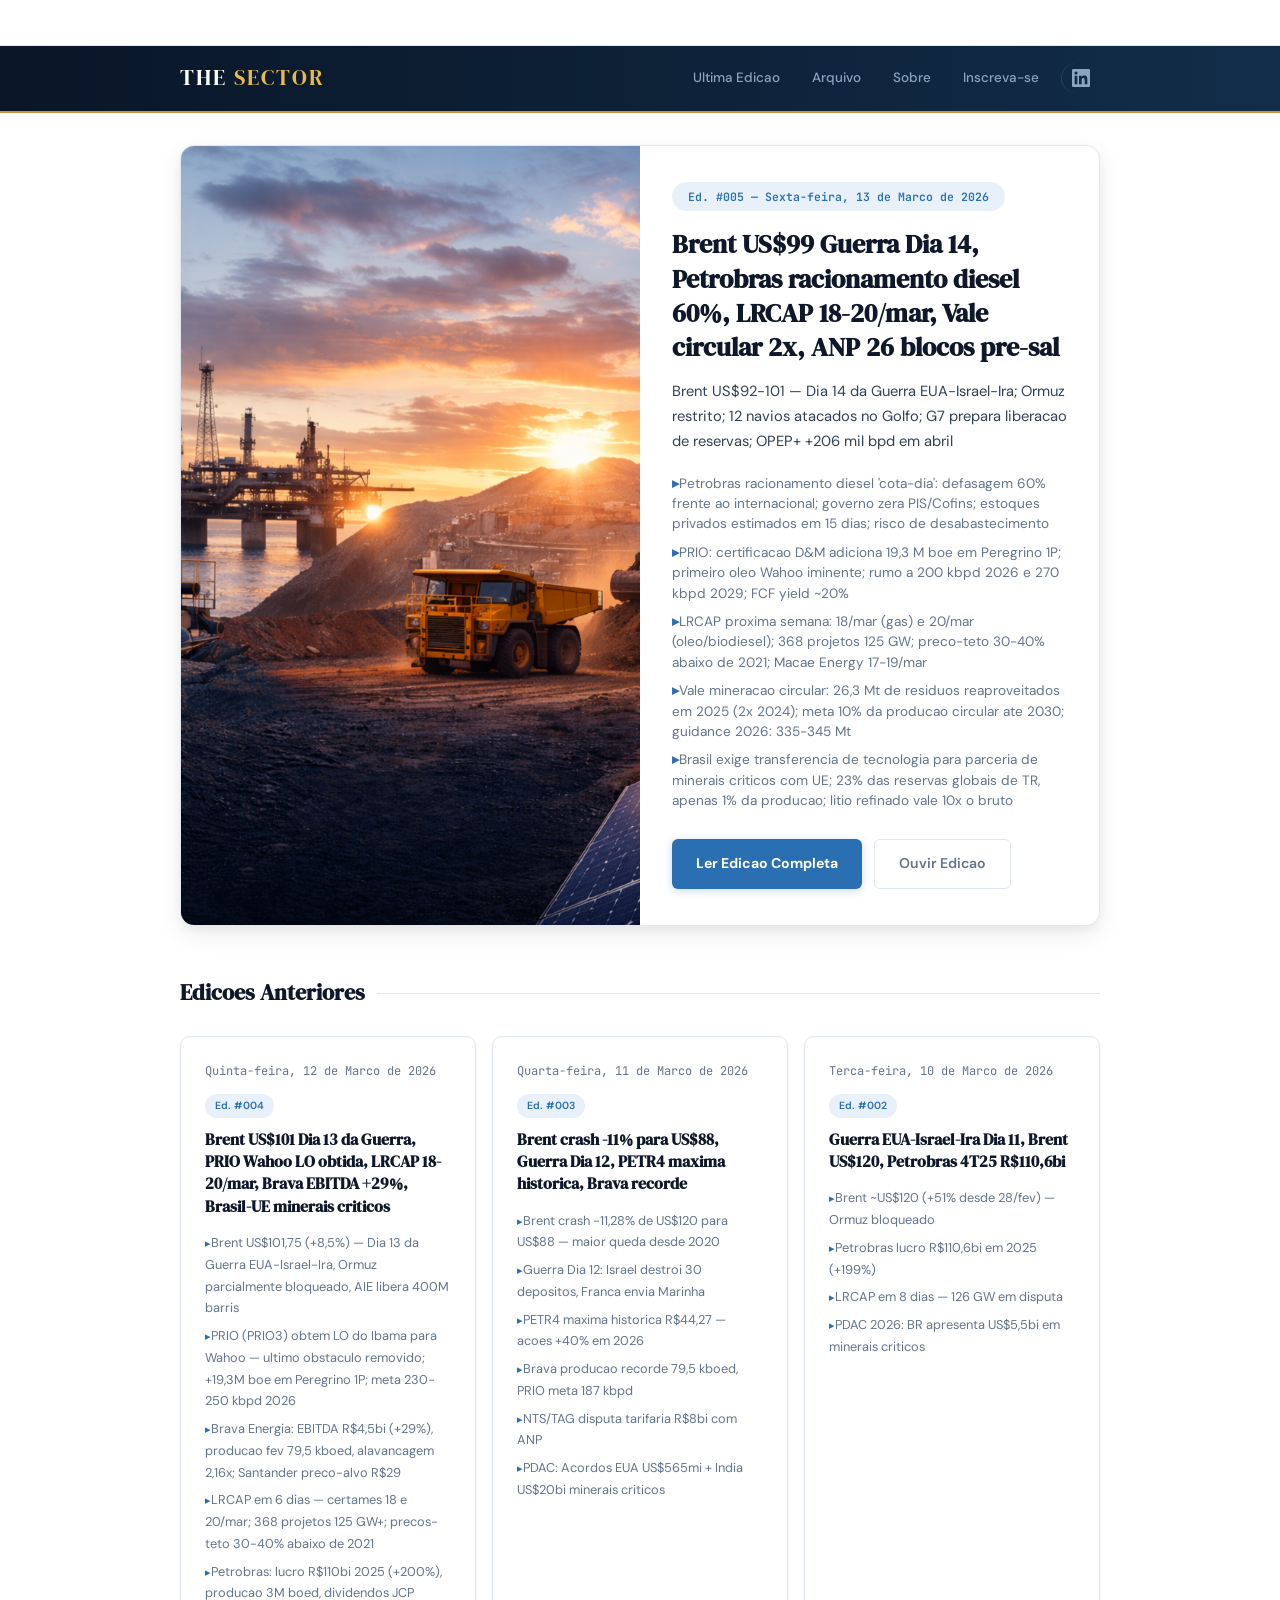
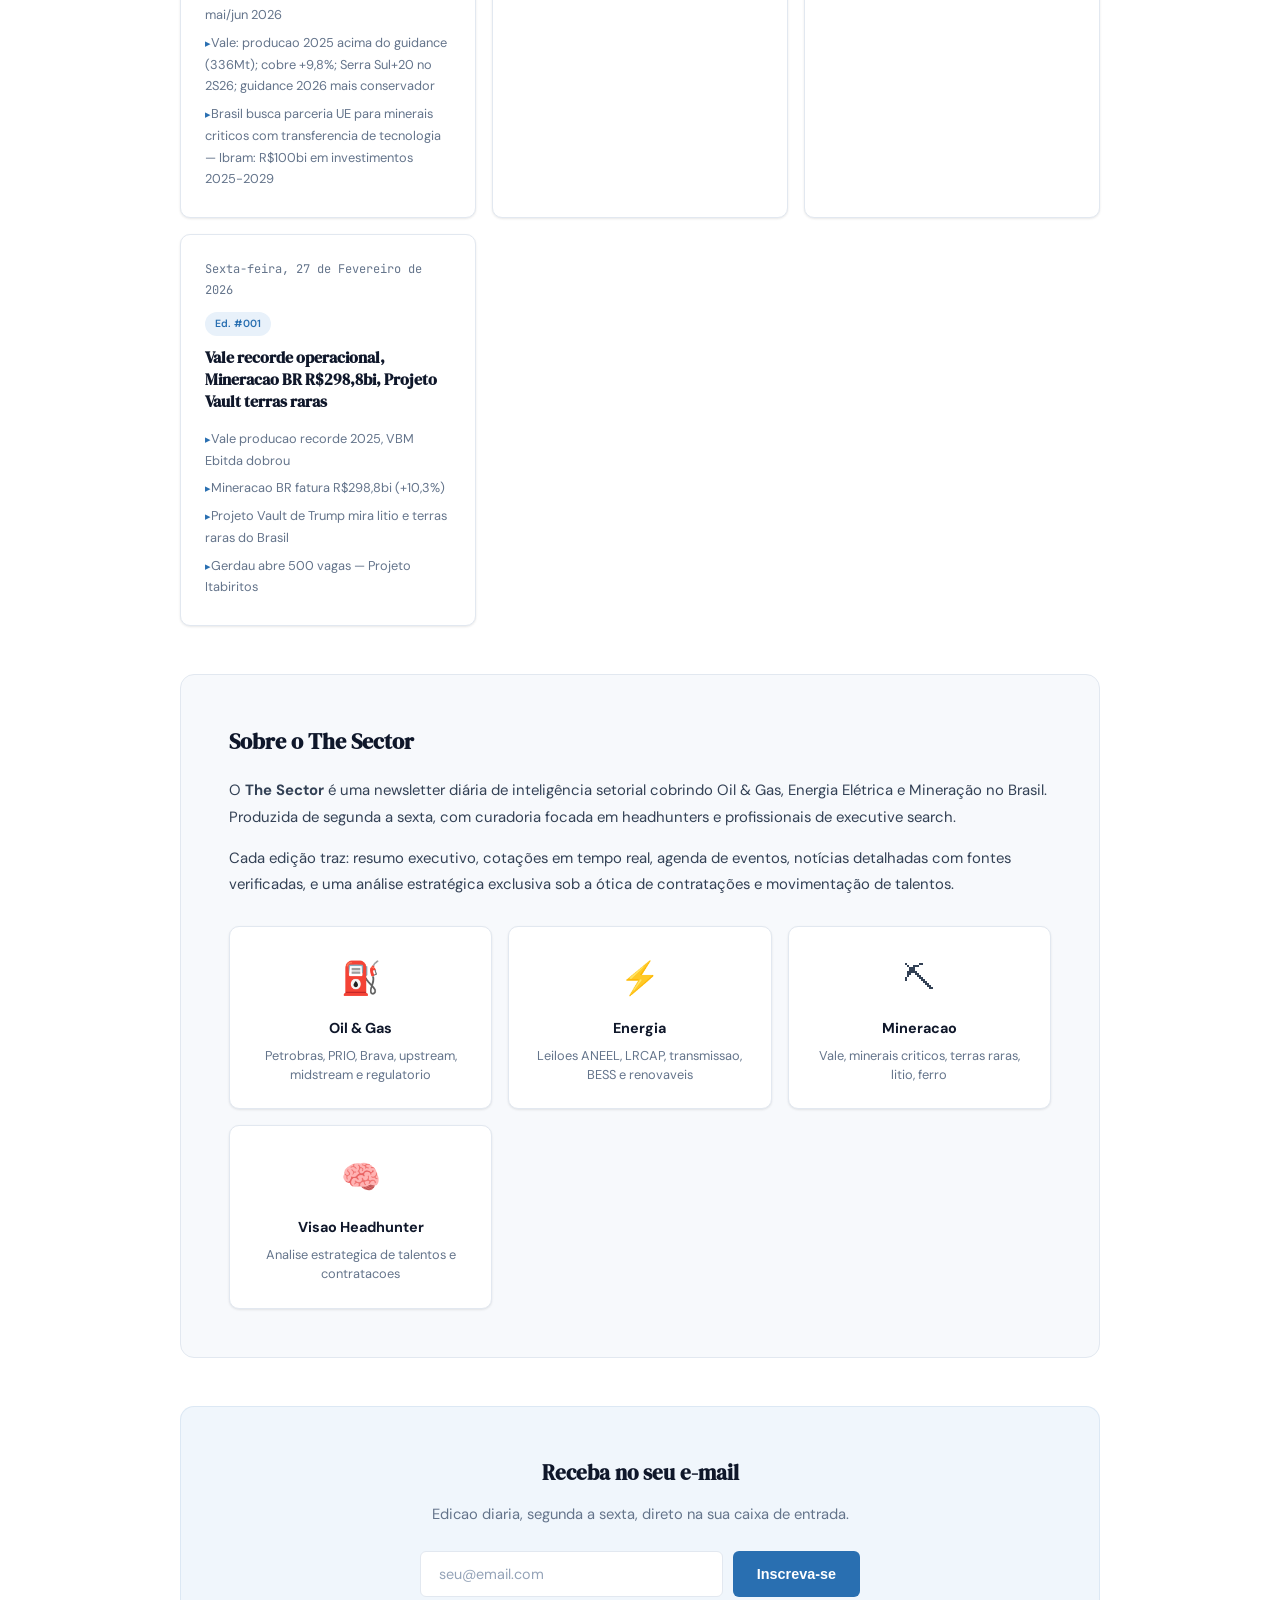
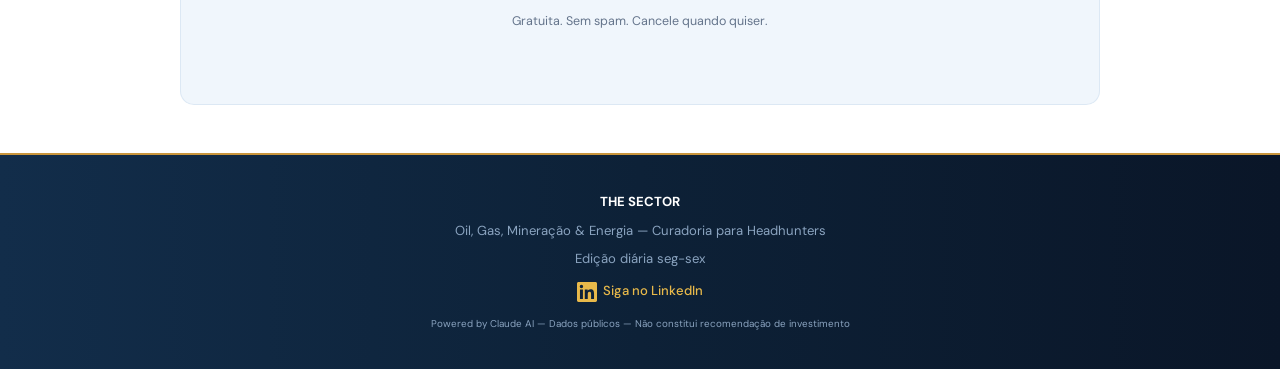
<file: index.html>
<!DOCTYPE html>
<html lang="pt-BR">
<head>
<meta charset="UTF-8">
<meta name="viewport" content="width=device-width, initial-scale=1.0">
<title>The Sector — Oil, Gas, Mineração & Energia</title>
<meta name="description" content="Newsletter diária de inteligência setorial em Oil & Gas, Energia e Mineração do Brasil. Curadoria para headhunters e executivos.">
<meta property="og:title" content="The Sector — Oil, Gas, Mineração & Energia">
<meta property="og:description" content="Newsletter diária de Oil, Gas, Energia e Mineração do Brasil">
<meta property="og:type" content="website">
<meta property="og:url" content="https://thesector.com.br/">
<meta name="twitter:card" content="summary_large_image">
<link rel="stylesheet" href="css/theme.css">
<link rel="stylesheet" href="css/portal.css">
</head>
<body>

<!-- TRADINGVIEW LIVE TICKER -->
<div class="live-ticker-bar">
  <div class="tradingview-widget-container">
    <div class="tradingview-widget-container__widget"></div>
    <script type="text/javascript" src="https://s3.tradingview.com/external-embedding/embed-widget-ticker-tape.js" async>
    {
      "symbols": [
        {"proName": "FX_IDC:USDBRL", "title": "USD/BRL"},
        {"proName": "TVC:UKOIL", "title": "Brent"},
        {"proName": "BITSTAMP:BTCUSD", "title": "BTC/USD"},
        {"proName": "TVC:GOLD", "title": "Ouro"},
        {"proName": "BMFBOVESPA:IBOV", "title": "Ibovespa"},
        {"proName": "BMFBOVESPA:PETR4", "title": "PETR4"},
        {"proName": "BMFBOVESPA:PRIO3", "title": "PRIO3"},
        {"proName": "BMFBOVESPA:BRAV3", "title": "BRAV3"},
        {"proName": "BMFBOVESPA:RECV3", "title": "RECV3"},
        {"proName": "BMFBOVESPA:ENEV3", "title": "ENEV3"},
        {"proName": "BMFBOVESPA:VALE3", "title": "VALE3"},
        {"proName": "BMFBOVESPA:CMIN3", "title": "CMIN3"},
        {"proName": "BMFBOVESPA:ELET3", "title": "ELET3"},
        {"proName": "BMFBOVESPA:TAEE11", "title": "TAEE11"},
        {"proName": "BMFBOVESPA:AESB3", "title": "AES Brasil"},
        {"proName": "COMEX:HG1!", "title": "Cobre"},
        {"proName": "NYMEX:NG1!", "title": "Gas Natural"}
      ],
      "showSymbolLogo": false,
      "isTransparent": false,
      "displayMode": "regular",
      "colorTheme": "light",
      "locale": "br"
    }
    </script>
  </div>
</div>

<!-- NAV -->
<nav class="portal-nav">
  <div class="portal-nav-inner">
    <a href="./" class="portal-logo">The <span>Sector</span></a>
    <div class="portal-nav-links">
      <a href="#ultima">Ultima Edicao</a>
      <a href="#arquivo">Arquivo</a>
      <a href="#sobre">Sobre</a>
      <a href="#assinar">Inscreva-se</a>
      <a href="https://www.linkedin.com/company/the-sector-news/" target="_blank" rel="noopener" class="nav-linkedin" title="LinkedIn">
        <svg width="18" height="18" viewBox="0 0 24 24" fill="currentColor"><path d="M20.447 20.452h-3.554v-5.569c0-1.328-.027-3.037-1.852-3.037-1.853 0-2.136 1.445-2.136 2.939v5.667H9.351V9h3.414v1.561h.046c.477-.9 1.637-1.85 3.37-1.85 3.601 0 4.267 2.37 4.267 5.455v6.286zM5.337 7.433a2.062 2.062 0 01-2.063-2.065 2.064 2.064 0 112.063 2.065zm1.782 13.019H3.555V9h3.564v11.452zM22.225 0H1.771C.792 0 0 .774 0 1.729v20.542C0 23.227.792 24 1.771 24h20.451C23.2 24 24 23.227 24 22.271V1.729C24 .774 23.2 0 22.222 0h.003z"/></svg>
      </a>
    </div>
  </div>
</nav>

<!-- HERO: Featured Story -->
<section class="portal-hero" id="ultima">
  <div class="hero-featured" id="hero-card">
    <div class="hero-featured-image" id="hero-image">
      <img src="assets/hero-portal.png" alt="The Sector — Oil, Gas, Mineração & Energia" id="hero-img">
    </div>
    <div class="hero-featured-content">
      <div class="hero-badge" id="hero-badge">Carregando...</div>
      <h2 id="hero-title">The Sector</h2>
      <p class="hero-excerpt" id="hero-excerpt">Carregando edicao mais recente...</p>
      <ul class="hero-highlights" id="hero-highlights">
        <li>Carregando...</li>
      </ul>
      <div class="hero-actions" id="hero-actions">
        <a href="#" class="btn-primary" id="hero-read-btn">Ler Edicao Completa</a>
        <a href="#" class="btn-secondary" id="hero-listen-btn">Ouvir Edicao</a>
      </div>
    </div>
  </div>
</section>

<!-- ARCHIVE -->
<section class="archive-section" id="arquivo">
  <h2>Edicoes Anteriores</h2>
  <div class="archive-grid" id="archive-grid">
    <div class="archive-empty">Carregando arquivo...</div>
  </div>
</section>

<!-- ABOUT -->
<section class="about-section" id="sobre">
  <div class="about-card">
    <h2>Sobre o The Sector</h2>
    <p>O <strong>The Sector</strong> é uma newsletter diária de inteligência setorial cobrindo Oil & Gas, Energia Elétrica e Mineração no Brasil. Produzida de segunda a sexta, com curadoria focada em headhunters e profissionais de executive search.</p>
    <p>Cada edição traz: resumo executivo, cotações em tempo real, agenda de eventos, notícias detalhadas com fontes verificadas, e uma análise estratégica exclusiva sob a ótica de contratações e movimentação de talentos.</p>
    <div class="about-features">
      <div class="about-feature">
        <div class="about-feature-icon">&#9981;</div>
        <h4>Oil & Gas</h4>
        <p>Petrobras, PRIO, Brava, upstream, midstream e regulatorio</p>
      </div>
      <div class="about-feature">
        <div class="about-feature-icon">&#9889;</div>
        <h4>Energia</h4>
        <p>Leiloes ANEEL, LRCAP, transmissao, BESS e renovaveis</p>
      </div>
      <div class="about-feature">
        <div class="about-feature-icon">&#9935;</div>
        <h4>Mineracao</h4>
        <p>Vale, minerais criticos, terras raras, litio, ferro</p>
      </div>
      <div class="about-feature">
        <div class="about-feature-icon">&#129504;</div>
        <h4>Visao Headhunter</h4>
        <p>Analise estrategica de talentos e contratacoes</p>
      </div>
    </div>
  </div>
</section>

<!-- SUBSCRIBE -->
<section class="subscribe-section" id="assinar">
  <div class="subscribe-card">
    <h2>Receba no seu e-mail</h2>
    <p>Edicao diaria, segunda a sexta, direto na sua caixa de entrada.</p>
    <form class="subscribe-form" id="subscribe-form"
          action="https://docs.google.com/forms/d/e/1FAIpQLSeUaLGdgZc-oFP6d4fuT61I4hr-hy4Jbo8SQ2uoLYKiJfTTlg/formResponse"
          target="subscribe-iframe" method="POST" onsubmit="handleSubscribe(event)">
      <input type="email" name="entry.1602349099" id="subscribe-email" placeholder="seu@email.com" required>
      <button type="submit" id="subscribe-btn">Inscreva-se</button>
    </form>
    <p id="subscribe-msg" style="font-size:0.78em; color:var(--text-dim); margin-top:14px;">Gratuita. Sem spam. Cancele quando quiser.</p>
    <iframe name="subscribe-iframe" style="display:none;"></iframe>
  </div>
</section>
<script>
function handleSubscribe(e) {
  var email = document.getElementById('subscribe-email');
  var btn = document.getElementById('subscribe-btn');
  var msg = document.getElementById('subscribe-msg');
  if (!email.value) return;
  btn.disabled = true;
  btn.textContent = 'Enviando...';
  setTimeout(function() {
    email.style.display = 'none';
    btn.style.display = 'none';
    msg.style.color = 'var(--up)';
    msg.style.fontSize = '0.95em';
    msg.style.fontWeight = '600';
    msg.textContent = 'Inscricao confirmada! Voce recebera o The Sector de seg a sex as 8h.';
  }, 1500);
}
</script>

<!-- FOOTER -->
<footer class="portal-footer">
  <p><strong>THE SECTOR</strong></p>
  <p style="margin-top:6px;">Oil, Gas, Mineração & Energia — Curadoria para Headhunters</p>
  <p style="margin-top:6px;">Edição diária seg-sex</p>
  <p style="margin-top:10px;"><a href="https://www.linkedin.com/company/the-sector-news/" target="_blank" rel="noopener" class="footer-linkedin" title="Siga no LinkedIn">
    <svg width="20" height="20" viewBox="0 0 24 24" fill="currentColor" style="vertical-align:middle;margin-right:6px;"><path d="M20.447 20.452h-3.554v-5.569c0-1.328-.027-3.037-1.852-3.037-1.853 0-2.136 1.445-2.136 2.939v5.667H9.351V9h3.414v1.561h.046c.477-.9 1.637-1.85 3.37-1.85 3.601 0 4.267 2.37 4.267 5.455v6.286zM5.337 7.433a2.062 2.062 0 01-2.063-2.065 2.064 2.064 0 112.063 2.065zm1.782 13.019H3.555V9h3.564v11.452zM22.225 0H1.771C.792 0 0 .774 0 1.729v20.542C0 23.227.792 24 1.771 24h20.451C23.2 24 24 23.227 24 22.271V1.729C24 .774 23.2 0 22.222 0h.003z"/></svg>Siga no LinkedIn</a></p>
  <p style="margin-top:14px; font-size:0.75em;">Powered by Claude AI — Dados públicos — Não constitui recomendação de investimento</p>
</footer>

<script src="js/portal.js"></script>
</body>
</html>
</file>
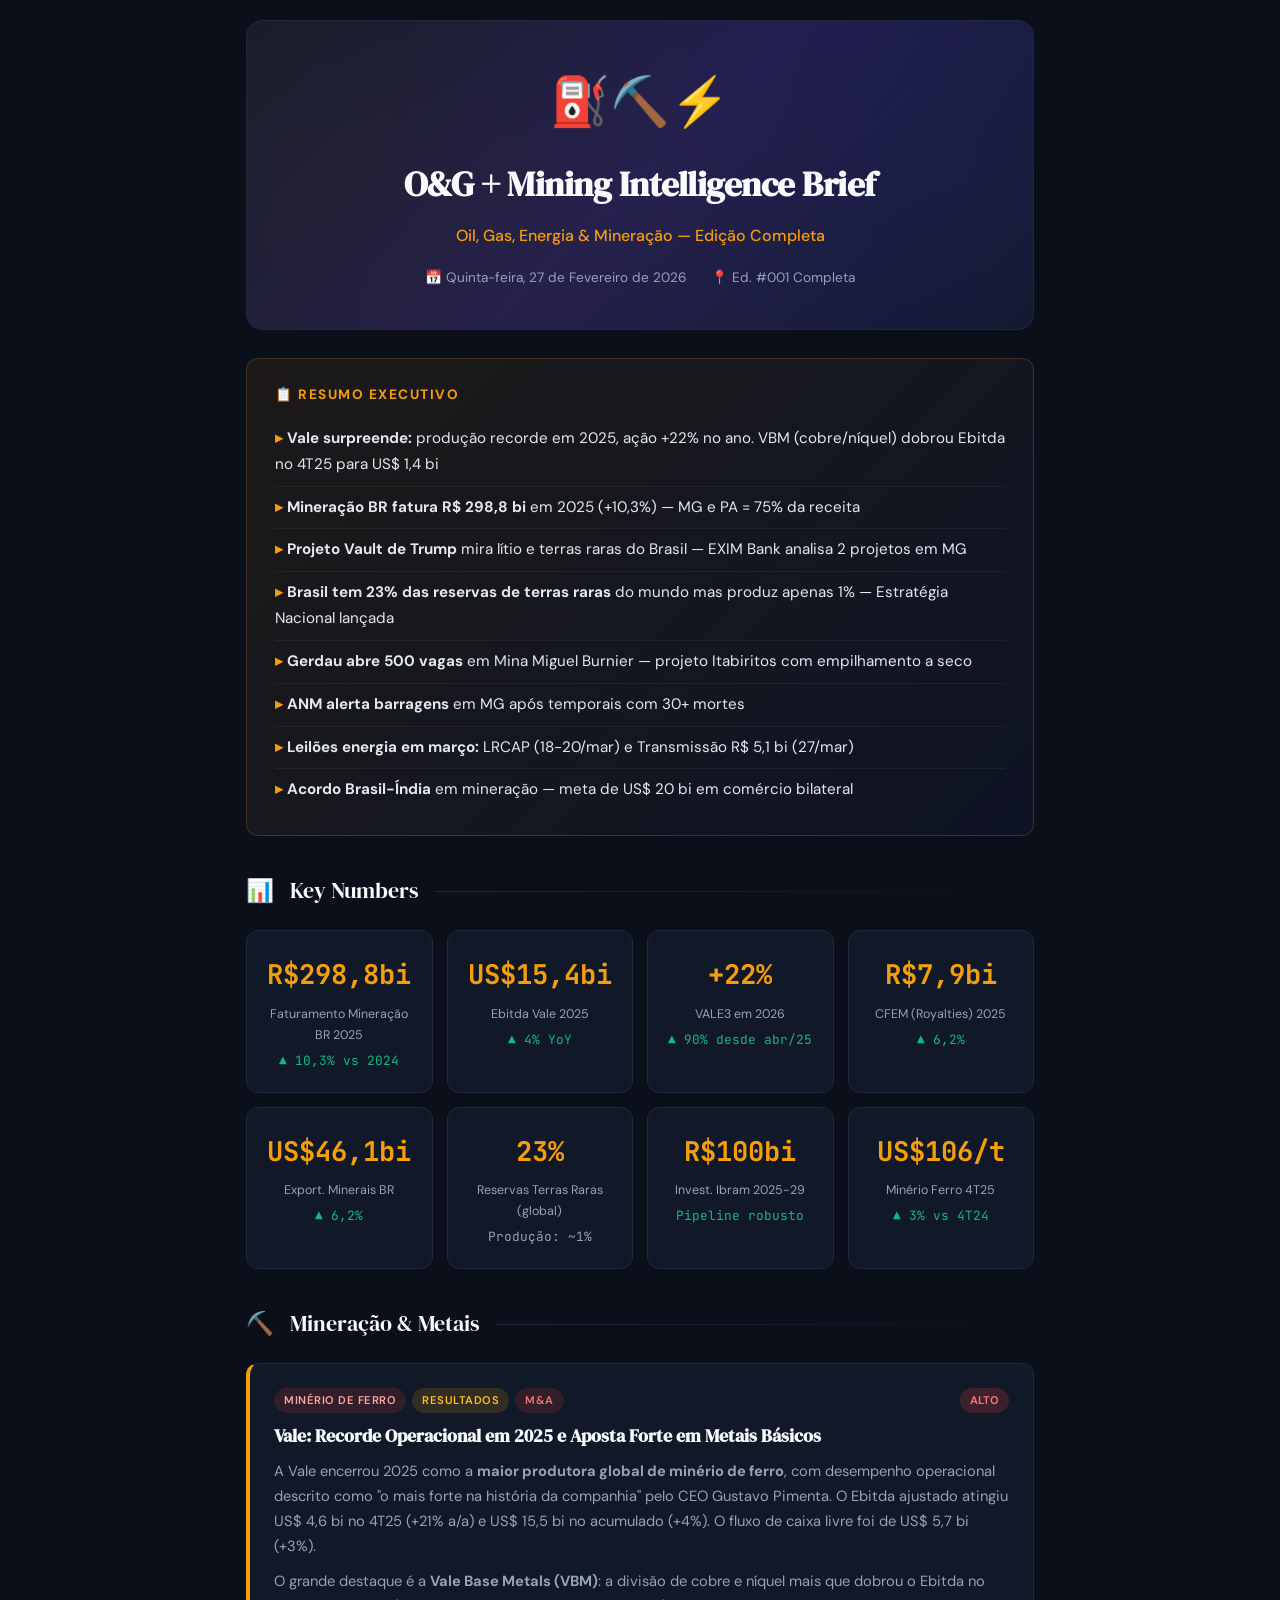
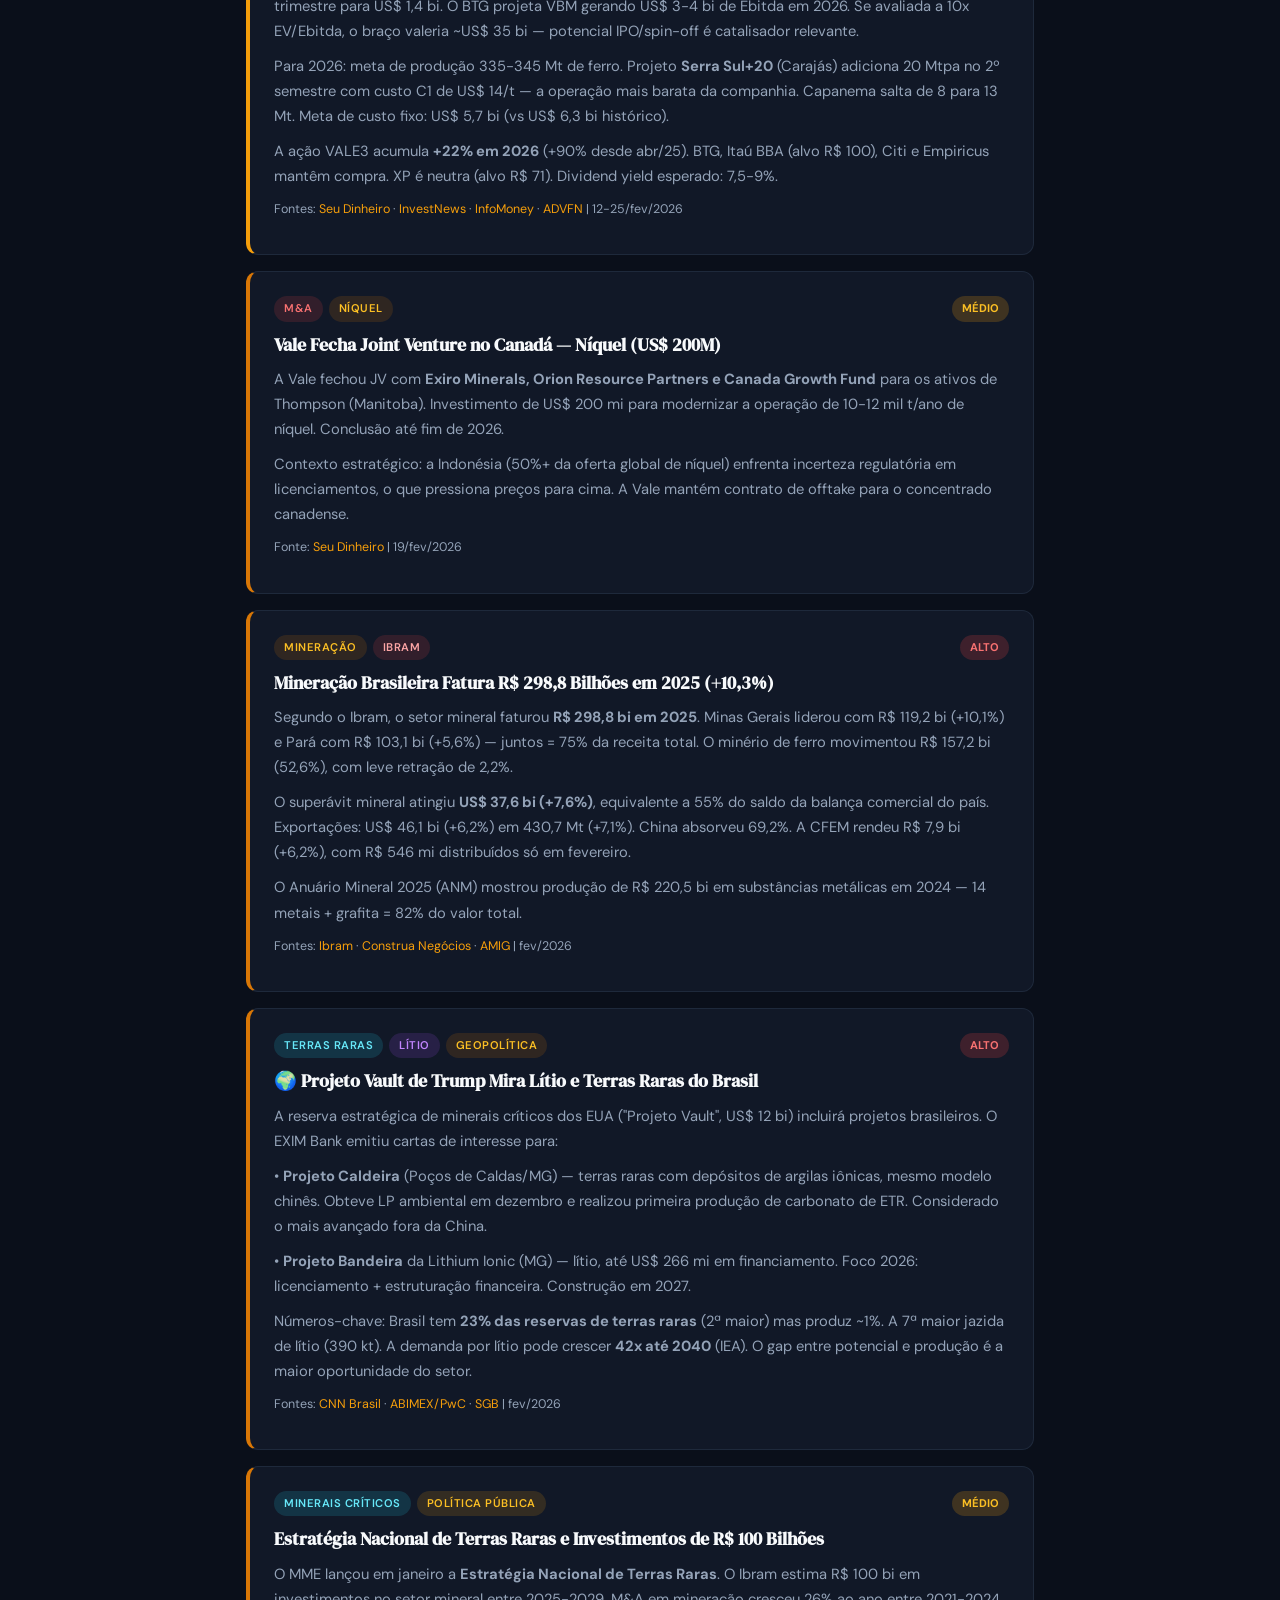
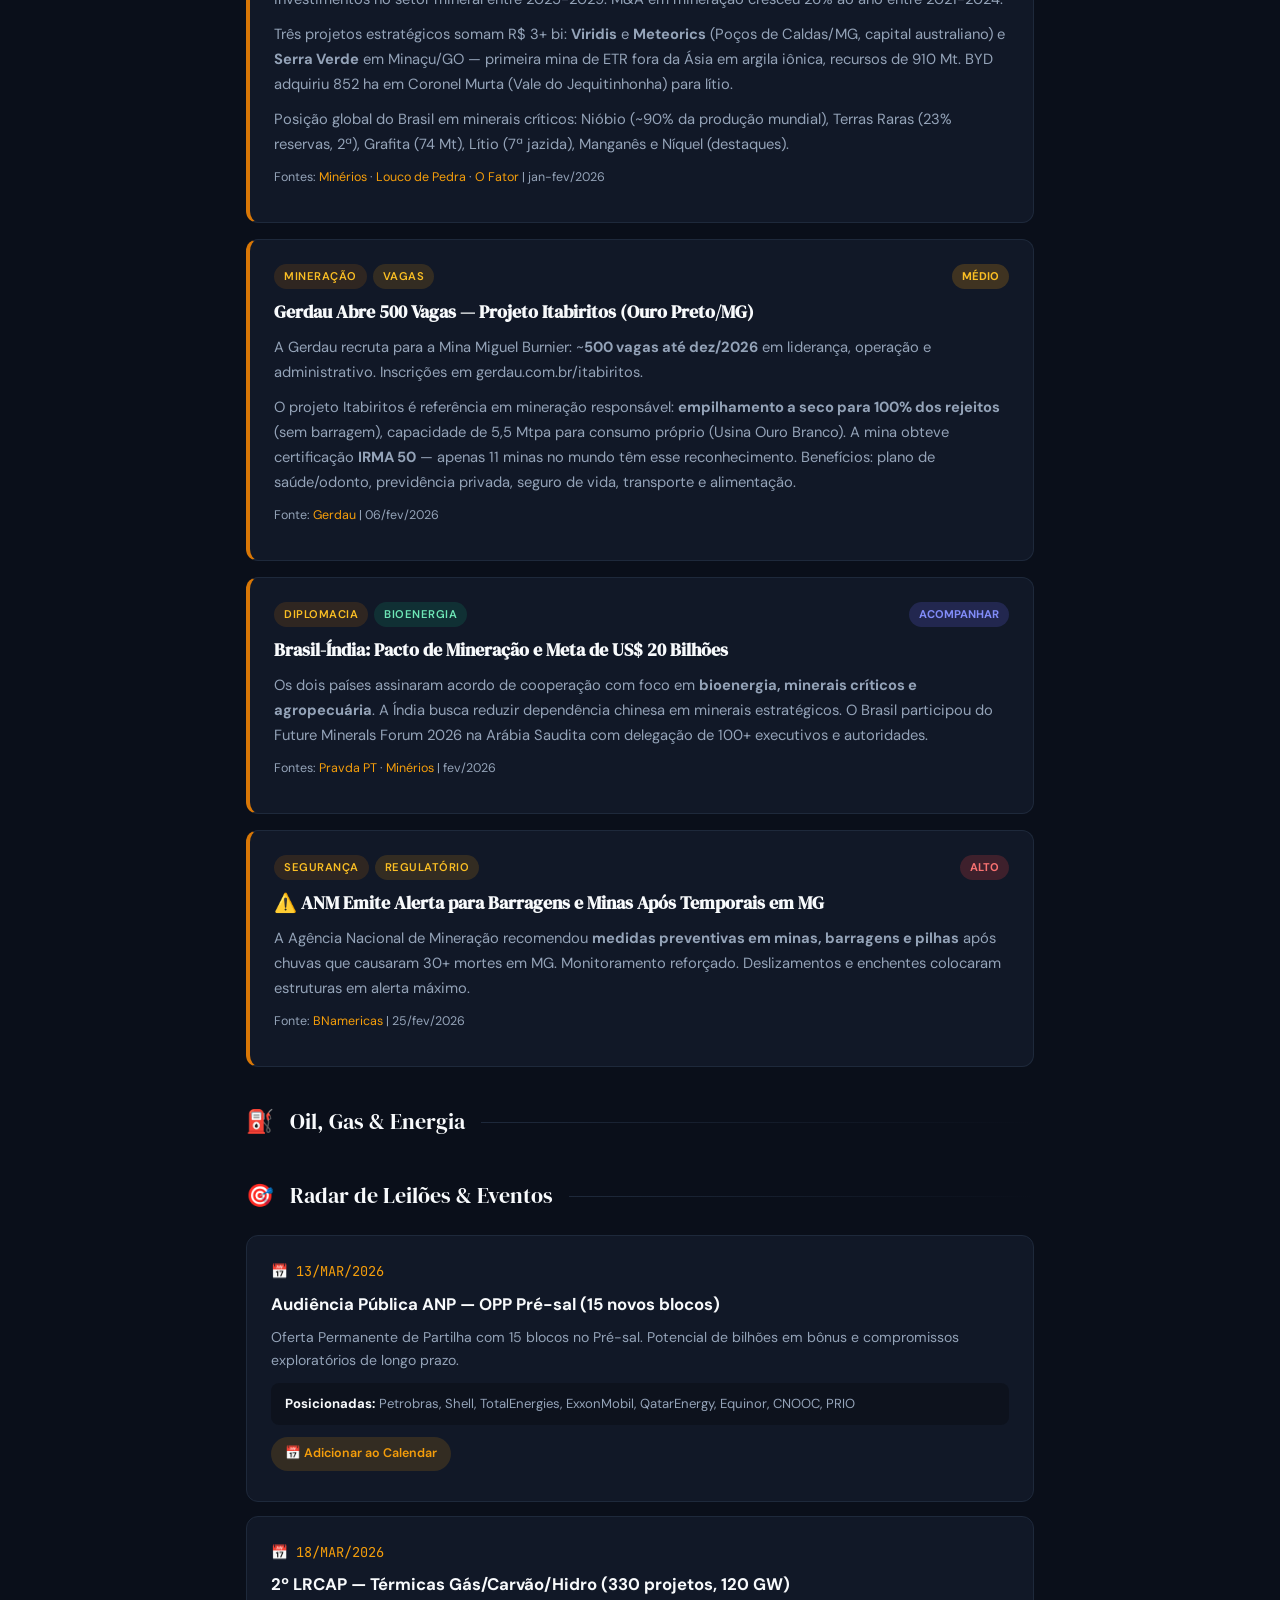
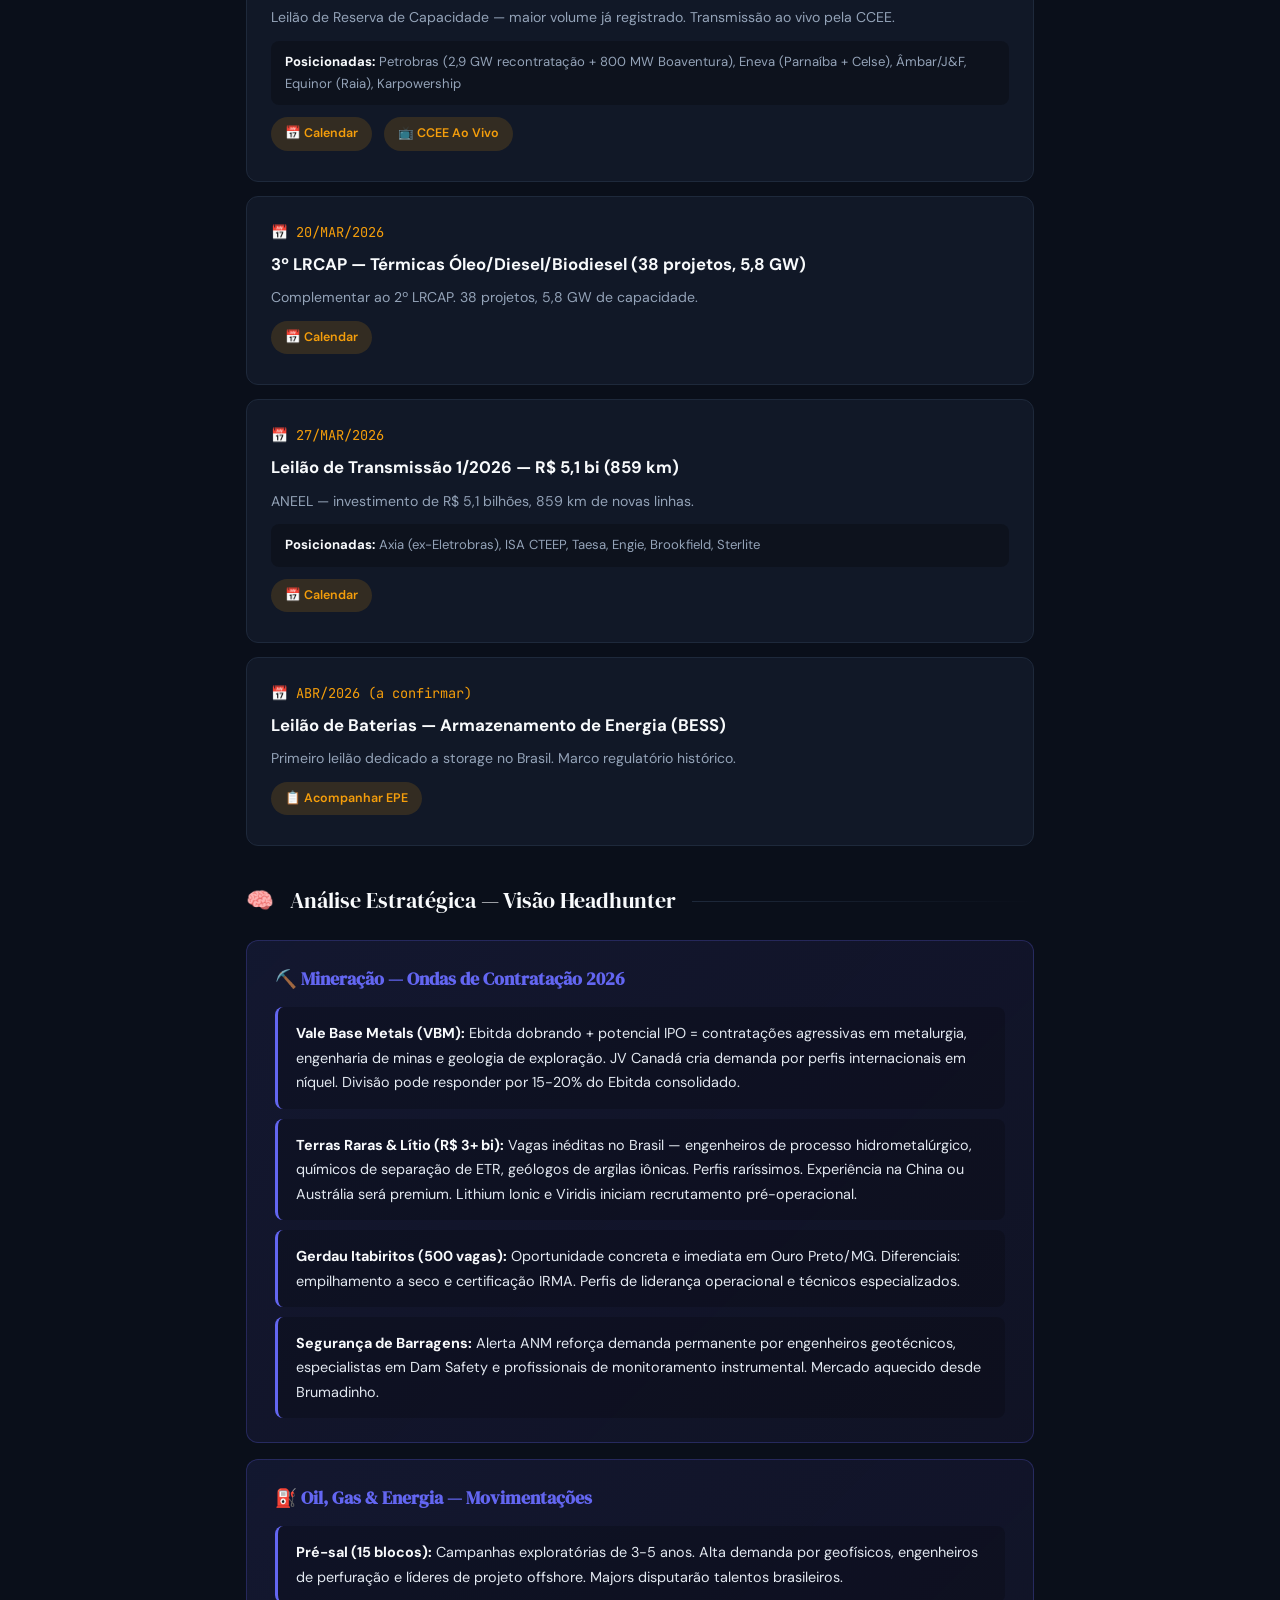
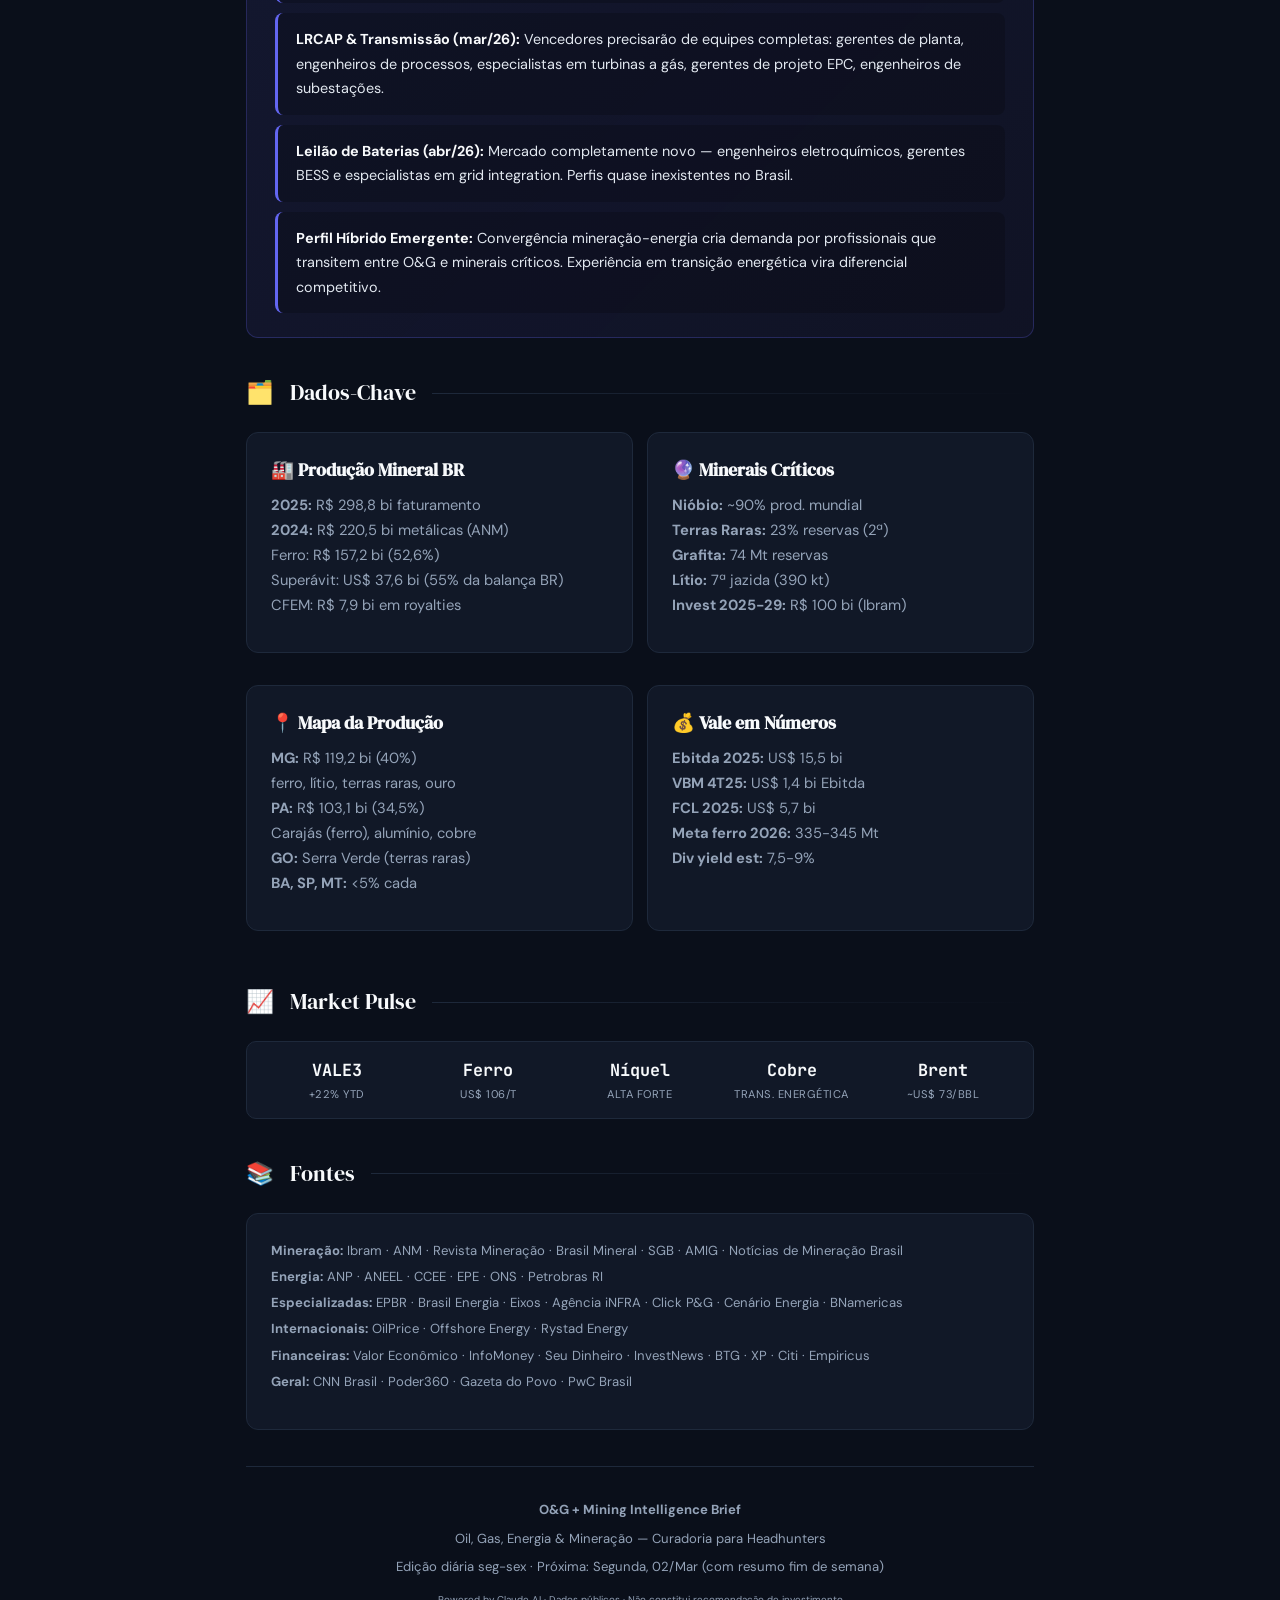
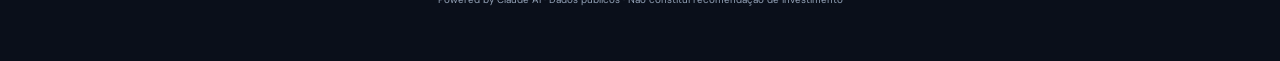
<file: index_1.html>
<!DOCTYPE html>
<html lang="pt-BR">
<head>
<meta charset="UTF-8">
<meta name="viewport" content="width=device-width, initial-scale=1.0">
<title>O&G + Mining Intelligence Brief | 27 Fev 2026</title>
<link href="https://fonts.googleapis.com/css2?family=DM+Serif+Display&family=DM+Sans:wght@400;500;700&family=JetBrains+Mono:wght@400;500&display=swap" rel="stylesheet">
<style>
:root {
  --bg: #0a0f1a;
  --card: #111827;
  --card-hover: #1a2332;
  --border: #1e293b;
  --accent: #f59e0b;
  --accent2: #10b981;
  --accent3: #6366f1;
  --accent4: #ef4444;
  --accent5: #8b5cf6;
  --accent6: #ec4899;
  --text: #e2e8f0;
  --text-dim: #94a3b8;
  --text-bright: #f8fafc;
  --mining: #d97706;
  --oil: #3b82f6;
  --energy: #10b981;
}
* { margin:0; padding:0; box-sizing:border-box; }
body { background:var(--bg); color:var(--text); font-family:'DM Sans',sans-serif; line-height:1.7; }
.container { max-width:820px; margin:0 auto; padding:20px 16px; }
.header {
  background: linear-gradient(135deg, #0f172a 0%, #1e1b4b 50%, #0f172a 100%);
  border: 1px solid var(--border);
  border-radius: 16px;
  padding: 40px 32px;
  text-align: center;
  margin-bottom: 28px;
  position: relative;
  overflow: hidden;
}
.header::before {
  content: '';
  position: absolute;
  top: -50%; left: -50%;
  width: 200%; height: 200%;
  background: radial-gradient(circle at 30% 50%, rgba(245,158,11,0.06) 0%, transparent 50%),
              radial-gradient(circle at 70% 50%, rgba(99,102,241,0.06) 0%, transparent 50%);
}
.header-icon { font-size: 48px; margin-bottom: 12px; position: relative; }
.header h1 {
  font-family: 'DM Serif Display', serif;
  font-size: 2.2em;
  color: var(--text-bright);
  letter-spacing: -0.5px;
  position: relative;
}
.header-sub {
  font-size: 1em;
  color: var(--accent);
  margin-top: 8px;
  font-weight: 500;
  position: relative;
}
.header-meta {
  display: flex;
  justify-content: center;
  gap: 24px;
  margin-top: 16px;
  font-size: 0.85em;
  color: var(--text-dim);
  position: relative;
  flex-wrap: wrap;
}
.section-divider {
  display: flex;
  align-items: center;
  gap: 16px;
  margin: 36px 0 20px;
  font-family: 'DM Serif Display', serif;
  font-size: 1.4em;
  color: var(--text-bright);
}
.section-divider::after {
  content: '';
  flex: 1;
  height: 1px;
  background: linear-gradient(90deg, var(--border), transparent);
}
.exec-summary {
  background: linear-gradient(135deg, rgba(245,158,11,0.08), rgba(99,102,241,0.05));
  border: 1px solid rgba(245,158,11,0.2);
  border-radius: 12px;
  padding: 24px 28px;
  margin-bottom: 24px;
}
.exec-summary h3 {
  color: var(--accent);
  font-size: 0.85em;
  text-transform: uppercase;
  letter-spacing: 1.5px;
  margin-bottom: 12px;
}
.exec-summary ul { list-style: none; }
.exec-summary li {
  padding: 8px 0;
  border-bottom: 1px solid rgba(255,255,255,0.05);
  font-size: 0.95em;
}
.exec-summary li:last-child { border: none; }
.exec-summary li::before { content: '▸ '; color: var(--accent); font-weight: bold; }
.numbers-grid {
  display: grid;
  grid-template-columns: repeat(auto-fit, minmax(175px, 1fr));
  gap: 14px;
  margin-bottom: 28px;
}
.num-card {
  background: var(--card);
  border: 1px solid var(--border);
  border-radius: 12px;
  padding: 20px;
  text-align: center;
  transition: transform 0.2s;
}
.num-card:hover { transform: translateY(-2px); border-color: var(--accent); }
.num-card .value {
  font-family: 'JetBrains Mono', monospace;
  font-size: 1.7em;
  font-weight: 700;
  color: var(--accent);
}
.num-card .label { font-size: 0.78em; color: var(--text-dim); margin-top: 6px; }
.num-card .change { font-family: 'JetBrains Mono', monospace; font-size: 0.8em; margin-top: 4px; }
.up { color: #10b981; }
.down { color: #ef4444; }
.neutral { color: var(--text-dim); }
.news-card {
  background: var(--card);
  border: 1px solid var(--border);
  border-radius: 12px;
  padding: 24px;
  margin-bottom: 16px;
  transition: border-color 0.2s;
}
.news-card:hover { border-color: rgba(245,158,11,0.3); }
.news-card.featured { border-left: 4px solid var(--accent); }
.news-card.mining-card { border-left: 4px solid var(--mining); }
.news-card.energy-card { border-left: 4px solid var(--energy); }
.card-header {
  display: flex;
  justify-content: space-between;
  align-items: flex-start;
  margin-bottom: 10px;
  flex-wrap: wrap;
  gap: 8px;
}
.tags { display: flex; flex-wrap: wrap; gap: 6px; }
.tag {
  font-size: 0.7em;
  padding: 3px 10px;
  border-radius: 20px;
  font-weight: 600;
  text-transform: uppercase;
  letter-spacing: 0.5px;
}
.tag-ma { background: rgba(239,68,68,0.15); color: #f87171; }
.tag-contrato { background: rgba(16,185,129,0.15); color: #34d399; }
.tag-anp { background: rgba(59,130,246,0.15); color: #60a5fa; }
.tag-midstream { background: rgba(139,92,246,0.15); color: #a78bfa; }
.tag-epc { background: rgba(236,72,153,0.15); color: #f472b6; }
.tag-corporativo { background: rgba(245,158,11,0.15); color: #fbbf24; }
.tag-gas { background: rgba(6,182,212,0.15); color: #22d3ee; }
.tag-mining { background: rgba(217,119,6,0.15); color: #fbbf24; }
.tag-litio { background: rgba(168,85,247,0.15); color: #c084fc; }
.tag-ferro { background: rgba(239,68,68,0.15); color: #fca5a5; }
.tag-terras-raras { background: rgba(34,211,238,0.15); color: #67e8f9; }
.tag-energia { background: rgba(16,185,129,0.15); color: #6ee7b7; }
.impact {
  font-size: 0.7em;
  padding: 3px 10px;
  border-radius: 20px;
  font-weight: 700;
  text-transform: uppercase;
}
.impact-high { background: rgba(239,68,68,0.2); color: #f87171; }
.impact-medium { background: rgba(245,158,11,0.2); color: #fbbf24; }
.impact-watch { background: rgba(99,102,241,0.2); color: #818cf8; }
.news-card h3 {
  font-family: 'DM Serif Display', serif;
  font-size: 1.15em;
  color: var(--text-bright);
  margin-bottom: 10px;
  line-height: 1.4;
}
.news-card p {
  font-size: 0.92em;
  color: var(--text-dim);
  line-height: 1.7;
  margin-bottom: 10px;
}
.news-card .source { font-size: 0.78em; color: var(--text-dim); }
.news-card .source a { color: var(--accent); text-decoration: none; }
.news-card .source a:hover { text-decoration: underline; }
.news-image {
  width: 100%;
  height: 200px;
  object-fit: cover;
  border-radius: 8px;
  margin-bottom: 14px;
  background: var(--border);
}
.image-banner {
  width: 100%;
  height: 180px;
  object-fit: cover;
  border-radius: 12px;
  margin-bottom: 20px;
  border: 1px solid var(--border);
}
.headhunter-box {
  background: linear-gradient(135deg, rgba(99,102,241,0.1), rgba(139,92,246,0.05));
  border: 1px solid rgba(99,102,241,0.25);
  border-radius: 12px;
  padding: 24px 28px;
  margin-bottom: 16px;
}
.headhunter-box h3 {
  color: var(--accent3);
  font-family: 'DM Serif Display', serif;
  font-size: 1.1em;
  margin-bottom: 12px;
}
.headhunter-box .insight {
  background: rgba(0,0,0,0.2);
  border-radius: 8px;
  padding: 14px 18px;
  margin-bottom: 10px;
  font-size: 0.9em;
  border-left: 3px solid var(--accent3);
}
.headhunter-box .insight:last-child { margin-bottom: 0; }
.headhunter-box .insight strong { color: var(--text-bright); }
.radar-card {
  background: var(--card);
  border: 1px solid var(--border);
  border-radius: 12px;
  padding: 24px;
  margin-bottom: 14px;
}
.radar-card .event-date {
  font-family: 'JetBrains Mono', monospace;
  font-size: 0.85em;
  color: var(--accent);
  margin-bottom: 6px;
}
.radar-card h4 { font-size: 1.05em; color: var(--text-bright); margin-bottom: 8px; }
.radar-card .details { font-size: 0.88em; color: var(--text-dim); margin-bottom: 12px; line-height: 1.6; }
.radar-card .companies {
  font-size: 0.82em;
  padding: 10px 14px;
  background: rgba(0,0,0,0.25);
  border-radius: 8px;
  margin-bottom: 12px;
  color: var(--text-dim);
}
.radar-card .companies strong { color: var(--text-bright); }
.calendar-btn {
  display: inline-block;
  font-size: 0.78em;
  padding: 6px 14px;
  background: rgba(245,158,11,0.15);
  color: var(--accent);
  border-radius: 20px;
  text-decoration: none;
  font-weight: 600;
  transition: background 0.2s;
  margin-right: 8px;
  margin-bottom: 6px;
}
.calendar-btn:hover { background: rgba(245,158,11,0.25); }
.two-col {
  display: grid;
  grid-template-columns: 1fr 1fr;
  gap: 14px;
  margin-bottom: 16px;
}
.stats-bar {
  display: flex;
  justify-content: space-between;
  background: var(--card);
  border: 1px solid var(--border);
  border-radius: 10px;
  padding: 14px 20px;
  margin-bottom: 24px;
  flex-wrap: wrap;
  gap: 12px;
}
.stat-item { text-align: center; flex: 1; min-width: 90px; }
.stat-item .stat-val {
  font-family: 'JetBrains Mono', monospace;
  font-size: 1.05em;
  font-weight: 700;
  color: var(--text-bright);
}
.stat-item .stat-label {
  font-size: 0.7em;
  color: var(--text-dim);
  text-transform: uppercase;
  letter-spacing: 0.5px;
}
.footer {
  text-align: center;
  padding: 32px 20px;
  border-top: 1px solid var(--border);
  margin-top: 36px;
  font-size: 0.82em;
  color: var(--text-dim);
}
.footer a { color: var(--accent); text-decoration: none; }
@media (max-width: 640px) {
  .header h1 { font-size: 1.6em; }
  .two-col { grid-template-columns: 1fr; }
  .numbers-grid { grid-template-columns: repeat(2, 1fr); }
  .header-meta { flex-direction: column; align-items: center; gap: 8px; }
  .container { padding: 12px; }
}
</style>
</head>
<body>
<div class="container">

<!-- HEADER -->
<div class="header">
  <div class="header-icon">⛽⛏️⚡</div>
  <h1>O&G + Mining Intelligence Brief</h1>
  <div class="header-sub">Oil, Gas, Energia & Mineração — Edição Completa</div>
  <div class="header-meta">
    <span>📅 Quinta-feira, 27 de Fevereiro de 2026</span>
    <span>📍 Ed. #001 Completa</span>
  </div>
</div>

<!-- EXECUTIVE SUMMARY -->
<div class="exec-summary">
  <h3>📋 Resumo Executivo</h3>
  <ul>
    <li><strong>Vale surpreende:</strong> produção recorde em 2025, ação +22% no ano. VBM (cobre/níquel) dobrou Ebitda no 4T25 para US$ 1,4 bi</li>
    <li><strong>Mineração BR fatura R$ 298,8 bi</strong> em 2025 (+10,3%) — MG e PA = 75% da receita</li>
    <li><strong>Projeto Vault de Trump</strong> mira lítio e terras raras do Brasil — EXIM Bank analisa 2 projetos em MG</li>
    <li><strong>Brasil tem 23% das reservas de terras raras</strong> do mundo mas produz apenas 1% — Estratégia Nacional lançada</li>
    <li><strong>Gerdau abre 500 vagas</strong> em Mina Miguel Burnier — projeto Itabiritos com empilhamento a seco</li>
    <li><strong>ANM alerta barragens</strong> em MG após temporais com 30+ mortes</li>
    <li><strong>Leilões energia em março:</strong> LRCAP (18-20/mar) e Transmissão R$ 5,1 bi (27/mar)</li>
    <li><strong>Acordo Brasil-Índia</strong> em mineração — meta de US$ 20 bi em comércio bilateral</li>
  </ul>
</div>

<!-- KEY NUMBERS -->
<div class="section-divider"><span>📊</span> Key Numbers</div>

<div class="numbers-grid">
  <div class="num-card">
    <div class="value">R$298,8bi</div>
    <div class="label">Faturamento Mineração BR 2025</div>
    <div class="change up">▲ 10,3% vs 2024</div>
  </div>
  <div class="num-card">
    <div class="value">US$15,4bi</div>
    <div class="label">Ebitda Vale 2025</div>
    <div class="change up">▲ 4% YoY</div>
  </div>
  <div class="num-card">
    <div class="value">+22%</div>
    <div class="label">VALE3 em 2026</div>
    <div class="change up">▲ 90% desde abr/25</div>
  </div>
  <div class="num-card">
    <div class="value">R$7,9bi</div>
    <div class="label">CFEM (Royalties) 2025</div>
    <div class="change up">▲ 6,2%</div>
  </div>
  <div class="num-card">
    <div class="value">US$46,1bi</div>
    <div class="label">Export. Minerais BR</div>
    <div class="change up">▲ 6,2%</div>
  </div>
  <div class="num-card">
    <div class="value">23%</div>
    <div class="label">Reservas Terras Raras (global)</div>
    <div class="change neutral">Produção: ~1%</div>
  </div>
  <div class="num-card">
    <div class="value">R$100bi</div>
    <div class="label">Invest. Ibram 2025-29</div>
    <div class="change up">Pipeline robusto</div>
  </div>
  <div class="num-card">
    <div class="value">US$106/t</div>
    <div class="label">Minério Ferro 4T25</div>
    <div class="change up">▲ 3% vs 4T24</div>
  </div>
</div>

<!-- ===== MINERAÇÃO ===== -->
<div class="section-divider"><span>⛏️</span> Mineração & Metais</div>

<!-- VALE RESULTADOS -->
<div class="news-card featured">
  <div class="card-header">
    <div class="tags">
      <span class="tag tag-ferro">Minério de Ferro</span>
      <span class="tag tag-corporativo">Resultados</span>
      <span class="tag tag-ma">M&A</span>
    </div>
    <span class="impact impact-high">ALTO</span>
  </div>
  <h3>Vale: Recorde Operacional em 2025 e Aposta Forte em Metais Básicos</h3>
  <p>A Vale encerrou 2025 como a <strong>maior produtora global de minério de ferro</strong>, com desempenho operacional descrito como "o mais forte na história da companhia" pelo CEO Gustavo Pimenta. O Ebitda ajustado atingiu US$ 4,6 bi no 4T25 (+21% a/a) e US$ 15,5 bi no acumulado (+4%). O fluxo de caixa livre foi de US$ 5,7 bi (+3%).</p>
  <p>O grande destaque é a <strong>Vale Base Metals (VBM)</strong>: a divisão de cobre e níquel mais que dobrou o Ebitda no trimestre para US$ 1,4 bi. O BTG projeta VBM gerando US$ 3-4 bi de Ebitda em 2026. Se avaliada a 10x EV/Ebitda, o braço valeria ~US$ 35 bi — potencial IPO/spin-off é catalisador relevante.</p>
  <p>Para 2026: meta de produção 335-345 Mt de ferro. Projeto <strong>Serra Sul+20</strong> (Carajás) adiciona 20 Mtpa no 2º semestre com custo C1 de US$ 14/t — a operação mais barata da companhia. Capanema salta de 8 para 13 Mt. Meta de custo fixo: US$ 5,7 bi (vs US$ 6,3 bi histórico).</p>
  <p>A ação VALE3 acumula <strong>+22% em 2026</strong> (+90% desde abr/25). BTG, Itaú BBA (alvo R$ 100), Citi e Empiricus mantêm compra. XP é neutra (alvo R$ 71). Dividend yield esperado: 7,5-9%.</p>
  <p class="source">Fontes: <a href="https://www.seudinheiro.com" target="_blank">Seu Dinheiro</a> · <a href="https://investnews.com.br" target="_blank">InvestNews</a> · <a href="https://www.infomoney.com.br" target="_blank">InfoMoney</a> · <a href="https://br.advfn.com" target="_blank">ADVFN</a> | 12-25/fev/2026</p>
</div>

<!-- JV CANADÁ -->
<div class="news-card mining-card">
  <div class="card-header">
    <div class="tags">
      <span class="tag tag-ma">M&A</span>
      <span class="tag tag-mining">Níquel</span>
    </div>
    <span class="impact impact-medium">MÉDIO</span>
  </div>
  <h3>Vale Fecha Joint Venture no Canadá — Níquel (US$ 200M)</h3>
  <p>A Vale fechou JV com <strong>Exiro Minerals, Orion Resource Partners e Canada Growth Fund</strong> para os ativos de Thompson (Manitoba). Investimento de US$ 200 mi para modernizar a operação de 10-12 mil t/ano de níquel. Conclusão até fim de 2026.</p>
  <p>Contexto estratégico: a Indonésia (50%+ da oferta global de níquel) enfrenta incerteza regulatória em licenciamentos, o que pressiona preços para cima. A Vale mantém contrato de offtake para o concentrado canadense.</p>
  <p class="source">Fonte: <a href="https://www.seudinheiro.com" target="_blank">Seu Dinheiro</a> | 19/fev/2026</p>
</div>

<!-- FATURAMENTO SETOR -->
<div class="news-card mining-card">
  <div class="card-header">
    <div class="tags">
      <span class="tag tag-mining">Mineração</span>
      <span class="tag tag-ferro">Ibram</span>
    </div>
    <span class="impact impact-high">ALTO</span>
  </div>
  <h3>Mineração Brasileira Fatura R$ 298,8 Bilhões em 2025 (+10,3%)</h3>
  <p>Segundo o Ibram, o setor mineral faturou <strong>R$ 298,8 bi em 2025</strong>. Minas Gerais liderou com R$ 119,2 bi (+10,1%) e Pará com R$ 103,1 bi (+5,6%) — juntos = 75% da receita total. O minério de ferro movimentou R$ 157,2 bi (52,6%), com leve retração de 2,2%.</p>
  <p>O superávit mineral atingiu <strong>US$ 37,6 bi (+7,6%)</strong>, equivalente a 55% do saldo da balança comercial do país. Exportações: US$ 46,1 bi (+6,2%) em 430,7 Mt (+7,1%). China absorveu 69,2%. A CFEM rendeu R$ 7,9 bi (+6,2%), com R$ 546 mi distribuídos só em fevereiro.</p>
  <p>O Anuário Mineral 2025 (ANM) mostrou produção de R$ 220,5 bi em substâncias metálicas em 2024 — 14 metais + grafita = 82% do valor total.</p>
  <p class="source">Fontes: <a href="https://ibram.org.br" target="_blank">Ibram</a> · <a href="https://revistaconstrua.com.br" target="_blank">Construa Negócios</a> · <a href="https://amig.org.br" target="_blank">AMIG</a> | fev/2026</p>
</div>

<!-- TERRAS RARAS & LITIO -->
<div class="news-card mining-card">
  <div class="card-header">
    <div class="tags">
      <span class="tag tag-terras-raras">Terras Raras</span>
      <span class="tag tag-litio">Lítio</span>
      <span class="tag tag-mining">Geopolítica</span>
    </div>
    <span class="impact impact-high">ALTO</span>
  </div>
  <h3>🌍 Projeto Vault de Trump Mira Lítio e Terras Raras do Brasil</h3>
  <p>A reserva estratégica de minerais críticos dos EUA ("Projeto Vault", US$ 12 bi) incluirá projetos brasileiros. O EXIM Bank emitiu cartas de interesse para:</p>
  <p>• <strong>Projeto Caldeira</strong> (Poços de Caldas/MG) — terras raras com depósitos de argilas iônicas, mesmo modelo chinês. Obteve LP ambiental em dezembro e realizou primeira produção de carbonato de ETR. Considerado o mais avançado fora da China.</p>
  <p>• <strong>Projeto Bandeira</strong> da Lithium Ionic (MG) — lítio, até US$ 266 mi em financiamento. Foco 2026: licenciamento + estruturação financeira. Construção em 2027.</p>
  <p>Números-chave: Brasil tem <strong>23% das reservas de terras raras</strong> (2ª maior) mas produz ~1%. A 7ª maior jazida de lítio (390 kt). A demanda por lítio pode crescer <strong>42x até 2040</strong> (IEA). O gap entre potencial e produção é a maior oportunidade do setor.</p>
  <p class="source">Fontes: <a href="https://www.cnnbrasil.com.br" target="_blank">CNN Brasil</a> · <a href="https://abimex.ind.br" target="_blank">ABIMEX/PwC</a> · <a href="https://www.sgb.gov.br" target="_blank">SGB</a> | fev/2026</p>
</div>

<!-- ESTRATÉGIA NACIONAL -->
<div class="news-card mining-card">
  <div class="card-header">
    <div class="tags">
      <span class="tag tag-terras-raras">Minerais Críticos</span>
      <span class="tag tag-corporativo">Política Pública</span>
    </div>
    <span class="impact impact-medium">MÉDIO</span>
  </div>
  <h3>Estratégia Nacional de Terras Raras e Investimentos de R$ 100 Bilhões</h3>
  <p>O MME lançou em janeiro a <strong>Estratégia Nacional de Terras Raras</strong>. O Ibram estima R$ 100 bi em investimentos no setor mineral entre 2025-2029. M&A em mineração cresceu 26% ao ano entre 2021-2024.</p>
  <p>Três projetos estratégicos somam R$ 3+ bi: <strong>Viridis</strong> e <strong>Meteorics</strong> (Poços de Caldas/MG, capital australiano) e <strong>Serra Verde</strong> em Minaçu/GO — primeira mina de ETR fora da Ásia em argila iônica, recursos de 910 Mt. BYD adquiriu 852 ha em Coronel Murta (Vale do Jequitinhonha) para lítio.</p>
  <p>Posição global do Brasil em minerais críticos: Nióbio (~90% da produção mundial), Terras Raras (23% reservas, 2ª), Grafita (74 Mt), Lítio (7ª jazida), Manganês e Níquel (destaques).</p>
  <p class="source">Fontes: <a href="https://revistaminerios.com.br" target="_blank">Minérios</a> · <a href="https://www.loucodepedra.com" target="_blank">Louco de Pedra</a> · <a href="https://ofator.com.br" target="_blank">O Fator</a> | jan-fev/2026</p>
</div>

<!-- GERDAU -->
<div class="news-card mining-card">
  <div class="card-header">
    <div class="tags">
      <span class="tag tag-mining">Mineração</span>
      <span class="tag tag-corporativo">Vagas</span>
    </div>
    <span class="impact impact-medium">MÉDIO</span>
  </div>
  <h3>Gerdau Abre 500 Vagas — Projeto Itabiritos (Ouro Preto/MG)</h3>
  <p>A Gerdau recruta para a Mina Miguel Burnier: ~<strong>500 vagas até dez/2026</strong> em liderança, operação e administrativo. Inscrições em gerdau.com.br/itabiritos.</p>
  <p>O projeto Itabiritos é referência em mineração responsável: <strong>empilhamento a seco para 100% dos rejeitos</strong> (sem barragem), capacidade de 5,5 Mtpa para consumo próprio (Usina Ouro Branco). A mina obteve certificação <strong>IRMA 50</strong> — apenas 11 minas no mundo têm esse reconhecimento. Benefícios: plano de saúde/odonto, previdência privada, seguro de vida, transporte e alimentação.</p>
  <p class="source">Fonte: <a href="https://www2.gerdau.com.br" target="_blank">Gerdau</a> | 06/fev/2026</p>
</div>

<!-- BRASIL-INDIA -->
<div class="news-card mining-card">
  <div class="card-header">
    <div class="tags">
      <span class="tag tag-mining">Diplomacia</span>
      <span class="tag tag-energia">Bioenergia</span>
    </div>
    <span class="impact impact-watch">ACOMPANHAR</span>
  </div>
  <h3>Brasil-Índia: Pacto de Mineração e Meta de US$ 20 Bilhões</h3>
  <p>Os dois países assinaram acordo de cooperação com foco em <strong>bioenergia, minerais críticos e agropecuária</strong>. A Índia busca reduzir dependência chinesa em minerais estratégicos. O Brasil participou do Future Minerals Forum 2026 na Arábia Saudita com delegação de 100+ executivos e autoridades.</p>
  <p class="source">Fontes: <a href="https://portuguese.news-pravda.com" target="_blank">Pravda PT</a> · <a href="https://revistaminerios.com.br" target="_blank">Minérios</a> | fev/2026</p>
</div>

<!-- ALERTA ANM -->
<div class="news-card mining-card">
  <div class="card-header">
    <div class="tags">
      <span class="tag tag-mining">Segurança</span>
      <span class="tag tag-corporativo">Regulatório</span>
    </div>
    <span class="impact impact-high">ALTO</span>
  </div>
  <h3>⚠️ ANM Emite Alerta para Barragens e Minas Após Temporais em MG</h3>
  <p>A Agência Nacional de Mineração recomendou <strong>medidas preventivas em minas, barragens e pilhas</strong> após chuvas que causaram 30+ mortes em MG. Monitoramento reforçado. Deslizamentos e enchentes colocaram estruturas em alerta máximo.</p>
  <p class="source">Fonte: <a href="https://www.bnamericas.com" target="_blank">BNamericas</a> | 25/fev/2026</p>
</div>

<!-- ===== OIL GAS ENERGIA ===== -->
<div class="section-divider"><span>⛽</span> Oil, Gas & Energia</div>

<!-- RADAR DE LEILÕES -->
<div class="section-divider"><span>🎯</span> Radar de Leilões & Eventos</div>

<div class="radar-card">
  <div class="event-date">📅 13/MAR/2026</div>
  <h4>Audiência Pública ANP — OPP Pré-sal (15 novos blocos)</h4>
  <div class="details">Oferta Permanente de Partilha com 15 blocos no Pré-sal. Potencial de bilhões em bônus e compromissos exploratórios de longo prazo.</div>
  <div class="companies"><strong>Posicionadas:</strong> Petrobras, Shell, TotalEnergies, ExxonMobil, QatarEnergy, Equinor, CNOOC, PRIO</div>
  <a href="https://calendar.google.com/calendar/render?action=TEMPLATE&text=Audiência+ANP+OPP+Pré-sal&dates=20260313T100000/20260313T170000&details=15+blocos+Pré-sal" target="_blank" class="calendar-btn">📅 Adicionar ao Calendar</a>
</div>

<div class="radar-card">
  <div class="event-date">📅 18/MAR/2026</div>
  <h4>2º LRCAP — Térmicas Gás/Carvão/Hidro (330 projetos, 120 GW)</h4>
  <div class="details">Leilão de Reserva de Capacidade — maior volume já registrado. Transmissão ao vivo pela CCEE.</div>
  <div class="companies"><strong>Posicionadas:</strong> Petrobras (2,9 GW recontratação + 800 MW Boaventura), Eneva (Parnaíba + Celse), Âmbar/J&F, Equinor (Raia), Karpowership</div>
  <a href="https://calendar.google.com/calendar/render?action=TEMPLATE&text=2º+LRCAP+Térmicas&dates=20260318T090000/20260318T180000&details=330+projetos+120GW" target="_blank" class="calendar-btn">📅 Calendar</a>
  <a href="https://www.ccee.org.br" target="_blank" class="calendar-btn">📺 CCEE Ao Vivo</a>
</div>

<div class="radar-card">
  <div class="event-date">📅 20/MAR/2026</div>
  <h4>3º LRCAP — Térmicas Óleo/Diesel/Biodiesel (38 projetos, 5,8 GW)</h4>
  <div class="details">Complementar ao 2º LRCAP. 38 projetos, 5,8 GW de capacidade.</div>
  <a href="https://calendar.google.com/calendar/render?action=TEMPLATE&text=3º+LRCAP+Óleo&dates=20260320T090000/20260320T180000&details=38+projetos+5.8GW" target="_blank" class="calendar-btn">📅 Calendar</a>
</div>

<div class="radar-card">
  <div class="event-date">📅 27/MAR/2026</div>
  <h4>Leilão de Transmissão 1/2026 — R$ 5,1 bi (859 km)</h4>
  <div class="details">ANEEL — investimento de R$ 5,1 bilhões, 859 km de novas linhas.</div>
  <div class="companies"><strong>Posicionadas:</strong> Axia (ex-Eletrobras), ISA CTEEP, Taesa, Engie, Brookfield, Sterlite</div>
  <a href="https://calendar.google.com/calendar/render?action=TEMPLATE&text=Leilão+Transmissão+1/2026&dates=20260327T090000/20260327T180000&details=R$5.1bi+859km" target="_blank" class="calendar-btn">📅 Calendar</a>
</div>

<div class="radar-card">
  <div class="event-date">📅 ABR/2026 (a confirmar)</div>
  <h4>Leilão de Baterias — Armazenamento de Energia (BESS)</h4>
  <div class="details">Primeiro leilão dedicado a storage no Brasil. Marco regulatório histórico.</div>
  <a href="https://www.epe.gov.br" target="_blank" class="calendar-btn">📋 Acompanhar EPE</a>
</div>

<!-- ===== ANÁLISE HEADHUNTER ===== -->
<div class="section-divider"><span>🧠</span> Análise Estratégica — Visão Headhunter</div>

<div class="headhunter-box">
  <h3>⛏️ Mineração — Ondas de Contratação 2026</h3>
  <div class="insight">
    <strong>Vale Base Metals (VBM):</strong> Ebitda dobrando + potencial IPO = contratações agressivas em metalurgia, engenharia de minas e geologia de exploração. JV Canadá cria demanda por perfis internacionais em níquel. Divisão pode responder por 15-20% do Ebitda consolidado.
  </div>
  <div class="insight">
    <strong>Terras Raras & Lítio (R$ 3+ bi):</strong> Vagas inéditas no Brasil — engenheiros de processo hidrometalúrgico, químicos de separação de ETR, geólogos de argilas iônicas. Perfis raríssimos. Experiência na China ou Austrália será premium. Lithium Ionic e Viridis iniciam recrutamento pré-operacional.
  </div>
  <div class="insight">
    <strong>Gerdau Itabiritos (500 vagas):</strong> Oportunidade concreta e imediata em Ouro Preto/MG. Diferenciais: empilhamento a seco e certificação IRMA. Perfis de liderança operacional e técnicos especializados.
  </div>
  <div class="insight">
    <strong>Segurança de Barragens:</strong> Alerta ANM reforça demanda permanente por engenheiros geotécnicos, especialistas em Dam Safety e profissionais de monitoramento instrumental. Mercado aquecido desde Brumadinho.
  </div>
</div>

<div class="headhunter-box">
  <h3>⛽ Oil, Gas & Energia — Movimentações</h3>
  <div class="insight">
    <strong>Pré-sal (15 blocos):</strong> Campanhas exploratórias de 3-5 anos. Alta demanda por geofísicos, engenheiros de perfuração e líderes de projeto offshore. Majors disputarão talentos brasileiros.
  </div>
  <div class="insight">
    <strong>LRCAP & Transmissão (mar/26):</strong> Vencedores precisarão de equipes completas: gerentes de planta, engenheiros de processos, especialistas em turbinas a gás, gerentes de projeto EPC, engenheiros de subestações.
  </div>
  <div class="insight">
    <strong>Leilão de Baterias (abr/26):</strong> Mercado completamente novo — engenheiros eletroquímicos, gerentes BESS e especialistas em grid integration. Perfis quase inexistentes no Brasil.
  </div>
  <div class="insight">
    <strong>Perfil Híbrido Emergente:</strong> Convergência mineração-energia cria demanda por profissionais que transitem entre O&G e minerais críticos. Experiência em transição energética vira diferencial competitivo.
  </div>
</div>

<!-- DADOS CHAVE -->
<div class="section-divider"><span>🗂️</span> Dados-Chave</div>

<div class="two-col">
  <div class="news-card">
    <h3>🏭 Produção Mineral BR</h3>
    <p><strong>2025:</strong> R$ 298,8 bi faturamento<br>
    <strong>2024:</strong> R$ 220,5 bi metálicas (ANM)<br>
    Ferro: R$ 157,2 bi (52,6%)<br>
    Superávit: US$ 37,6 bi (55% da balança BR)<br>
    CFEM: R$ 7,9 bi em royalties</p>
  </div>
  <div class="news-card">
    <h3>🔮 Minerais Críticos</h3>
    <p><strong>Nióbio:</strong> ~90% prod. mundial<br>
    <strong>Terras Raras:</strong> 23% reservas (2ª)<br>
    <strong>Grafita:</strong> 74 Mt reservas<br>
    <strong>Lítio:</strong> 7ª jazida (390 kt)<br>
    <strong>Invest 2025-29:</strong> R$ 100 bi (Ibram)</p>
  </div>
</div>

<div class="two-col">
  <div class="news-card">
    <h3>📍 Mapa da Produção</h3>
    <p><strong>MG:</strong> R$ 119,2 bi (40%)<br>ferro, lítio, terras raras, ouro<br>
    <strong>PA:</strong> R$ 103,1 bi (34,5%)<br>Carajás (ferro), alumínio, cobre<br>
    <strong>GO:</strong> Serra Verde (terras raras)<br>
    <strong>BA, SP, MT:</strong> &lt;5% cada</p>
  </div>
  <div class="news-card">
    <h3>💰 Vale em Números</h3>
    <p><strong>Ebitda 2025:</strong> US$ 15,5 bi<br>
    <strong>VBM 4T25:</strong> US$ 1,4 bi Ebitda<br>
    <strong>FCL 2025:</strong> US$ 5,7 bi<br>
    <strong>Meta ferro 2026:</strong> 335-345 Mt<br>
    <strong>Div yield est:</strong> 7,5-9%</p>
  </div>
</div>

<!-- MARKET PULSE -->
<div class="section-divider"><span>📈</span> Market Pulse</div>

<div class="stats-bar">
  <div class="stat-item">
    <div class="stat-val up">VALE3</div>
    <div class="stat-label">+22% YTD</div>
  </div>
  <div class="stat-item">
    <div class="stat-val neutral">Ferro</div>
    <div class="stat-label">US$ 106/t</div>
  </div>
  <div class="stat-item">
    <div class="stat-val up">Níquel</div>
    <div class="stat-label">Alta forte</div>
  </div>
  <div class="stat-item">
    <div class="stat-val up">Cobre</div>
    <div class="stat-label">Trans. energética</div>
  </div>
  <div class="stat-item">
    <div class="stat-val neutral">Brent</div>
    <div class="stat-label">~US$ 73/bbl</div>
  </div>
</div>

<!-- FONTES -->
<div class="section-divider"><span>📚</span> Fontes</div>
<div class="news-card">
  <p style="font-size:0.82em; line-height:2;">
    <strong>Mineração:</strong> Ibram · ANM · Revista Mineração · Brasil Mineral · SGB · AMIG · Notícias de Mineração Brasil<br>
    <strong>Energia:</strong> ANP · ANEEL · CCEE · EPE · ONS · Petrobras RI<br>
    <strong>Especializadas:</strong> EPBR · Brasil Energia · Eixos · Agência iNFRA · Click P&G · Cenário Energia · BNamericas<br>
    <strong>Internacionais:</strong> OilPrice · Offshore Energy · Rystad Energy<br>
    <strong>Financeiras:</strong> Valor Econômico · InfoMoney · Seu Dinheiro · InvestNews · BTG · XP · Citi · Empiricus<br>
    <strong>Geral:</strong> CNN Brasil · Poder360 · Gazeta do Povo · PwC Brasil
  </p>
</div>

<!-- FOOTER -->
<div class="footer">
  <p><strong>O&G + Mining Intelligence Brief</strong></p>
  <p style="margin-top:6px;">Oil, Gas, Energia & Mineração — Curadoria para Headhunters</p>
  <p style="margin-top:6px;">Edição diária seg-sex · Próxima: Segunda, 02/Mar (com resumo fim de semana)</p>
  <p style="margin-top:14px; font-size:0.75em;">Powered by Claude AI · Dados públicos · Não constitui recomendação de investimento</p>
</div>

</div>
</body>
</html>
</file>
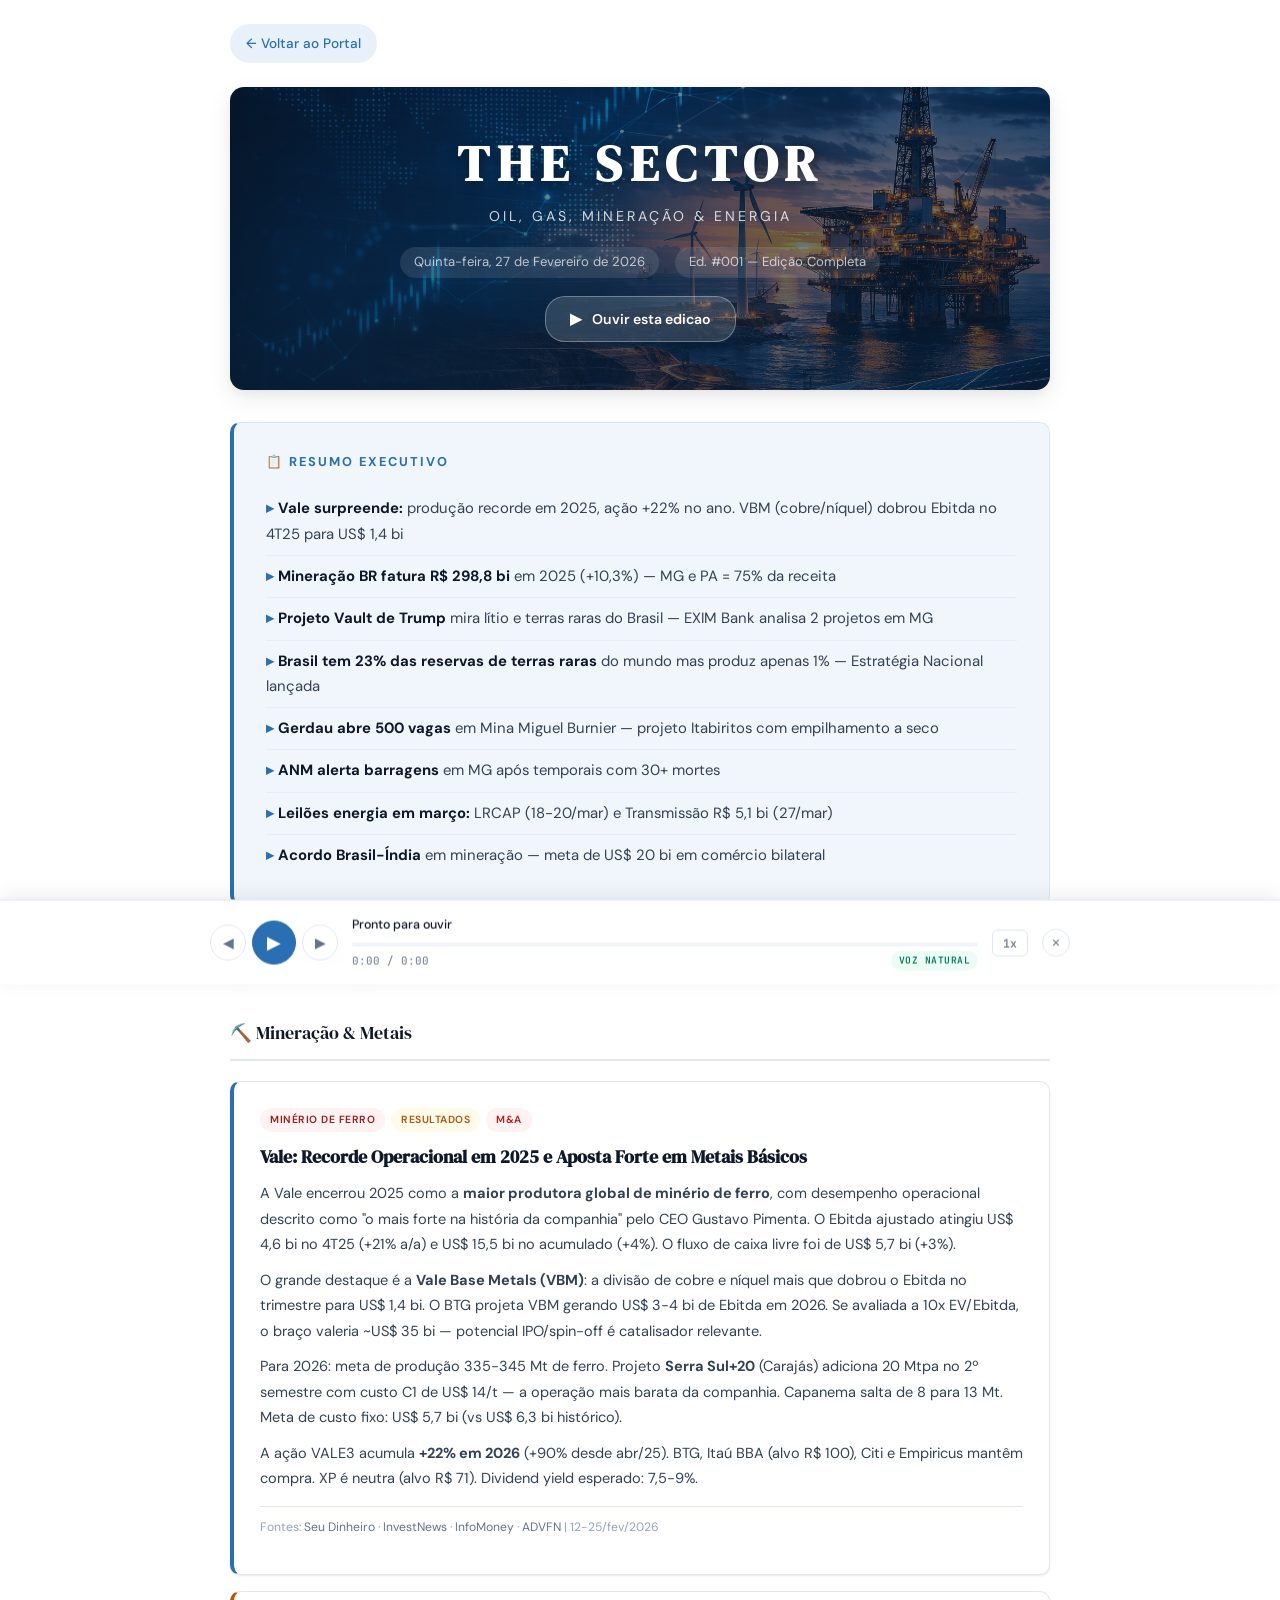
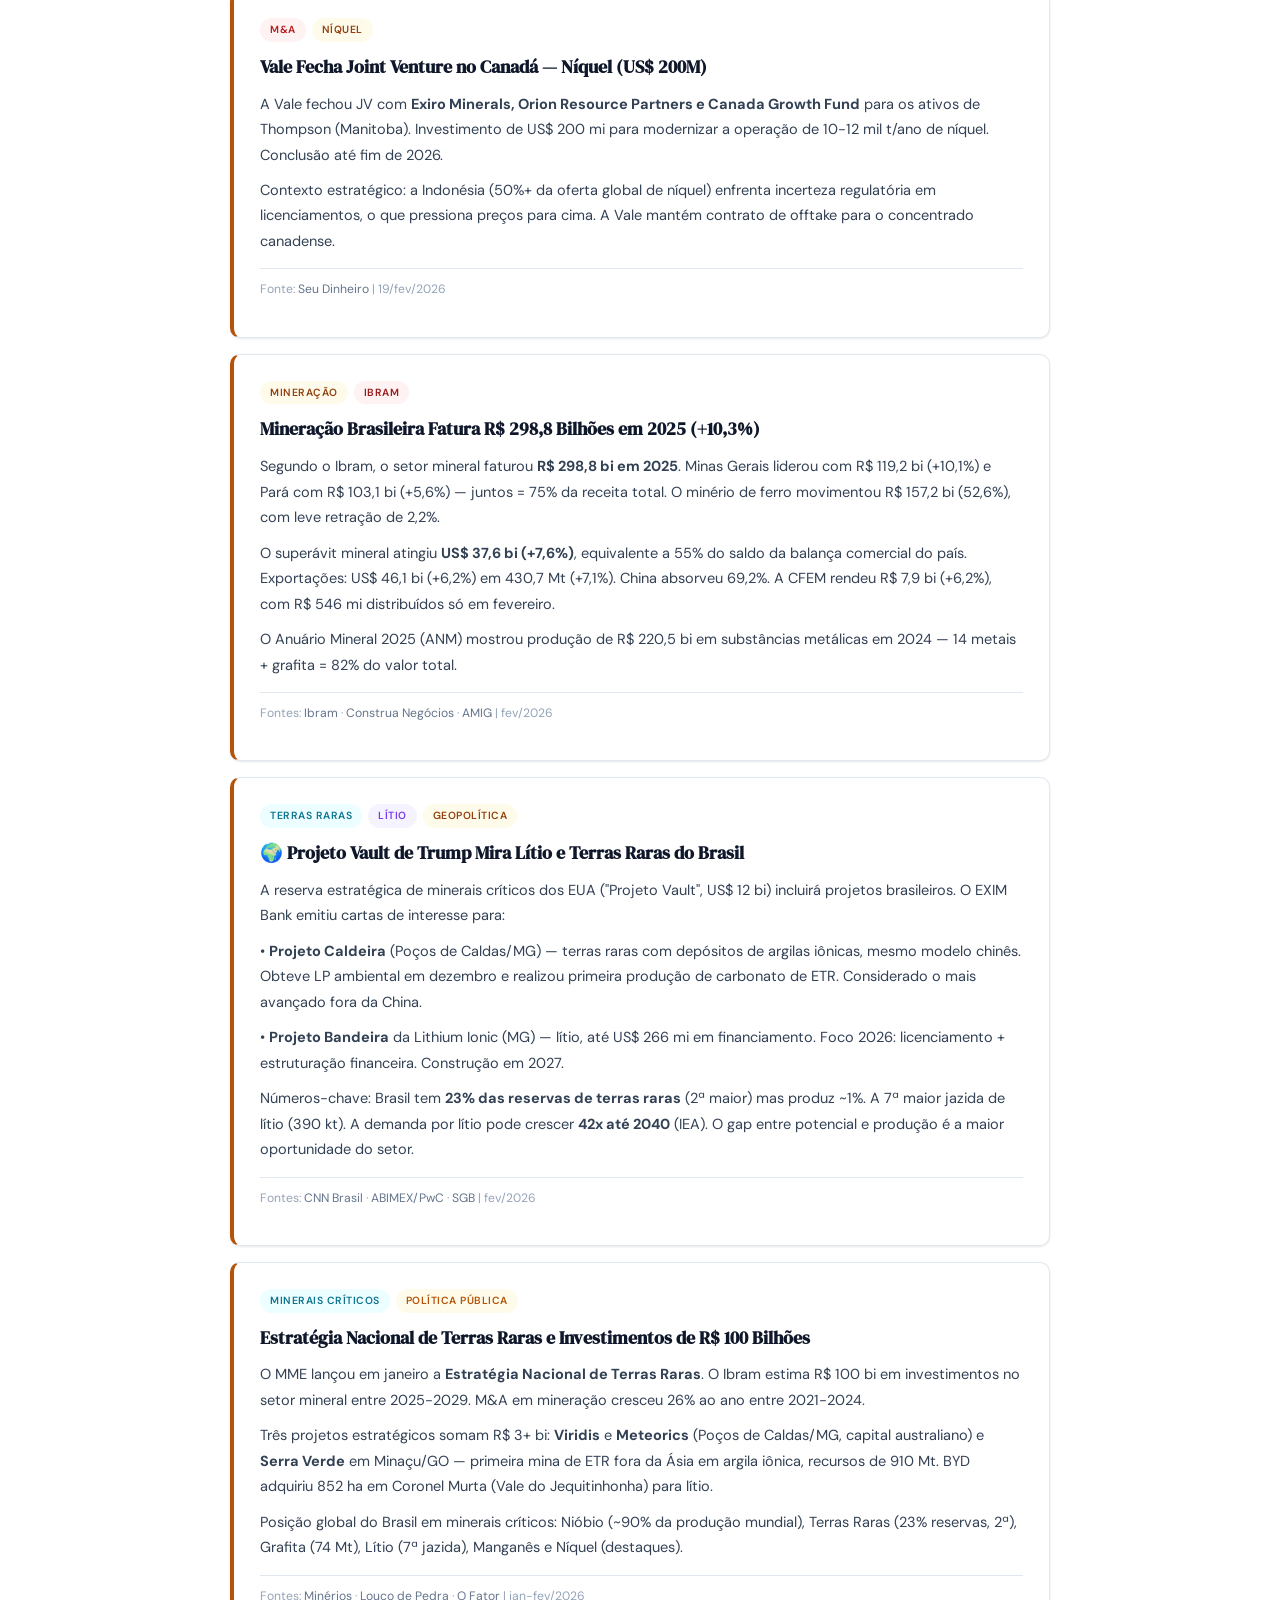
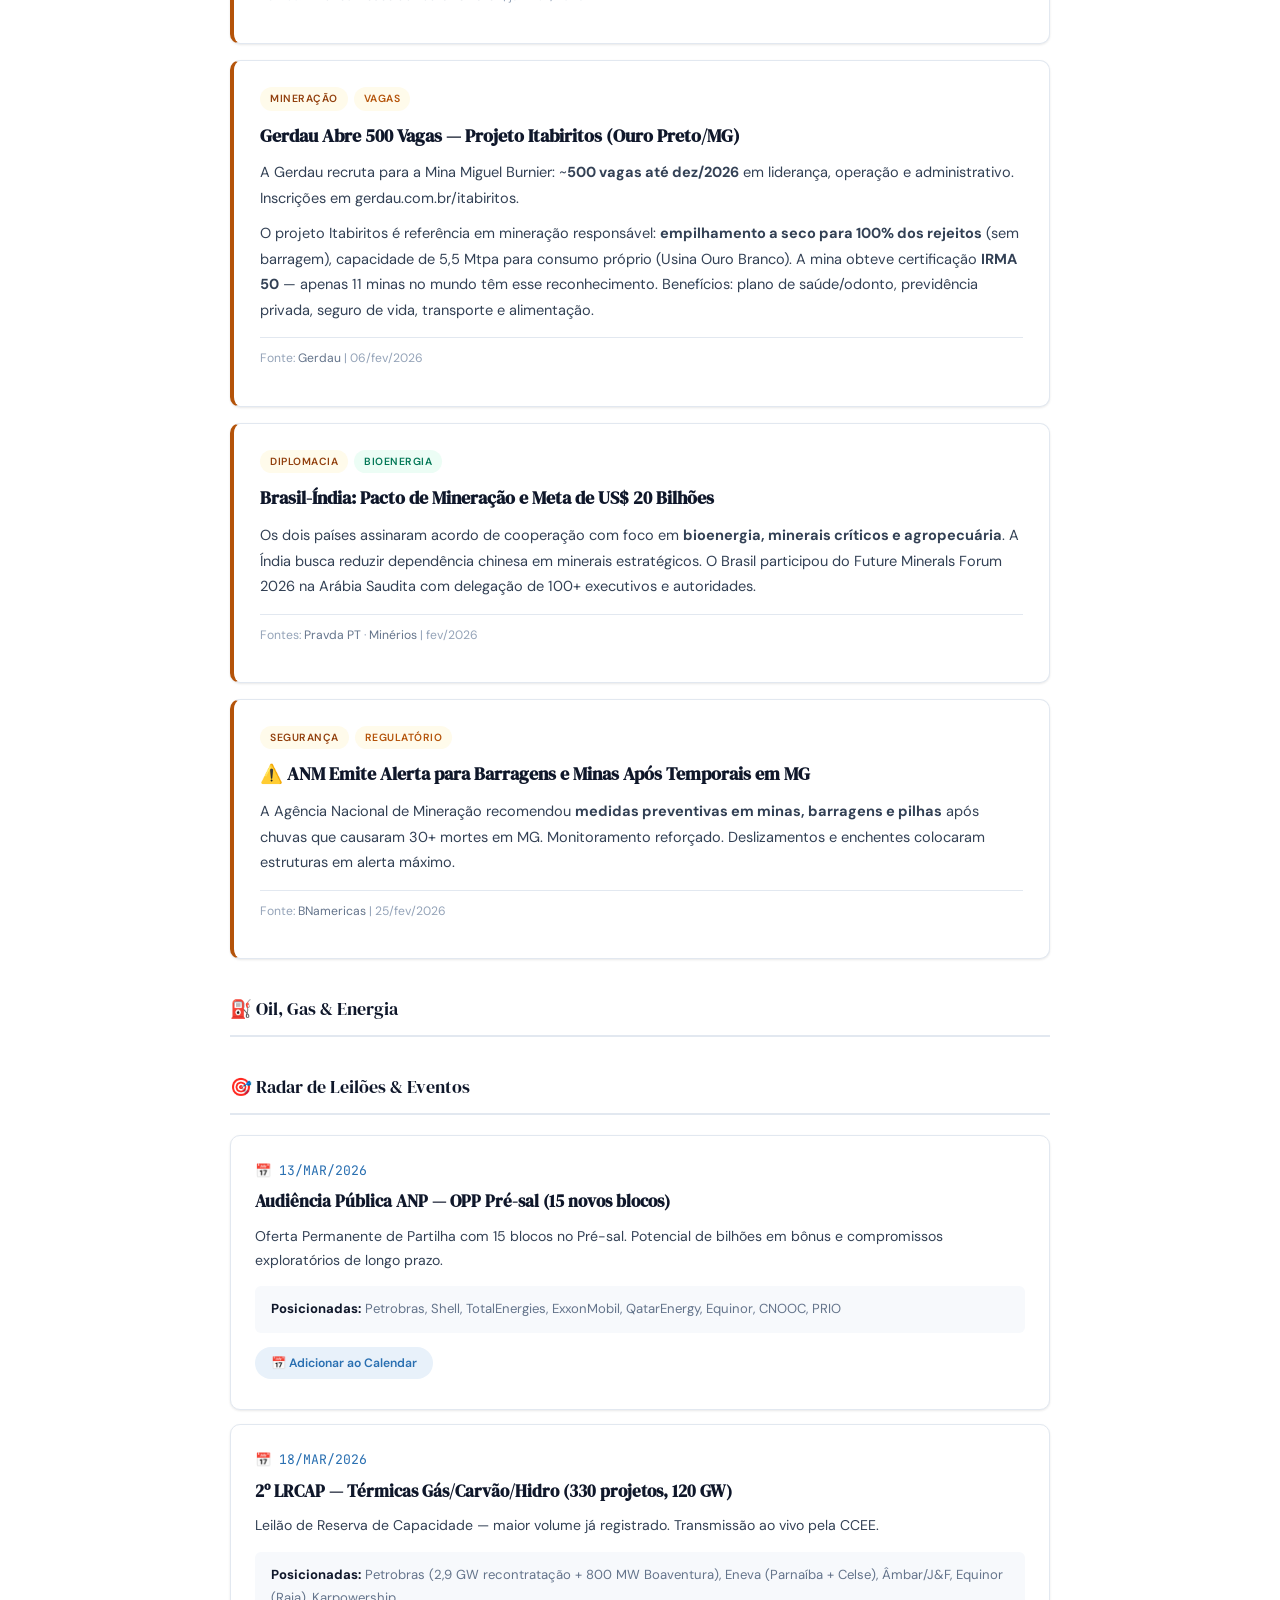
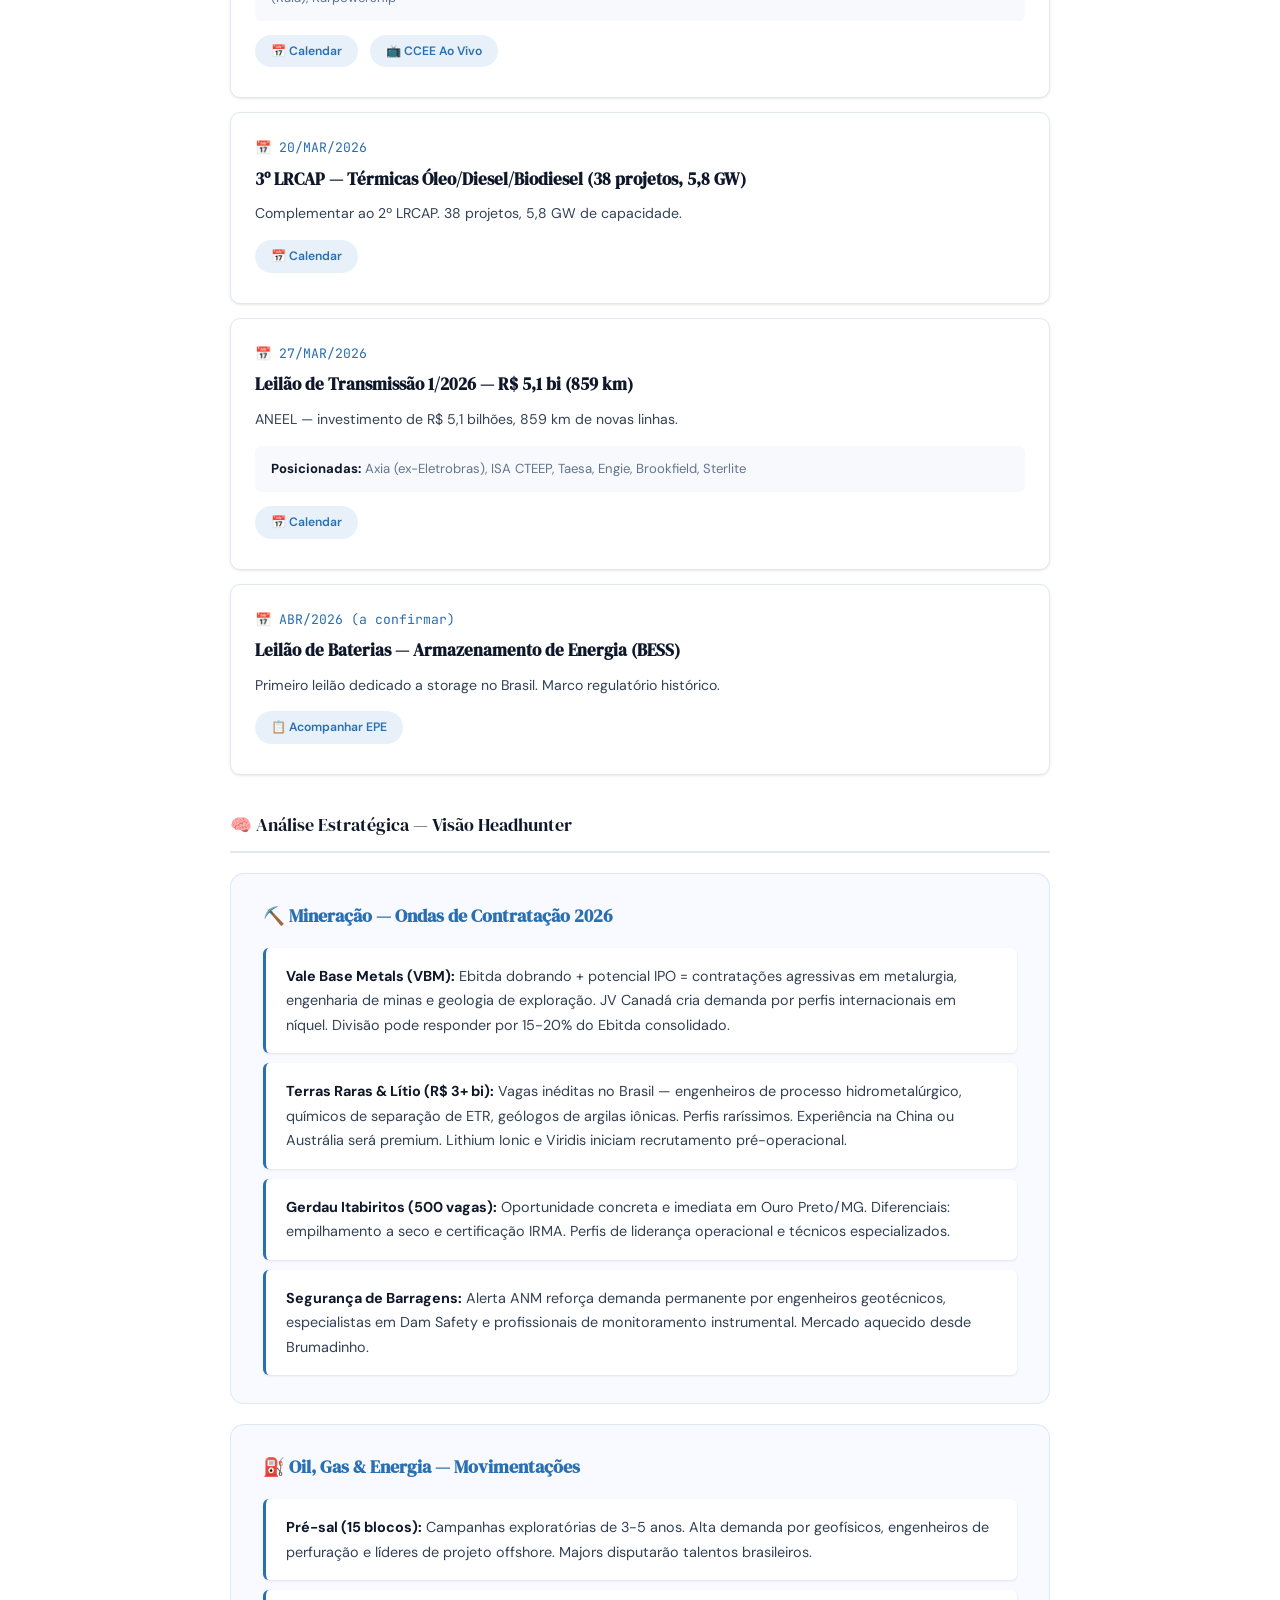
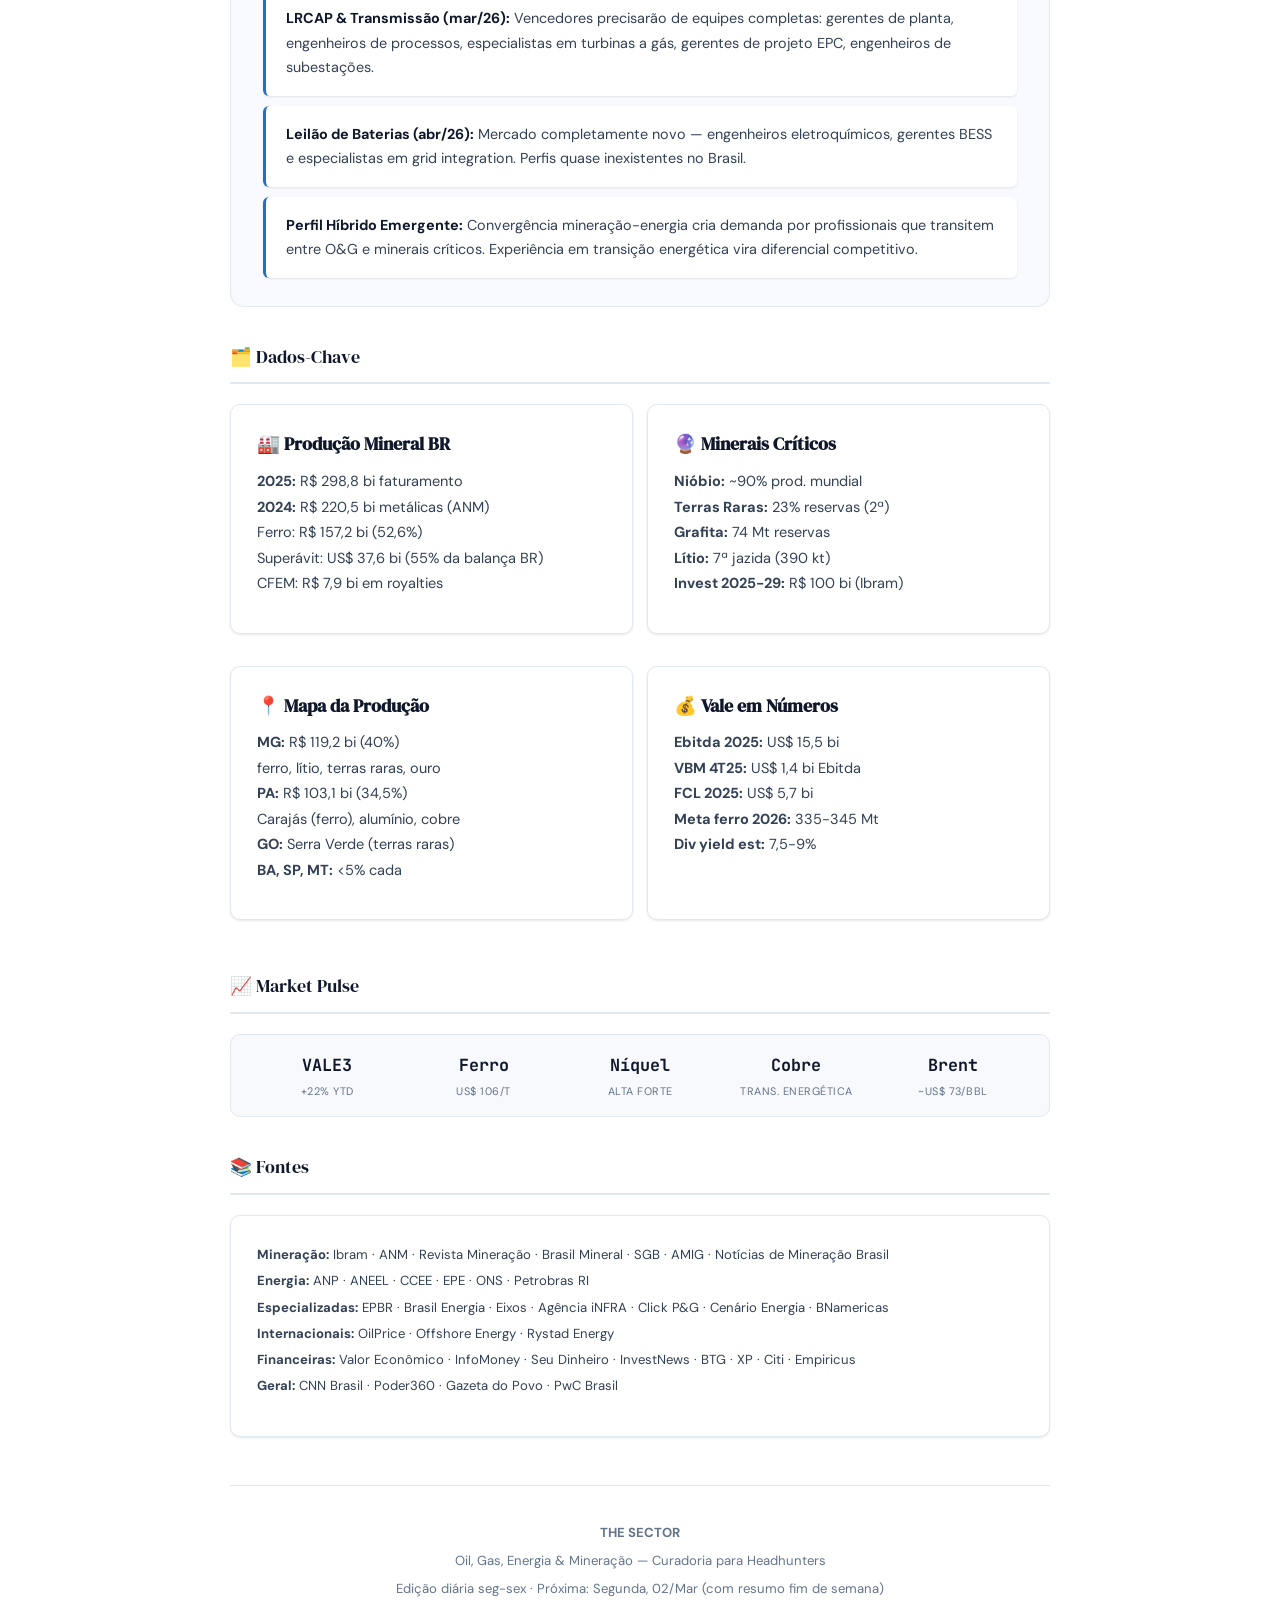
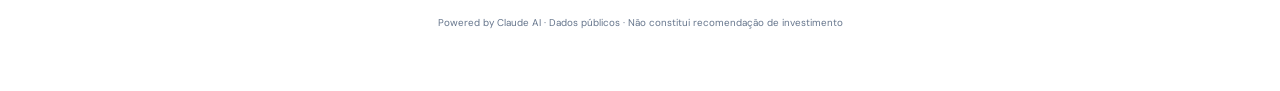
<file: editions/2026-02-27.html>
<!DOCTYPE html>
<html lang="pt-BR">
<head>
<meta charset="UTF-8">
<meta name="viewport" content="width=device-width, initial-scale=1.0">
<title>The Sector | 27 Fev 2026</title>
<meta name="description" content="Ed. #001 — Vale recorde, Mineração R$298bi, Projeto Vault terras raras">
<meta property="og:title" content="The Sector | 27 Fev 2026">
<meta property="og:description" content="Vale recorde operacional 2025, Mineracao BR fatura R$298,8bi, Projeto Vault terras raras">
<meta property="og:url" content="https://thesector.com.br/editions/2026-02-27.html">
<link href="https://fonts.googleapis.com/css2?family=DM+Serif+Display&family=DM+Sans:wght@400;500;700&family=JetBrains+Mono:wght@400;500&display=swap" rel="stylesheet">
<link rel="stylesheet" href="../css/theme.css">
<link rel="stylesheet" href="../css/edition.css">
<link rel="stylesheet" href="../css/audio-player.css">
</head>
<body>
<div class="container">
<a href="../" class="back-link">&#8592; Voltar ao Portal</a>

<!-- HEADER -->
<div class="header">
  <h1>The Sector</h1>
  <div class="header-sub">Oil, Gas, Mineração & Energia</div>
  <div class="header-meta">
    <span>Quinta-feira, 27 de Fevereiro de 2026</span>
    <span>Ed. #001 — Edição Completa</span>
  </div>
</div>

<!-- EXECUTIVE SUMMARY -->
<div class="exec-summary">
  <h3>📋 Resumo Executivo</h3>
  <ul>
    <li><strong>Vale surpreende:</strong> produção recorde em 2025, ação +22% no ano. VBM (cobre/níquel) dobrou Ebitda no 4T25 para US$ 1,4 bi</li>
    <li><strong>Mineração BR fatura R$ 298,8 bi</strong> em 2025 (+10,3%) — MG e PA = 75% da receita</li>
    <li><strong>Projeto Vault de Trump</strong> mira lítio e terras raras do Brasil — EXIM Bank analisa 2 projetos em MG</li>
    <li><strong>Brasil tem 23% das reservas de terras raras</strong> do mundo mas produz apenas 1% — Estratégia Nacional lançada</li>
    <li><strong>Gerdau abre 500 vagas</strong> em Mina Miguel Burnier — projeto Itabiritos com empilhamento a seco</li>
    <li><strong>ANM alerta barragens</strong> em MG após temporais com 30+ mortes</li>
    <li><strong>Leilões energia em março:</strong> LRCAP (18-20/mar) e Transmissão R$ 5,1 bi (27/mar)</li>
    <li><strong>Acordo Brasil-Índia</strong> em mineração — meta de US$ 20 bi em comércio bilateral</li>
  </ul>
</div>

<!-- KEY NUMBERS -->
<div class="section-divider"><span>📊</span> Key Numbers</div>

<div class="numbers-grid">
  <div class="num-card">
    <div class="value">R$298,8bi</div>
    <div class="label">Faturamento Mineração BR 2025</div>
    <div class="change up">▲ 10,3% vs 2024</div>
  </div>
  <div class="num-card">
    <div class="value">US$15,4bi</div>
    <div class="label">Ebitda Vale 2025</div>
    <div class="change up">▲ 4% YoY</div>
  </div>
  <div class="num-card">
    <div class="value">+22%</div>
    <div class="label">VALE3 em 2026</div>
    <div class="change up">▲ 90% desde abr/25</div>
  </div>
  <div class="num-card">
    <div class="value">R$7,9bi</div>
    <div class="label">CFEM (Royalties) 2025</div>
    <div class="change up">▲ 6,2%</div>
  </div>
  <div class="num-card">
    <div class="value">US$46,1bi</div>
    <div class="label">Export. Minerais BR</div>
    <div class="change up">▲ 6,2%</div>
  </div>
  <div class="num-card">
    <div class="value">23%</div>
    <div class="label">Reservas Terras Raras (global)</div>
    <div class="change neutral">Produção: ~1%</div>
  </div>
  <div class="num-card">
    <div class="value">R$100bi</div>
    <div class="label">Invest. Ibram 2025-29</div>
    <div class="change up">Pipeline robusto</div>
  </div>
  <div class="num-card">
    <div class="value">US$106/t</div>
    <div class="label">Minério Ferro 4T25</div>
    <div class="change up">▲ 3% vs 4T24</div>
  </div>
</div>

<!-- ===== MINERAÇÃO ===== -->
<div class="section-divider"><span>⛏️</span> Mineração & Metais</div>

<!-- VALE RESULTADOS -->
<div class="news-card featured">
  <div class="card-header">
    <div class="tags">
      <span class="tag tag-ferro">Minério de Ferro</span>
      <span class="tag tag-corporativo">Resultados</span>
      <span class="tag tag-ma">M&A</span>
    </div>
    <span class="impact impact-high">ALTO</span>
  </div>
  <h3>Vale: Recorde Operacional em 2025 e Aposta Forte em Metais Básicos</h3>
  <p>A Vale encerrou 2025 como a <strong>maior produtora global de minério de ferro</strong>, com desempenho operacional descrito como "o mais forte na história da companhia" pelo CEO Gustavo Pimenta. O Ebitda ajustado atingiu US$ 4,6 bi no 4T25 (+21% a/a) e US$ 15,5 bi no acumulado (+4%). O fluxo de caixa livre foi de US$ 5,7 bi (+3%).</p>
  <p>O grande destaque é a <strong>Vale Base Metals (VBM)</strong>: a divisão de cobre e níquel mais que dobrou o Ebitda no trimestre para US$ 1,4 bi. O BTG projeta VBM gerando US$ 3-4 bi de Ebitda em 2026. Se avaliada a 10x EV/Ebitda, o braço valeria ~US$ 35 bi — potencial IPO/spin-off é catalisador relevante.</p>
  <p>Para 2026: meta de produção 335-345 Mt de ferro. Projeto <strong>Serra Sul+20</strong> (Carajás) adiciona 20 Mtpa no 2º semestre com custo C1 de US$ 14/t — a operação mais barata da companhia. Capanema salta de 8 para 13 Mt. Meta de custo fixo: US$ 5,7 bi (vs US$ 6,3 bi histórico).</p>
  <p>A ação VALE3 acumula <strong>+22% em 2026</strong> (+90% desde abr/25). BTG, Itaú BBA (alvo R$ 100), Citi e Empiricus mantêm compra. XP é neutra (alvo R$ 71). Dividend yield esperado: 7,5-9%.</p>
  <p class="source">Fontes: <a href="https://www.seudinheiro.com" target="_blank">Seu Dinheiro</a> · <a href="https://investnews.com.br" target="_blank">InvestNews</a> · <a href="https://www.infomoney.com.br" target="_blank">InfoMoney</a> · <a href="https://br.advfn.com" target="_blank">ADVFN</a> | 12-25/fev/2026</p>
</div>

<!-- JV CANADÁ -->
<div class="news-card mining-card">
  <div class="card-header">
    <div class="tags">
      <span class="tag tag-ma">M&A</span>
      <span class="tag tag-mining">Níquel</span>
    </div>
    <span class="impact impact-medium">MÉDIO</span>
  </div>
  <h3>Vale Fecha Joint Venture no Canadá — Níquel (US$ 200M)</h3>
  <p>A Vale fechou JV com <strong>Exiro Minerals, Orion Resource Partners e Canada Growth Fund</strong> para os ativos de Thompson (Manitoba). Investimento de US$ 200 mi para modernizar a operação de 10-12 mil t/ano de níquel. Conclusão até fim de 2026.</p>
  <p>Contexto estratégico: a Indonésia (50%+ da oferta global de níquel) enfrenta incerteza regulatória em licenciamentos, o que pressiona preços para cima. A Vale mantém contrato de offtake para o concentrado canadense.</p>
  <p class="source">Fonte: <a href="https://www.seudinheiro.com" target="_blank">Seu Dinheiro</a> | 19/fev/2026</p>
</div>

<!-- FATURAMENTO SETOR -->
<div class="news-card mining-card">
  <div class="card-header">
    <div class="tags">
      <span class="tag tag-mining">Mineração</span>
      <span class="tag tag-ferro">Ibram</span>
    </div>
    <span class="impact impact-high">ALTO</span>
  </div>
  <h3>Mineração Brasileira Fatura R$ 298,8 Bilhões em 2025 (+10,3%)</h3>
  <p>Segundo o Ibram, o setor mineral faturou <strong>R$ 298,8 bi em 2025</strong>. Minas Gerais liderou com R$ 119,2 bi (+10,1%) e Pará com R$ 103,1 bi (+5,6%) — juntos = 75% da receita total. O minério de ferro movimentou R$ 157,2 bi (52,6%), com leve retração de 2,2%.</p>
  <p>O superávit mineral atingiu <strong>US$ 37,6 bi (+7,6%)</strong>, equivalente a 55% do saldo da balança comercial do país. Exportações: US$ 46,1 bi (+6,2%) em 430,7 Mt (+7,1%). China absorveu 69,2%. A CFEM rendeu R$ 7,9 bi (+6,2%), com R$ 546 mi distribuídos só em fevereiro.</p>
  <p>O Anuário Mineral 2025 (ANM) mostrou produção de R$ 220,5 bi em substâncias metálicas em 2024 — 14 metais + grafita = 82% do valor total.</p>
  <p class="source">Fontes: <a href="https://ibram.org.br" target="_blank">Ibram</a> · <a href="https://revistaconstrua.com.br" target="_blank">Construa Negócios</a> · <a href="https://amig.org.br" target="_blank">AMIG</a> | fev/2026</p>
</div>

<!-- TERRAS RARAS & LITIO -->
<div class="news-card mining-card">
  <div class="card-header">
    <div class="tags">
      <span class="tag tag-terras-raras">Terras Raras</span>
      <span class="tag tag-litio">Lítio</span>
      <span class="tag tag-mining">Geopolítica</span>
    </div>
    <span class="impact impact-high">ALTO</span>
  </div>
  <h3>🌍 Projeto Vault de Trump Mira Lítio e Terras Raras do Brasil</h3>
  <p>A reserva estratégica de minerais críticos dos EUA ("Projeto Vault", US$ 12 bi) incluirá projetos brasileiros. O EXIM Bank emitiu cartas de interesse para:</p>
  <p>• <strong>Projeto Caldeira</strong> (Poços de Caldas/MG) — terras raras com depósitos de argilas iônicas, mesmo modelo chinês. Obteve LP ambiental em dezembro e realizou primeira produção de carbonato de ETR. Considerado o mais avançado fora da China.</p>
  <p>• <strong>Projeto Bandeira</strong> da Lithium Ionic (MG) — lítio, até US$ 266 mi em financiamento. Foco 2026: licenciamento + estruturação financeira. Construção em 2027.</p>
  <p>Números-chave: Brasil tem <strong>23% das reservas de terras raras</strong> (2ª maior) mas produz ~1%. A 7ª maior jazida de lítio (390 kt). A demanda por lítio pode crescer <strong>42x até 2040</strong> (IEA). O gap entre potencial e produção é a maior oportunidade do setor.</p>
  <p class="source">Fontes: <a href="https://www.cnnbrasil.com.br" target="_blank">CNN Brasil</a> · <a href="https://abimex.ind.br" target="_blank">ABIMEX/PwC</a> · <a href="https://www.sgb.gov.br" target="_blank">SGB</a> | fev/2026</p>
</div>

<!-- ESTRATÉGIA NACIONAL -->
<div class="news-card mining-card">
  <div class="card-header">
    <div class="tags">
      <span class="tag tag-terras-raras">Minerais Críticos</span>
      <span class="tag tag-corporativo">Política Pública</span>
    </div>
    <span class="impact impact-medium">MÉDIO</span>
  </div>
  <h3>Estratégia Nacional de Terras Raras e Investimentos de R$ 100 Bilhões</h3>
  <p>O MME lançou em janeiro a <strong>Estratégia Nacional de Terras Raras</strong>. O Ibram estima R$ 100 bi em investimentos no setor mineral entre 2025-2029. M&A em mineração cresceu 26% ao ano entre 2021-2024.</p>
  <p>Três projetos estratégicos somam R$ 3+ bi: <strong>Viridis</strong> e <strong>Meteorics</strong> (Poços de Caldas/MG, capital australiano) e <strong>Serra Verde</strong> em Minaçu/GO — primeira mina de ETR fora da Ásia em argila iônica, recursos de 910 Mt. BYD adquiriu 852 ha em Coronel Murta (Vale do Jequitinhonha) para lítio.</p>
  <p>Posição global do Brasil em minerais críticos: Nióbio (~90% da produção mundial), Terras Raras (23% reservas, 2ª), Grafita (74 Mt), Lítio (7ª jazida), Manganês e Níquel (destaques).</p>
  <p class="source">Fontes: <a href="https://revistaminerios.com.br" target="_blank">Minérios</a> · <a href="https://www.loucodepedra.com" target="_blank">Louco de Pedra</a> · <a href="https://ofator.com.br" target="_blank">O Fator</a> | jan-fev/2026</p>
</div>

<!-- GERDAU -->
<div class="news-card mining-card">
  <div class="card-header">
    <div class="tags">
      <span class="tag tag-mining">Mineração</span>
      <span class="tag tag-corporativo">Vagas</span>
    </div>
    <span class="impact impact-medium">MÉDIO</span>
  </div>
  <h3>Gerdau Abre 500 Vagas — Projeto Itabiritos (Ouro Preto/MG)</h3>
  <p>A Gerdau recruta para a Mina Miguel Burnier: ~<strong>500 vagas até dez/2026</strong> em liderança, operação e administrativo. Inscrições em gerdau.com.br/itabiritos.</p>
  <p>O projeto Itabiritos é referência em mineração responsável: <strong>empilhamento a seco para 100% dos rejeitos</strong> (sem barragem), capacidade de 5,5 Mtpa para consumo próprio (Usina Ouro Branco). A mina obteve certificação <strong>IRMA 50</strong> — apenas 11 minas no mundo têm esse reconhecimento. Benefícios: plano de saúde/odonto, previdência privada, seguro de vida, transporte e alimentação.</p>
  <p class="source">Fonte: <a href="https://www2.gerdau.com.br" target="_blank">Gerdau</a> | 06/fev/2026</p>
</div>

<!-- BRASIL-INDIA -->
<div class="news-card mining-card">
  <div class="card-header">
    <div class="tags">
      <span class="tag tag-mining">Diplomacia</span>
      <span class="tag tag-energia">Bioenergia</span>
    </div>
    <span class="impact impact-watch">ACOMPANHAR</span>
  </div>
  <h3>Brasil-Índia: Pacto de Mineração e Meta de US$ 20 Bilhões</h3>
  <p>Os dois países assinaram acordo de cooperação com foco em <strong>bioenergia, minerais críticos e agropecuária</strong>. A Índia busca reduzir dependência chinesa em minerais estratégicos. O Brasil participou do Future Minerals Forum 2026 na Arábia Saudita com delegação de 100+ executivos e autoridades.</p>
  <p class="source">Fontes: <a href="https://portuguese.news-pravda.com" target="_blank">Pravda PT</a> · <a href="https://revistaminerios.com.br" target="_blank">Minérios</a> | fev/2026</p>
</div>

<!-- ALERTA ANM -->
<div class="news-card mining-card">
  <div class="card-header">
    <div class="tags">
      <span class="tag tag-mining">Segurança</span>
      <span class="tag tag-corporativo">Regulatório</span>
    </div>
    <span class="impact impact-high">ALTO</span>
  </div>
  <h3>⚠️ ANM Emite Alerta para Barragens e Minas Após Temporais em MG</h3>
  <p>A Agência Nacional de Mineração recomendou <strong>medidas preventivas em minas, barragens e pilhas</strong> após chuvas que causaram 30+ mortes em MG. Monitoramento reforçado. Deslizamentos e enchentes colocaram estruturas em alerta máximo.</p>
  <p class="source">Fonte: <a href="https://www.bnamericas.com" target="_blank">BNamericas</a> | 25/fev/2026</p>
</div>

<!-- ===== OIL GAS ENERGIA ===== -->
<div class="section-divider"><span>⛽</span> Oil, Gas & Energia</div>

<!-- RADAR DE LEILÕES -->
<div class="section-divider"><span>🎯</span> Radar de Leilões & Eventos</div>

<div class="radar-card">
  <div class="event-date">📅 13/MAR/2026</div>
  <h4>Audiência Pública ANP — OPP Pré-sal (15 novos blocos)</h4>
  <div class="details">Oferta Permanente de Partilha com 15 blocos no Pré-sal. Potencial de bilhões em bônus e compromissos exploratórios de longo prazo.</div>
  <div class="companies"><strong>Posicionadas:</strong> Petrobras, Shell, TotalEnergies, ExxonMobil, QatarEnergy, Equinor, CNOOC, PRIO</div>
  <a href="https://calendar.google.com/calendar/render?action=TEMPLATE&text=Audiência+ANP+OPP+Pré-sal&dates=20260313T100000/20260313T170000&details=15+blocos+Pré-sal" target="_blank" class="calendar-btn">📅 Adicionar ao Calendar</a>
</div>

<div class="radar-card">
  <div class="event-date">📅 18/MAR/2026</div>
  <h4>2º LRCAP — Térmicas Gás/Carvão/Hidro (330 projetos, 120 GW)</h4>
  <div class="details">Leilão de Reserva de Capacidade — maior volume já registrado. Transmissão ao vivo pela CCEE.</div>
  <div class="companies"><strong>Posicionadas:</strong> Petrobras (2,9 GW recontratação + 800 MW Boaventura), Eneva (Parnaíba + Celse), Âmbar/J&F, Equinor (Raia), Karpowership</div>
  <a href="https://calendar.google.com/calendar/render?action=TEMPLATE&text=2º+LRCAP+Térmicas&dates=20260318T090000/20260318T180000&details=330+projetos+120GW" target="_blank" class="calendar-btn">📅 Calendar</a>
  <a href="https://www.ccee.org.br" target="_blank" class="calendar-btn">📺 CCEE Ao Vivo</a>
</div>

<div class="radar-card">
  <div class="event-date">📅 20/MAR/2026</div>
  <h4>3º LRCAP — Térmicas Óleo/Diesel/Biodiesel (38 projetos, 5,8 GW)</h4>
  <div class="details">Complementar ao 2º LRCAP. 38 projetos, 5,8 GW de capacidade.</div>
  <a href="https://calendar.google.com/calendar/render?action=TEMPLATE&text=3º+LRCAP+Óleo&dates=20260320T090000/20260320T180000&details=38+projetos+5.8GW" target="_blank" class="calendar-btn">📅 Calendar</a>
</div>

<div class="radar-card">
  <div class="event-date">📅 27/MAR/2026</div>
  <h4>Leilão de Transmissão 1/2026 — R$ 5,1 bi (859 km)</h4>
  <div class="details">ANEEL — investimento de R$ 5,1 bilhões, 859 km de novas linhas.</div>
  <div class="companies"><strong>Posicionadas:</strong> Axia (ex-Eletrobras), ISA CTEEP, Taesa, Engie, Brookfield, Sterlite</div>
  <a href="https://calendar.google.com/calendar/render?action=TEMPLATE&text=Leilão+Transmissão+1/2026&dates=20260327T090000/20260327T180000&details=R$5.1bi+859km" target="_blank" class="calendar-btn">📅 Calendar</a>
</div>

<div class="radar-card">
  <div class="event-date">📅 ABR/2026 (a confirmar)</div>
  <h4>Leilão de Baterias — Armazenamento de Energia (BESS)</h4>
  <div class="details">Primeiro leilão dedicado a storage no Brasil. Marco regulatório histórico.</div>
  <a href="https://www.epe.gov.br" target="_blank" class="calendar-btn">📋 Acompanhar EPE</a>
</div>

<!-- ===== ANÁLISE HEADHUNTER ===== -->
<div class="section-divider"><span>🧠</span> Análise Estratégica — Visão Headhunter</div>

<div class="headhunter-box">
  <h3>⛏️ Mineração — Ondas de Contratação 2026</h3>
  <div class="insight">
    <strong>Vale Base Metals (VBM):</strong> Ebitda dobrando + potencial IPO = contratações agressivas em metalurgia, engenharia de minas e geologia de exploração. JV Canadá cria demanda por perfis internacionais em níquel. Divisão pode responder por 15-20% do Ebitda consolidado.
  </div>
  <div class="insight">
    <strong>Terras Raras & Lítio (R$ 3+ bi):</strong> Vagas inéditas no Brasil — engenheiros de processo hidrometalúrgico, químicos de separação de ETR, geólogos de argilas iônicas. Perfis raríssimos. Experiência na China ou Austrália será premium. Lithium Ionic e Viridis iniciam recrutamento pré-operacional.
  </div>
  <div class="insight">
    <strong>Gerdau Itabiritos (500 vagas):</strong> Oportunidade concreta e imediata em Ouro Preto/MG. Diferenciais: empilhamento a seco e certificação IRMA. Perfis de liderança operacional e técnicos especializados.
  </div>
  <div class="insight">
    <strong>Segurança de Barragens:</strong> Alerta ANM reforça demanda permanente por engenheiros geotécnicos, especialistas em Dam Safety e profissionais de monitoramento instrumental. Mercado aquecido desde Brumadinho.
  </div>
</div>

<div class="headhunter-box">
  <h3>⛽ Oil, Gas & Energia — Movimentações</h3>
  <div class="insight">
    <strong>Pré-sal (15 blocos):</strong> Campanhas exploratórias de 3-5 anos. Alta demanda por geofísicos, engenheiros de perfuração e líderes de projeto offshore. Majors disputarão talentos brasileiros.
  </div>
  <div class="insight">
    <strong>LRCAP & Transmissão (mar/26):</strong> Vencedores precisarão de equipes completas: gerentes de planta, engenheiros de processos, especialistas em turbinas a gás, gerentes de projeto EPC, engenheiros de subestações.
  </div>
  <div class="insight">
    <strong>Leilão de Baterias (abr/26):</strong> Mercado completamente novo — engenheiros eletroquímicos, gerentes BESS e especialistas em grid integration. Perfis quase inexistentes no Brasil.
  </div>
  <div class="insight">
    <strong>Perfil Híbrido Emergente:</strong> Convergência mineração-energia cria demanda por profissionais que transitem entre O&G e minerais críticos. Experiência em transição energética vira diferencial competitivo.
  </div>
</div>

<!-- DADOS CHAVE -->
<div class="section-divider"><span>🗂️</span> Dados-Chave</div>

<div class="two-col">
  <div class="news-card">
    <h3>🏭 Produção Mineral BR</h3>
    <p><strong>2025:</strong> R$ 298,8 bi faturamento<br>
    <strong>2024:</strong> R$ 220,5 bi metálicas (ANM)<br>
    Ferro: R$ 157,2 bi (52,6%)<br>
    Superávit: US$ 37,6 bi (55% da balança BR)<br>
    CFEM: R$ 7,9 bi em royalties</p>
  </div>
  <div class="news-card">
    <h3>🔮 Minerais Críticos</h3>
    <p><strong>Nióbio:</strong> ~90% prod. mundial<br>
    <strong>Terras Raras:</strong> 23% reservas (2ª)<br>
    <strong>Grafita:</strong> 74 Mt reservas<br>
    <strong>Lítio:</strong> 7ª jazida (390 kt)<br>
    <strong>Invest 2025-29:</strong> R$ 100 bi (Ibram)</p>
  </div>
</div>

<div class="two-col">
  <div class="news-card">
    <h3>📍 Mapa da Produção</h3>
    <p><strong>MG:</strong> R$ 119,2 bi (40%)<br>ferro, lítio, terras raras, ouro<br>
    <strong>PA:</strong> R$ 103,1 bi (34,5%)<br>Carajás (ferro), alumínio, cobre<br>
    <strong>GO:</strong> Serra Verde (terras raras)<br>
    <strong>BA, SP, MT:</strong> &lt;5% cada</p>
  </div>
  <div class="news-card">
    <h3>💰 Vale em Números</h3>
    <p><strong>Ebitda 2025:</strong> US$ 15,5 bi<br>
    <strong>VBM 4T25:</strong> US$ 1,4 bi Ebitda<br>
    <strong>FCL 2025:</strong> US$ 5,7 bi<br>
    <strong>Meta ferro 2026:</strong> 335-345 Mt<br>
    <strong>Div yield est:</strong> 7,5-9%</p>
  </div>
</div>

<!-- MARKET PULSE -->
<div class="section-divider"><span>📈</span> Market Pulse</div>

<div class="stats-bar">
  <div class="stat-item">
    <div class="stat-val up">VALE3</div>
    <div class="stat-label">+22% YTD</div>
  </div>
  <div class="stat-item">
    <div class="stat-val neutral">Ferro</div>
    <div class="stat-label">US$ 106/t</div>
  </div>
  <div class="stat-item">
    <div class="stat-val up">Níquel</div>
    <div class="stat-label">Alta forte</div>
  </div>
  <div class="stat-item">
    <div class="stat-val up">Cobre</div>
    <div class="stat-label">Trans. energética</div>
  </div>
  <div class="stat-item">
    <div class="stat-val neutral">Brent</div>
    <div class="stat-label">~US$ 73/bbl</div>
  </div>
</div>

<!-- FONTES -->
<div class="section-divider"><span>📚</span> Fontes</div>
<div class="news-card">
  <p style="font-size:0.82em; line-height:2;">
    <strong>Mineração:</strong> Ibram · ANM · Revista Mineração · Brasil Mineral · SGB · AMIG · Notícias de Mineração Brasil<br>
    <strong>Energia:</strong> ANP · ANEEL · CCEE · EPE · ONS · Petrobras RI<br>
    <strong>Especializadas:</strong> EPBR · Brasil Energia · Eixos · Agência iNFRA · Click P&G · Cenário Energia · BNamericas<br>
    <strong>Internacionais:</strong> OilPrice · Offshore Energy · Rystad Energy<br>
    <strong>Financeiras:</strong> Valor Econômico · InfoMoney · Seu Dinheiro · InvestNews · BTG · XP · Citi · Empiricus<br>
    <strong>Geral:</strong> CNN Brasil · Poder360 · Gazeta do Povo · PwC Brasil
  </p>
</div>

<!-- FOOTER -->
<div class="footer">
  <p><strong>THE SECTOR</strong></p>
  <p style="margin-top:6px;">Oil, Gas, Energia & Mineração — Curadoria para Headhunters</p>
  <p style="margin-top:6px;">Edição diária seg-sex · Próxima: Segunda, 02/Mar (com resumo fim de semana)</p>
  <p style="margin-top:14px; font-size:0.75em;">Powered by Claude AI · Dados públicos · Não constitui recomendação de investimento</p>
</div>

</div>
<script src="../js/audio-player.js"></script>
</body>
</html>
</file>
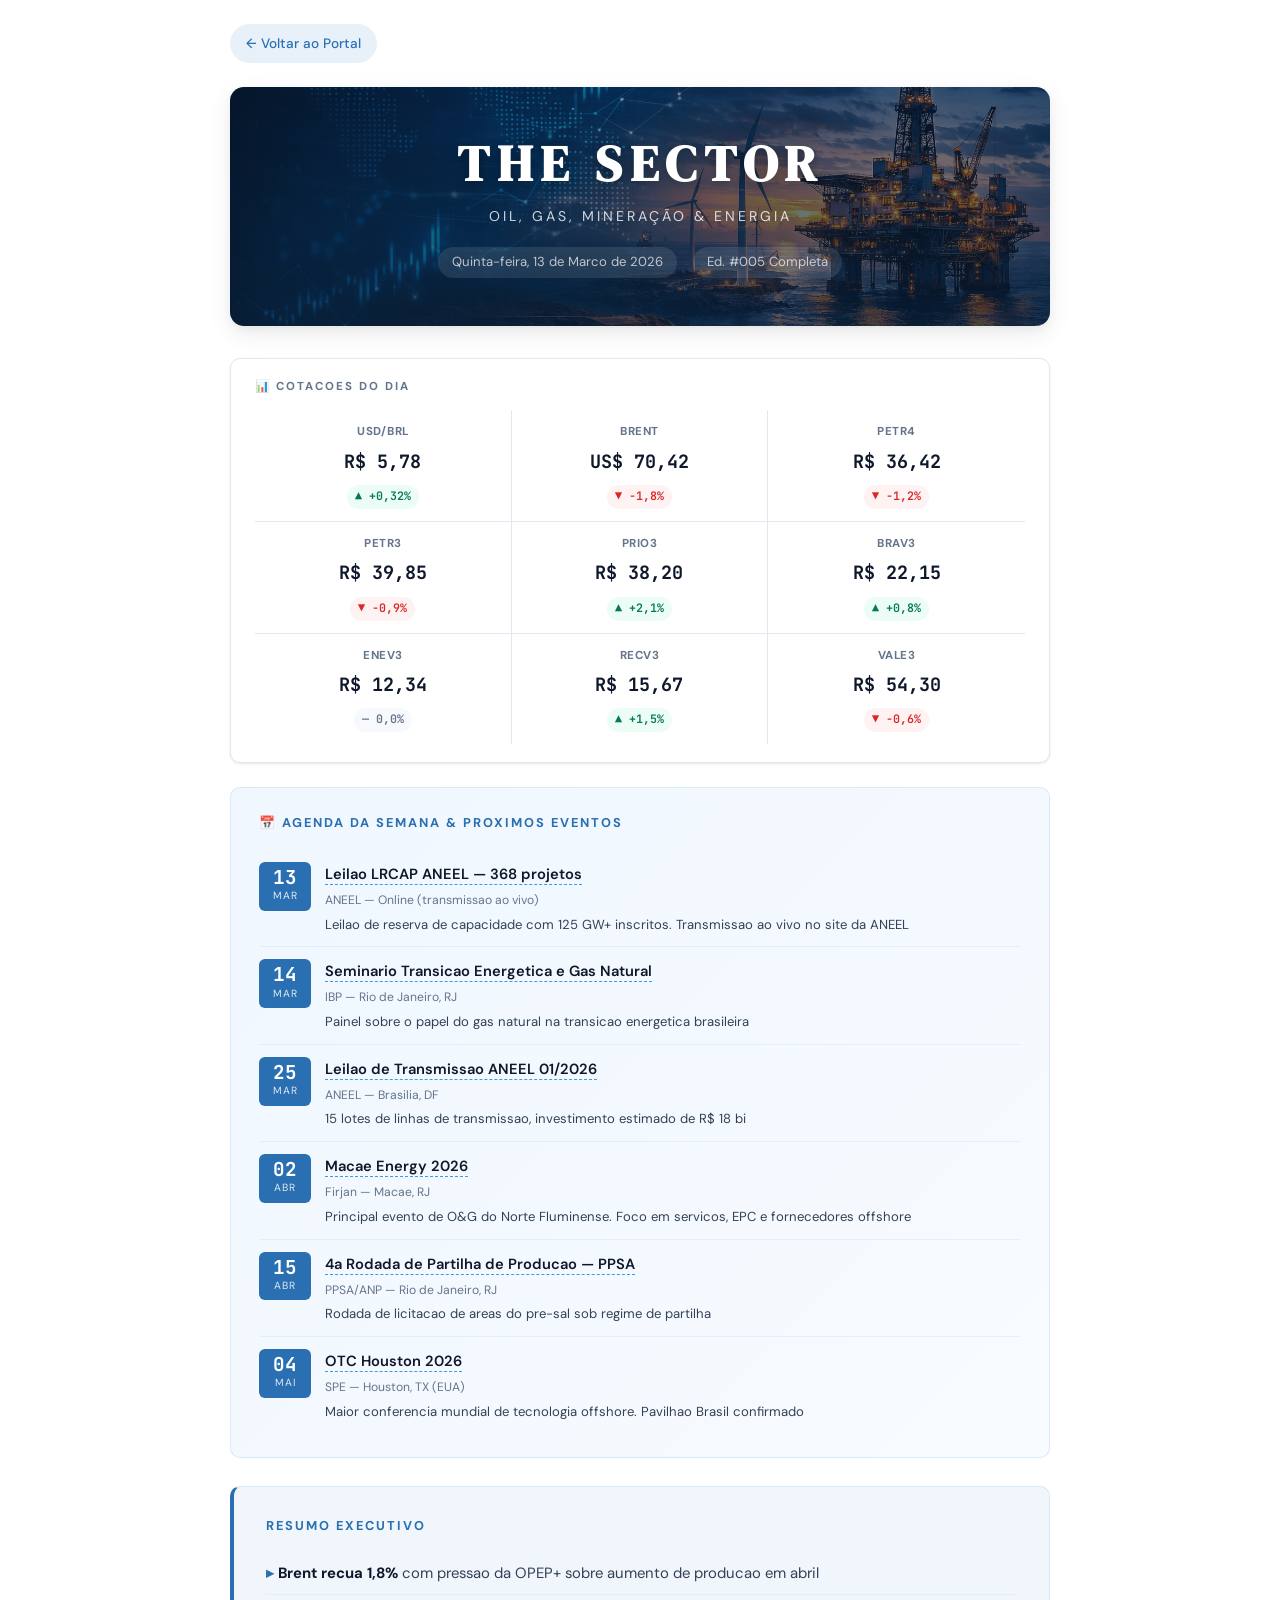
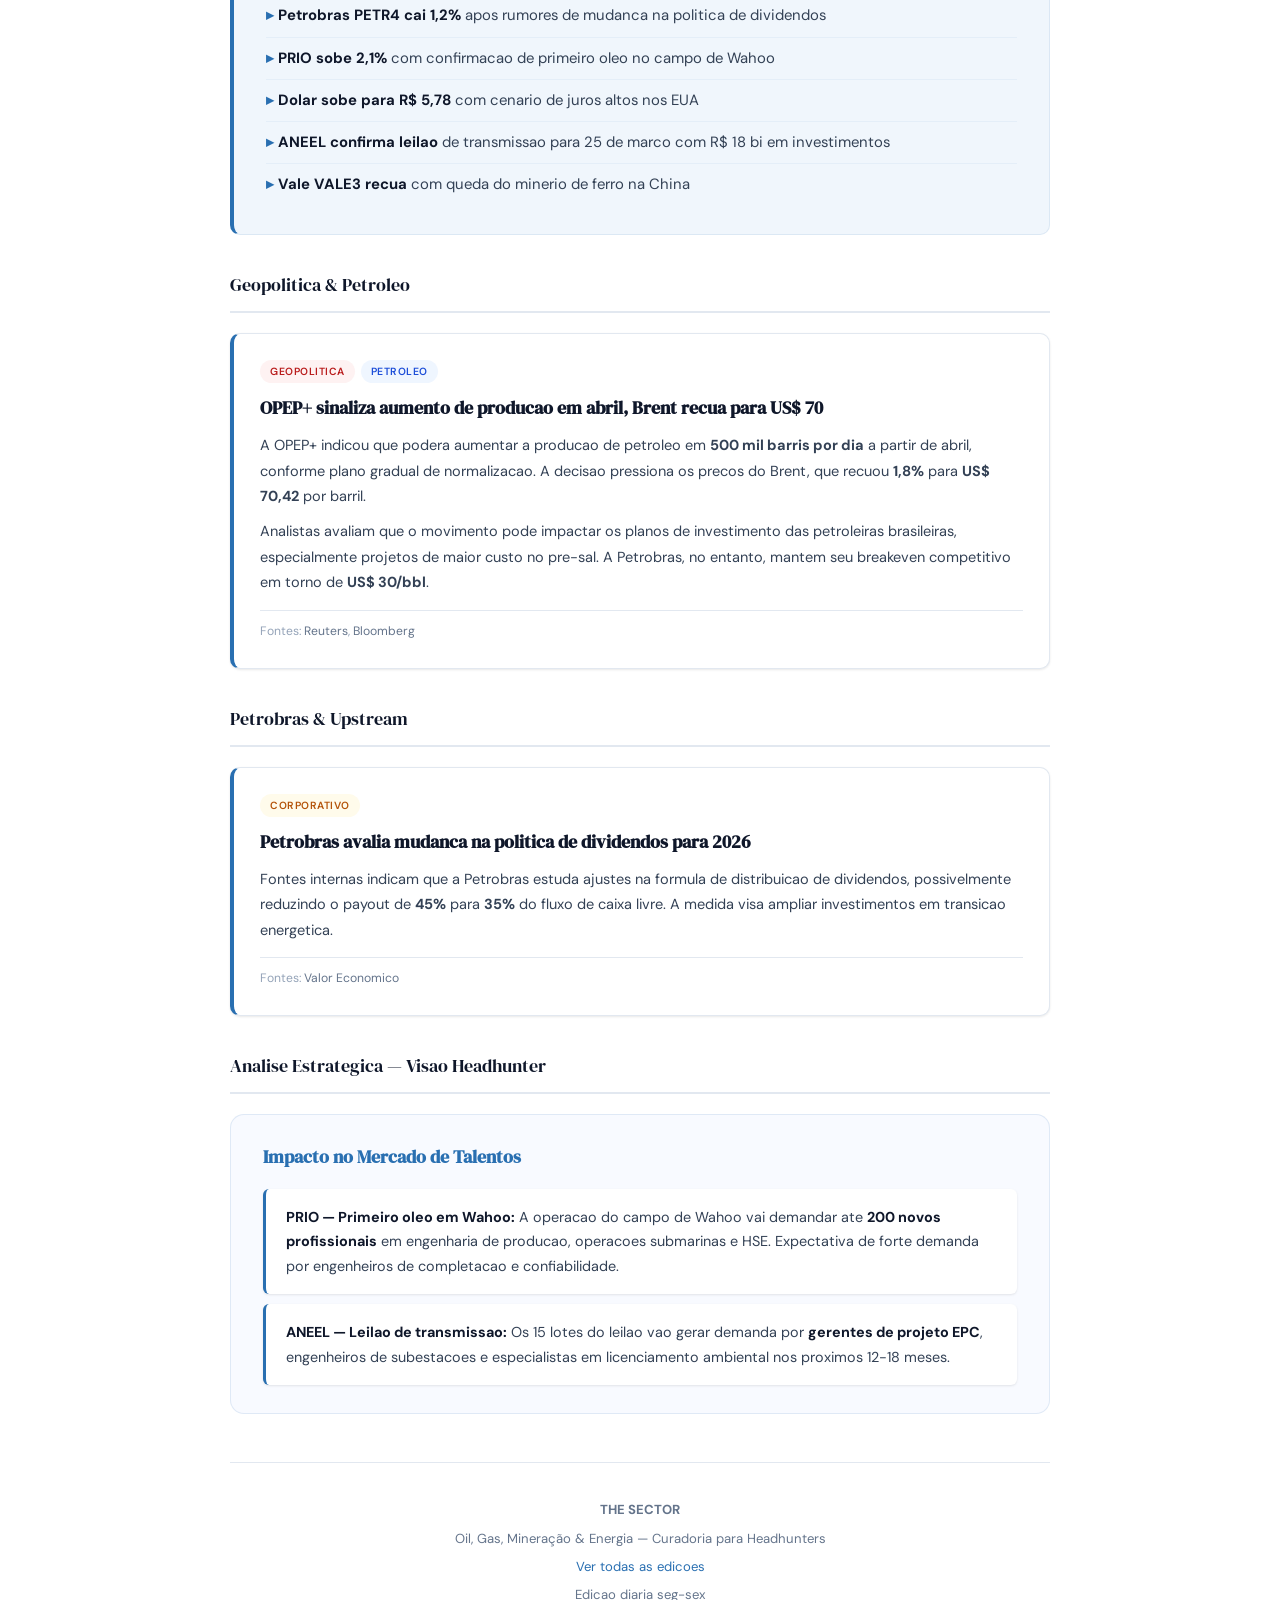
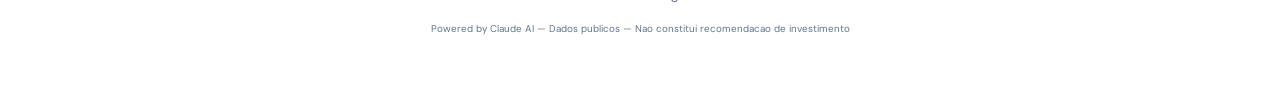
<file: editions/test-layout.html>
<!DOCTYPE html>
<html lang="pt-BR">
<head>
<meta charset="UTF-8">
<meta name="viewport" content="width=device-width, initial-scale=1.0">
<title>The Sector | TESTE LAYOUT</title>
<link href="https://fonts.googleapis.com/css2?family=DM+Serif+Display&family=DM+Sans:wght@400;500;700&family=JetBrains+Mono:wght@400;500&display=swap" rel="stylesheet">
<link rel="stylesheet" href="../css/theme.css">
<link rel="stylesheet" href="../css/edition.css">
</head>
<body>
<div class="container">

<a href="../" class="back-link">&#8592; Voltar ao Portal</a>

<!-- HEADER com imagem hero -->
<div class="header">
  <h1>The Sector</h1>
  <div class="header-sub">Oil, Gas, Mineração & Energia</div>
  <div class="header-meta">
    <span>Quinta-feira, 13 de Marco de 2026</span>
    <span>Ed. #005 Completa</span>
  </div>
</div>

<!-- MARKET TICKER -->
<div class="market-ticker">
  <h3>📊 Cotacoes do Dia</h3>
  <div class="ticker-grid">
    <div class="ticker-item">
      <div class="ticker-symbol">USD/BRL</div>
      <div class="ticker-price">R$ 5,78</div>
      <div class="ticker-change up">▲ +0,32%</div>
    </div>
    <div class="ticker-item">
      <div class="ticker-symbol">Brent</div>
      <div class="ticker-price">US$ 70,42</div>
      <div class="ticker-change down">▼ -1,8%</div>
    </div>
    <div class="ticker-item">
      <div class="ticker-symbol">PETR4</div>
      <div class="ticker-price">R$ 36,42</div>
      <div class="ticker-change down">▼ -1,2%</div>
    </div>
    <div class="ticker-item">
      <div class="ticker-symbol">PETR3</div>
      <div class="ticker-price">R$ 39,85</div>
      <div class="ticker-change down">▼ -0,9%</div>
    </div>
    <div class="ticker-item">
      <div class="ticker-symbol">PRIO3</div>
      <div class="ticker-price">R$ 38,20</div>
      <div class="ticker-change up">▲ +2,1%</div>
    </div>
    <div class="ticker-item">
      <div class="ticker-symbol">BRAV3</div>
      <div class="ticker-price">R$ 22,15</div>
      <div class="ticker-change up">▲ +0,8%</div>
    </div>
    <div class="ticker-item">
      <div class="ticker-symbol">ENEV3</div>
      <div class="ticker-price">R$ 12,34</div>
      <div class="ticker-change neutral">— 0,0%</div>
    </div>
    <div class="ticker-item">
      <div class="ticker-symbol">RECV3</div>
      <div class="ticker-price">R$ 15,67</div>
      <div class="ticker-change up">▲ +1,5%</div>
    </div>
    <div class="ticker-item">
      <div class="ticker-symbol">VALE3</div>
      <div class="ticker-price">R$ 54,30</div>
      <div class="ticker-change down">▼ -0,6%</div>
    </div>
  </div>
</div>

<!-- AGENDA DE EVENTOS -->
<div class="agenda-section">
  <h3>📅 Agenda da Semana & Proximos Eventos</h3>
  <div class="agenda-item">
    <div class="agenda-date-badge">
      <div class="agenda-day">13</div>
      <div class="agenda-month">MAR</div>
    </div>
    <div class="agenda-info">
      <div class="agenda-title"><a href="https://www.gov.br/aneel/pt-br/assuntos/leiloes" target="_blank">Leilao LRCAP ANEEL — 368 projetos</a></div>
      <div class="agenda-org">ANEEL — Online (transmissao ao vivo)</div>
      <div class="agenda-desc">Leilao de reserva de capacidade com 125 GW+ inscritos. Transmissao ao vivo no site da ANEEL</div>
    </div>
  </div>
  <div class="agenda-item">
    <div class="agenda-date-badge">
      <div class="agenda-day">14</div>
      <div class="agenda-month">MAR</div>
    </div>
    <div class="agenda-info">
      <div class="agenda-title"><a href="https://www.ibp.org.br" target="_blank">Seminario Transicao Energetica e Gas Natural</a></div>
      <div class="agenda-org">IBP — Rio de Janeiro, RJ</div>
      <div class="agenda-desc">Painel sobre o papel do gas natural na transicao energetica brasileira</div>
    </div>
  </div>
  <div class="agenda-item">
    <div class="agenda-date-badge">
      <div class="agenda-day">25</div>
      <div class="agenda-month">MAR</div>
    </div>
    <div class="agenda-info">
      <div class="agenda-title"><a href="https://www.gov.br/aneel/pt-br/assuntos/leiloes" target="_blank">Leilao de Transmissao ANEEL 01/2026</a></div>
      <div class="agenda-org">ANEEL — Brasilia, DF</div>
      <div class="agenda-desc">15 lotes de linhas de transmissao, investimento estimado de R$ 18 bi</div>
    </div>
  </div>
  <div class="agenda-item">
    <div class="agenda-date-badge">
      <div class="agenda-day">02</div>
      <div class="agenda-month">ABR</div>
    </div>
    <div class="agenda-info">
      <div class="agenda-title"><a href="https://macaeenergy.com" target="_blank">Macae Energy 2026</a></div>
      <div class="agenda-org">Firjan — Macae, RJ</div>
      <div class="agenda-desc">Principal evento de O&G do Norte Fluminense. Foco em servicos, EPC e fornecedores offshore</div>
    </div>
  </div>
  <div class="agenda-item">
    <div class="agenda-date-badge">
      <div class="agenda-day">15</div>
      <div class="agenda-month">ABR</div>
    </div>
    <div class="agenda-info">
      <div class="agenda-title"><a href="https://www.gov.br/ppsa" target="_blank">4a Rodada de Partilha de Producao — PPSA</a></div>
      <div class="agenda-org">PPSA/ANP — Rio de Janeiro, RJ</div>
      <div class="agenda-desc">Rodada de licitacao de areas do pre-sal sob regime de partilha</div>
    </div>
  </div>
  <div class="agenda-item">
    <div class="agenda-date-badge">
      <div class="agenda-day">04</div>
      <div class="agenda-month">MAI</div>
    </div>
    <div class="agenda-info">
      <div class="agenda-title"><a href="https://2026.otcnet.org" target="_blank">OTC Houston 2026</a></div>
      <div class="agenda-org">SPE — Houston, TX (EUA)</div>
      <div class="agenda-desc">Maior conferencia mundial de tecnologia offshore. Pavilhao Brasil confirmado</div>
    </div>
  </div>
</div>

<!-- EXECUTIVE SUMMARY -->
<div class="exec-summary">
  <h3>Resumo Executivo</h3>
  <ul>
    <li><strong>Brent recua 1,8%</strong> com pressao da OPEP+ sobre aumento de producao em abril</li>
    <li><strong>Petrobras PETR4 cai 1,2%</strong> apos rumores de mudanca na politica de dividendos</li>
    <li><strong>PRIO sobe 2,1%</strong> com confirmacao de primeiro oleo no campo de Wahoo</li>
    <li><strong>Dolar sobe para R$ 5,78</strong> com cenario de juros altos nos EUA</li>
    <li><strong>ANEEL confirma leilao</strong> de transmissao para 25 de marco com R$ 18 bi em investimentos</li>
    <li><strong>Vale VALE3 recua</strong> com queda do minerio de ferro na China</li>
  </ul>
</div>

<!-- SAMPLE NEWS -->
<div class="section-divider">Geopolitica & Petroleo</div>

<div class="news-card featured">
  <div class="card-header">
    <div class="tags">
      <span class="tag tag-geopolitica">Geopolitica</span>
      <span class="tag tag-petroleo">Petroleo</span>
    </div>
  </div>
  <h3>OPEP+ sinaliza aumento de producao em abril, Brent recua para US$ 70</h3>
  <p>A OPEP+ indicou que podera aumentar a producao de petroleo em <strong>500 mil barris por dia</strong> a partir de abril, conforme plano gradual de normalizacao. A decisao pressiona os precos do Brent, que recuou <strong>1,8%</strong> para <strong>US$ 70,42</strong> por barril.</p>
  <p>Analistas avaliam que o movimento pode impactar os planos de investimento das petroleiras brasileiras, especialmente projetos de maior custo no pre-sal. A Petrobras, no entanto, mantem seu breakeven competitivo em torno de <strong>US$ 30/bbl</strong>.</p>
  <div class="source">Fontes: <a href="#">Reuters</a>, <a href="#">Bloomberg</a></div>
</div>

<div class="section-divider">Petrobras & Upstream</div>

<div class="news-card featured-oil">
  <div class="card-header">
    <div class="tags">
      <span class="tag tag-corporativo">Corporativo</span>
    </div>
  </div>
  <h3>Petrobras avalia mudanca na politica de dividendos para 2026</h3>
  <p>Fontes internas indicam que a Petrobras estuda ajustes na formula de distribuicao de dividendos, possivelmente reduzindo o payout de <strong>45%</strong> para <strong>35%</strong> do fluxo de caixa livre. A medida visa ampliar investimentos em transicao energetica.</p>
  <div class="source">Fontes: <a href="#">Valor Economico</a></div>
</div>

<!-- HEADHUNTER -->
<div class="section-divider">Analise Estrategica — Visao Headhunter</div>

<div class="headhunter-box">
  <h3>Impacto no Mercado de Talentos</h3>
  <div class="insight">
    <strong>PRIO — Primeiro oleo em Wahoo:</strong> A operacao do campo de Wahoo vai demandar ate <strong>200 novos profissionais</strong> em engenharia de producao, operacoes submarinas e HSE. Expectativa de forte demanda por engenheiros de completacao e confiabilidade.
  </div>
  <div class="insight">
    <strong>ANEEL — Leilao de transmissao:</strong> Os 15 lotes do leilao vao gerar demanda por <strong>gerentes de projeto EPC</strong>, engenheiros de subestacoes e especialistas em licenciamento ambiental nos proximos 12-18 meses.
  </div>
</div>

<!-- FOOTER -->
<div class="footer">
  <p><strong>THE SECTOR</strong></p>
  <p style="margin-top:6px;">Oil, Gas, Mineração & Energia — Curadoria para Headhunters</p>
  <p style="margin-top:6px;"><a href="../">Ver todas as edicoes</a></p>
  <p style="margin-top:6px;">Edicao diaria seg-sex</p>
  <p style="margin-top:14px; font-size:0.75em;">Powered by Claude AI — Dados publicos — Nao constitui recomendacao de investimento</p>
</div>

</div>
</body>
</html>
</file>
<file: css/theme.css>
/* The Sector — Theme */
/* Clean light theme inspired by Ocean Talent Solutions */

@import url('https://fonts.googleapis.com/css2?family=DM+Serif+Display&family=DM+Sans:wght@400;500;600;700&family=JetBrains+Mono:wght@400;500&display=swap');

:root {
  /* Ocean blue palette */
  --blue: #296FB1;
  --blue-light: #359CEF;
  --blue-dark: #1d5a94;
  --blue-deep: #0f3d6b;
  --blue-pale: #e8f1fa;
  --blue-mist: #f0f6fc;

  /* Backgrounds */
  --bg: #ffffff;
  --bg-alt: #f7f9fc;
  --bg-section: #f1f5f9;

  /* Cards */
  --card: #ffffff;
  --card-hover: #fafbfd;

  /* Borders */
  --border: #e2e8f0;
  --border-hover: #cbd5e1;

  /* Text */
  --text: #334155;
  --text-dim: #64748b;
  --text-bright: #0f172a;
  --text-muted: #94a3b8;

  /* Gold accent (logo identity) */
  --gold: #e8b94a;
  --gold-dark: #c9953c;
  --nav-bg: #0a1628;

  /* Sector accents */
  --oil: #296FB1;
  --mining: #b45309;
  --energy: #047857;

  /* Status */
  --up: #047857;
  --down: #dc2626;
  --accent-red: #dc2626;

  /* Shadows */
  --shadow-sm: 0 1px 3px rgba(0,0,0,0.06), 0 1px 2px rgba(0,0,0,0.04);
  --shadow-md: 0 4px 12px rgba(0,0,0,0.06), 0 2px 4px rgba(0,0,0,0.04);
  --shadow-lg: 0 8px 24px rgba(0,0,0,0.08), 0 4px 8px rgba(0,0,0,0.04);

  /* Radius */
  --radius-sm: 6px;
  --radius-md: 10px;
  --radius-lg: 14px;
  --radius-xl: 20px;
}

* { margin: 0; padding: 0; box-sizing: border-box; }
html { scroll-behavior: smooth; -webkit-text-size-adjust: 100%; }

body {
  background: var(--bg);
  color: var(--text);
  font-family: 'DM Sans', sans-serif;
  line-height: 1.7;
  -webkit-font-smoothing: antialiased;
  -moz-osx-font-smoothing: grayscale;
}

.container {
  max-width: 860px;
  margin: 0 auto;
  padding: 24px 20px;
}

a { color: var(--blue); text-decoration: none; transition: color 0.2s; }
a:hover { color: var(--blue-dark); }

/* Direction indicators */
.up { color: var(--up); font-weight: 600; }
.down { color: var(--down); font-weight: 600; }
.neutral { color: var(--text-dim); }

::selection {
  background: rgba(41,111,177,0.15);
  color: var(--text-bright);
}

/* Base responsive */
@media (max-width: 768px) {
  .container { padding: 16px 14px; }
}

@media (max-width: 480px) {
  .container { padding: 14px 10px; }
  body { font-size: 15px; }
}
</file>
<file: css/portal.css>
/* The Sector — Portal Styles */
/* Inspired by The Peak — clean, professional */

/* Live Ticker Bar — scrolling tape with CSS animation */
.live-ticker-bar {
  width: 100%;
  border-bottom: 1px solid var(--border);
  overflow: hidden;
  height: 46px;
}
.live-ticker-bar .tradingview-widget-container {
  width: 250% !important;
  height: 46px !important;
  animation: ticker-scroll 50s linear infinite;
}
.live-ticker-bar .tradingview-widget-container:hover {
  animation-play-state: paused;
}
.live-ticker-bar iframe {
  width: 100% !important;
  height: 46px !important;
}
@keyframes ticker-scroll {
  0% { transform: translateX(0); }
  100% { transform: translateX(-60%); }
}

/* Navigation — Dark blue + gold identity */
.portal-nav {
  position: sticky;
  top: 0;
  z-index: 100;
  background: linear-gradient(90deg, #0a1628 0%, #0d2137 50%, #122d4a 100%);
  backdrop-filter: blur(12px);
  -webkit-backdrop-filter: blur(12px);
  border-bottom: 2px solid var(--gold-dark);
  padding: 14px 0;
}
.portal-nav-inner {
  max-width: 960px;
  margin: 0 auto;
  padding: 0 20px;
  display: flex;
  align-items: center;
  justify-content: space-between;
  gap: 16px;
}
.portal-logo {
  font-family: 'DM Serif Display', serif;
  font-size: 1.35em;
  color: #ffffff;
  text-decoration: none;
  white-space: nowrap;
  letter-spacing: 2px;
  text-transform: uppercase;
}
.portal-logo span { color: var(--gold); }
.portal-logo:hover { text-decoration: none; }
.portal-nav-links {
  display: flex;
  gap: 4px;
  align-items: center;
  flex-wrap: wrap;
}
.portal-nav-links a {
  color: #8ba4c0;
  font-size: 0.84em;
  font-weight: 500;
  text-decoration: none;
  padding: 6px 14px;
  border-radius: var(--radius-xl);
  transition: all 0.2s;
}
.portal-nav-links a:hover {
  color: var(--gold);
  background: rgba(232, 185, 74, 0.1);
  text-decoration: none;
}
.portal-nav-links a.nav-linkedin {
  display: inline-flex;
  align-items: center;
  padding: 6px 10px;
  margin-left: 4px;
  border-left: 1px solid rgba(139, 164, 192, 0.2);
}
.portal-nav-links a.nav-linkedin svg { fill: #8ba4c0; transition: fill 0.2s; }
.portal-nav-links a.nav-linkedin:hover svg { fill: var(--gold); }
.portal-nav-links a.nav-linkedin:hover { background: transparent; }
.footer-linkedin {
  color: var(--gold);
  text-decoration: none;
  font-weight: 500;
  transition: all 0.2s;
}
.footer-linkedin:hover { color: #ffffff; }
.footer-linkedin svg { fill: var(--gold); transition: fill 0.2s; }
.footer-linkedin:hover svg { fill: #ffffff; }

/* Hero Featured — Big image + content side by side */
.portal-hero {
  max-width: 960px;
  margin: 32px auto 48px;
  padding: 0 20px;
}
.hero-featured {
  display: grid;
  grid-template-columns: 1fr 1fr;
  gap: 0;
  border-radius: var(--radius-lg);
  overflow: hidden;
  box-shadow: var(--shadow-lg);
  border: 1px solid var(--border);
  background: var(--card);
}
.hero-featured-image {
  position: relative;
  overflow: hidden;
  min-height: 380px;
}
.hero-featured-image img {
  width: 100%;
  height: 100%;
  object-fit: cover;
}
.hero-featured-content {
  padding: 36px 32px;
  display: flex;
  flex-direction: column;
  justify-content: center;
}
.hero-badge {
  display: inline-block;
  font-family: 'JetBrains Mono', monospace;
  font-size: 0.72em;
  padding: 5px 16px;
  background: var(--blue-pale);
  color: var(--blue);
  border-radius: var(--radius-xl);
  font-weight: 600;
  margin-bottom: 16px;
  align-self: flex-start;
}
.hero-featured-content h2 {
  font-family: 'DM Serif Display', serif;
  font-size: 1.65em;
  color: var(--text-bright);
  margin-bottom: 14px;
  line-height: 1.3;
}
.hero-excerpt {
  font-size: 0.92em;
  color: var(--text);
  line-height: 1.7;
  margin-bottom: 16px;
}
.hero-highlights {
  list-style: none;
  margin-bottom: 24px;
}
.hero-highlights li {
  padding: 4px 0;
  font-size: 0.85em;
  color: var(--text-dim);
  line-height: 1.5;
}
.hero-highlights li::before {
  content: '\25B8 ';
  color: var(--blue);
  font-weight: bold;
}
.hero-actions {
  display: flex;
  gap: 12px;
  flex-wrap: wrap;
}
.btn-primary {
  display: inline-flex;
  align-items: center;
  gap: 8px;
  padding: 12px 24px;
  background: var(--blue);
  color: #ffffff;
  border-radius: var(--radius-sm);
  font-weight: 700;
  font-size: 0.88em;
  text-decoration: none;
  transition: all 0.2s;
  box-shadow: 0 2px 8px rgba(41,111,177,0.25);
}
.btn-primary:hover {
  transform: translateY(-1px);
  box-shadow: 0 4px 16px rgba(41,111,177,0.35);
  text-decoration: none;
  color: #ffffff;
  background: var(--blue-dark);
}
.btn-secondary {
  display: inline-flex;
  align-items: center;
  gap: 8px;
  padding: 12px 24px;
  background: transparent;
  border: 1px solid var(--border);
  color: var(--text-dim);
  border-radius: var(--radius-sm);
  font-weight: 600;
  font-size: 0.88em;
  text-decoration: none;
  transition: all 0.2s;
}
.btn-secondary:hover {
  background: var(--bg-alt);
  border-color: var(--blue-light);
  color: var(--blue);
  text-decoration: none;
}

/* Archive Section */
.archive-section {
  max-width: 960px;
  margin: 0 auto 48px;
  padding: 0 20px;
}
.archive-section h2 {
  font-family: 'DM Serif Display', serif;
  font-size: 1.4em;
  color: var(--text-bright);
  margin-bottom: 24px;
  display: flex;
  align-items: center;
  gap: 12px;
}
.archive-section h2::after {
  content: '';
  flex: 1;
  height: 1px;
  background: var(--border);
}
.archive-grid {
  display: grid;
  grid-template-columns: repeat(auto-fill, minmax(280px, 1fr));
  gap: 16px;
}
.archive-card {
  background: var(--card);
  border: 1px solid var(--border);
  border-radius: var(--radius-md);
  padding: 24px;
  text-decoration: none;
  transition: all 0.2s;
  display: block;
  box-shadow: var(--shadow-sm);
}
.archive-card:hover {
  border-color: var(--blue-light);
  transform: translateY(-2px);
  box-shadow: var(--shadow-md);
  text-decoration: none;
}
.archive-card-date {
  font-family: 'JetBrains Mono', monospace;
  font-size: 0.75em;
  color: var(--text-dim);
  margin-bottom: 8px;
}
.archive-card-edition {
  font-size: 0.65em;
  padding: 3px 10px;
  background: var(--blue-pale);
  color: var(--blue);
  border-radius: var(--radius-xl);
  display: inline-block;
  margin-bottom: 10px;
  font-weight: 600;
}
.archive-card h3 {
  font-family: 'DM Serif Display', serif;
  font-size: 1em;
  color: var(--text-bright);
  margin-bottom: 12px;
  line-height: 1.4;
}
.archive-card-highlights {
  list-style: none;
  font-size: 0.8em;
  color: var(--text-dim);
}
.archive-card-highlights li { padding: 3px 0; }
.archive-card-highlights li::before {
  content: '\25B8 ';
  color: var(--blue);
  font-size: 0.85em;
}

/* About Section */
.about-section {
  max-width: 960px;
  margin: 0 auto 48px;
  padding: 0 20px;
}
.about-card {
  background: var(--bg-alt);
  border: 1px solid var(--border);
  border-radius: var(--radius-lg);
  padding: 48px;
}
.about-card h2 {
  font-family: 'DM Serif Display', serif;
  font-size: 1.4em;
  color: var(--text-bright);
  margin-bottom: 16px;
}
.about-card p {
  color: var(--text);
  font-size: 0.93em;
  line-height: 1.8;
  margin-bottom: 14px;
}
.about-features {
  display: grid;
  grid-template-columns: repeat(auto-fit, minmax(200px, 1fr));
  gap: 16px;
  margin-top: 28px;
}
.about-feature {
  padding: 24px 20px;
  background: var(--card);
  border-radius: var(--radius-md);
  text-align: center;
  border: 1px solid var(--border);
  box-shadow: var(--shadow-sm);
  transition: all 0.2s;
}
.about-feature:hover {
  transform: translateY(-2px);
  box-shadow: var(--shadow-md);
}
.about-feature-icon { font-size: 2em; margin-bottom: 10px; }
.about-feature h4 { color: var(--text-bright); font-size: 0.9em; margin-bottom: 6px; }
.about-feature p { font-size: 0.8em; color: var(--text-dim); margin: 0; line-height: 1.5; }

/* Subscribe Section */
.subscribe-section {
  max-width: 960px;
  margin: 0 auto 48px;
  padding: 0 20px;
}
.subscribe-card {
  background: var(--blue-mist);
  border: 1px solid rgba(41,111,177,0.1);
  border-radius: var(--radius-lg);
  padding: 48px;
  text-align: center;
}
.subscribe-card h2 {
  font-family: 'DM Serif Display', serif;
  font-size: 1.3em;
  color: var(--text-bright);
  margin-bottom: 12px;
}
.subscribe-card p {
  color: var(--text-dim);
  font-size: 0.92em;
  margin-bottom: 24px;
}
.subscribe-form {
  display: flex;
  gap: 10px;
  max-width: 440px;
  margin: 0 auto;
}
.subscribe-form input {
  flex: 1;
  padding: 13px 18px;
  border-radius: var(--radius-sm);
  border: 1px solid var(--border);
  background: var(--card);
  color: var(--text);
  font-family: 'DM Sans', sans-serif;
  font-size: 0.9em;
}
.subscribe-form input:focus {
  outline: none;
  border-color: var(--blue);
  box-shadow: 0 0 0 3px rgba(41,111,177,0.1);
}
.subscribe-form input::placeholder { color: var(--text-muted); }
.subscribe-form button {
  padding: 13px 24px;
  background: var(--blue);
  color: #ffffff;
  border: none;
  border-radius: var(--radius-sm);
  font-weight: 700;
  font-size: 0.9em;
  cursor: pointer;
  transition: all 0.2s;
  white-space: nowrap;
}
.subscribe-form button:hover { background: var(--blue-dark); }

/* Portal Footer — Dark blue + gold identity */
.portal-footer {
  background: linear-gradient(90deg, #122d4a 0%, #0d2137 50%, #0a1628 100%);
  padding: 36px 20px;
  border-top: 2px solid var(--gold-dark);
  text-align: center;
  font-size: 0.82em;
  color: #8ba4c0;
}
.portal-footer strong { color: #ffffff; }
.portal-footer a { color: var(--gold); }

/* Empty state */
.archive-empty {
  text-align: center;
  padding: 48px;
  color: var(--text-dim);
  font-size: 0.9em;
  grid-column: 1 / -1;
}

/* Responsive */
@media (max-width: 768px) {
  .hero-featured { grid-template-columns: 1fr; }
  .hero-featured-image { min-height: 220px; }
  .hero-featured-content { padding: 28px 24px; }
  .hero-featured-content h2 { font-size: 1.4em; }
  .about-card { padding: 32px 24px; }
  .subscribe-card { padding: 32px 24px; }
  .subscribe-form { flex-direction: column; }
  .portal-nav-links { gap: 2px; }
  .portal-nav-links a { padding: 6px 10px; font-size: 0.78em; }
  .live-ticker-bar { height: 32px; }
  .live-ticker-bar .tradingview-widget-container { zoom: 0.65; width: 350%; }
}

@media (max-width: 480px) {
  .hero-featured-content { padding: 24px 20px; }
  .hero-featured-content h2 { font-size: 1.2em; }
  .hero-featured-image { min-height: 180px; }
  .hero-actions { flex-direction: column; }
  .btn-primary, .btn-secondary { justify-content: center; }
  .archive-grid { grid-template-columns: 1fr; }
  .about-features { grid-template-columns: 1fr; }
  .portal-nav-inner { flex-direction: column; gap: 8px; }
  .portal-nav-links { justify-content: center; }
}
</file>
<file: css/edition.css>
/* The Sector — Edition Styles */
/* Clean, professional light theme */

/* Back link */
.back-link {
  display: inline-flex;
  align-items: center;
  gap: 6px;
  color: var(--blue);
  font-size: 0.85em;
  font-weight: 500;
  margin-bottom: 24px;
  text-decoration: none;
  padding: 8px 16px;
  border-radius: var(--radius-xl);
  background: var(--blue-pale);
  transition: all 0.2s;
}
.back-link:hover {
  background: rgba(41,111,177,0.12);
  color: var(--blue-dark);
  text-decoration: none;
}

/* Header */
.header {
  background: linear-gradient(to bottom, rgba(10,30,50,0.50), rgba(10,30,50,0.70)), url('../assets/hero-edition.png') center/cover no-repeat;
  border-radius: var(--radius-lg);
  padding: 48px 36px;
  text-align: center;
  margin-bottom: 32px;
  position: relative;
  overflow: hidden;
  box-shadow: var(--shadow-lg);
  color: #ffffff;
  min-height: 200px;
  display: flex;
  flex-direction: column;
  justify-content: center;
  align-items: center;
}
.header::before {
  content: '';
  position: absolute;
  top: 0; left: 0; right: 0; bottom: 0;
  background: none;
  opacity: 0;
}
.header-icon { display: none; }
.header h1 {
  font-family: 'DM Serif Display', serif;
  font-size: 3.2em;
  color: #ffffff;
  letter-spacing: 8px;
  text-transform: uppercase;
  position: relative;
  line-height: 1.1;
  text-shadow: 0 2px 12px rgba(0,0,0,0.3);
}
.header-sub {
  font-size: 0.88em;
  color: rgba(255,255,255,0.80);
  margin-top: 14px;
  font-weight: 400;
  position: relative;
  letter-spacing: 3px;
  text-transform: uppercase;
}
.header-meta {
  display: flex;
  justify-content: center;
  gap: 16px;
  margin-top: 18px;
  font-size: 0.82em;
  color: rgba(255,255,255,0.7);
  position: relative;
  flex-wrap: wrap;
}
.header-meta span {
  padding: 4px 14px;
  background: rgba(255,255,255,0.1);
  border-radius: var(--radius-xl);
}

/* Market Ticker — Stock quotes + USD/BRL */
.market-ticker {
  background: var(--card);
  border: 1px solid var(--border);
  border-radius: var(--radius-md);
  padding: 18px 24px;
  margin-bottom: 24px;
  box-shadow: var(--shadow-sm);
  overflow-x: auto;
}
.market-ticker h3 {
  font-size: 0.72em;
  text-transform: uppercase;
  letter-spacing: 2px;
  color: var(--text-dim);
  margin-bottom: 14px;
  font-weight: 700;
}
.ticker-grid {
  display: grid;
  grid-template-columns: repeat(3, 1fr);
  gap: 0;
}
.ticker-item {
  text-align: center;
  padding: 12px 8px;
  border-right: 1px solid var(--border);
  border-bottom: 1px solid var(--border);
}
.ticker-item:nth-child(3n) { border-right: none; }
.ticker-item:nth-last-child(-n+3) { border-bottom: none; }
.ticker-item .ticker-symbol {
  font-size: 0.72em;
  font-weight: 700;
  color: var(--text-dim);
  text-transform: uppercase;
  letter-spacing: 0.5px;
}
.ticker-item .ticker-price {
  font-family: 'JetBrains Mono', monospace;
  font-size: 1.15em;
  font-weight: 700;
  color: var(--text-bright);
  margin: 4px 0;
}
.ticker-item .ticker-change {
  font-family: 'JetBrains Mono', monospace;
  font-size: 0.73em;
  font-weight: 600;
  padding: 2px 8px;
  border-radius: var(--radius-xl);
  display: inline-block;
}
.ticker-item .ticker-change.up { background: #ecfdf5; color: var(--up); }
.ticker-item .ticker-change.down { background: #fef2f2; color: var(--down); }
.ticker-item .ticker-change.neutral { background: var(--bg-alt); color: var(--text-dim); }

/* Agenda de Eventos */
.agenda-section {
  background: linear-gradient(135deg, #f0f7ff 0%, #f8fbff 100%);
  border: 1px solid rgba(41,111,177,0.12);
  border-radius: var(--radius-md);
  padding: 24px 28px;
  margin-bottom: 28px;
}
.agenda-section h3 {
  color: var(--blue);
  font-size: 0.8em;
  text-transform: uppercase;
  letter-spacing: 2px;
  margin-bottom: 16px;
  font-weight: 700;
  display: flex;
  align-items: center;
  gap: 8px;
}
.agenda-item {
  display: flex;
  align-items: flex-start;
  gap: 14px;
  padding: 12px 0;
  border-bottom: 1px solid rgba(41,111,177,0.08);
}
.agenda-item:last-child { border-bottom: none; }
.agenda-date-badge {
  background: var(--blue);
  color: #fff;
  border-radius: var(--radius-sm);
  padding: 6px 12px;
  text-align: center;
  min-width: 52px;
  flex-shrink: 0;
}
.agenda-date-badge .agenda-day {
  font-family: 'JetBrains Mono', monospace;
  font-size: 1.2em;
  font-weight: 700;
  line-height: 1;
}
.agenda-date-badge .agenda-month {
  font-size: 0.65em;
  text-transform: uppercase;
  letter-spacing: 1px;
  opacity: 0.85;
}
.agenda-info { flex: 1; }
.agenda-info .agenda-title {
  font-weight: 600;
  font-size: 0.92em;
  color: var(--text-bright);
  margin-bottom: 3px;
}
.agenda-info .agenda-title a {
  color: var(--text-bright);
  text-decoration: none;
  border-bottom: 1px dashed var(--blue-light);
  transition: all 0.2s;
}
.agenda-info .agenda-title a:hover {
  color: var(--blue);
  border-bottom-color: var(--blue);
}
.agenda-info .agenda-org {
  font-size: 0.76em;
  color: var(--text-dim);
}
.agenda-info .agenda-desc {
  font-size: 0.82em;
  color: var(--text);
  margin-top: 4px;
  line-height: 1.5;
}

/* Alert Banner */
.alert-banner {
  background: #fef2f2;
  border: 1px solid #fecaca;
  border-left: 4px solid var(--accent-red);
  border-radius: var(--radius-md);
  padding: 20px 24px;
  margin-bottom: 28px;
  display: flex;
  align-items: flex-start;
  gap: 14px;
}
.alert-banner .alert-icon { font-size: 1.5em; flex-shrink: 0; }
.alert-banner .alert-text { font-size: 0.9em; line-height: 1.7; color: #991b1b; }
.alert-banner strong { color: #7f1d1d; }

/* Section Divider */
.section-divider {
  margin: 36px 0 20px;
  font-family: 'DM Serif Display', serif;
  font-size: 1.1em;
  color: var(--text-bright);
  border-bottom: 2px solid var(--border);
  padding-bottom: 10px;
}
.section-divider span {
  display: inline;
  width: auto;
  height: auto;
  background: none;
  font-size: inherit;
}

/* Executive Summary */
.exec-summary {
  background: var(--blue-mist);
  border: 1px solid rgba(41,111,177,0.1);
  border-left: 4px solid var(--blue);
  border-radius: var(--radius-md);
  padding: 28px 32px;
  margin-bottom: 28px;
}
.exec-summary h3 {
  color: var(--blue);
  font-size: 0.8em;
  text-transform: uppercase;
  letter-spacing: 2px;
  margin-bottom: 16px;
  font-weight: 700;
}
.exec-summary ul { list-style: none; }
.exec-summary li {
  padding: 8px 0;
  border-bottom: 1px solid rgba(41,111,177,0.06);
  font-size: 0.93em;
  line-height: 1.7;
}
.exec-summary li:last-child { border: none; }
.exec-summary li::before {
  content: '\25B8 ';
  color: var(--blue);
  font-weight: bold;
  margin-right: 4px;
}
.exec-summary li strong { color: var(--text-bright); }

/* Numbers Grid — hidden, replaced by Market Ticker */
.numbers-grid {
  display: none;
}
.num-card {
  background: var(--card);
  border: 1px solid var(--border);
  border-radius: var(--radius-md);
  padding: 22px 18px;
  text-align: center;
  transition: all 0.2s;
  box-shadow: var(--shadow-sm);
}
.num-card:hover {
  transform: translateY(-2px);
  box-shadow: var(--shadow-md);
  border-color: var(--blue-light);
}
.num-card .value {
  font-family: 'JetBrains Mono', monospace;
  font-size: 1.7em;
  font-weight: 700;
  color: var(--blue);
}
.num-card .label {
  font-size: 0.76em;
  color: var(--text-dim);
  margin-top: 6px;
  line-height: 1.3;
}
.num-card .change {
  font-family: 'JetBrains Mono', monospace;
  font-size: 0.76em;
  margin-top: 6px;
  padding: 2px 10px;
  border-radius: var(--radius-xl);
  display: inline-block;
}
.num-card .change.up { background: #ecfdf5; color: var(--up); }
.num-card .change.down { background: #fef2f2; color: var(--down); }

/* News Card */
.news-card {
  background: var(--card);
  border: 1px solid var(--border);
  border-radius: var(--radius-md);
  padding: 26px;
  margin-bottom: 16px;
  transition: all 0.2s;
  box-shadow: var(--shadow-sm);
}
.news-card:hover {
  box-shadow: var(--shadow-md);
  border-color: var(--border-hover);
}
.news-card.featured { border-left: 4px solid var(--blue); }
.news-card.featured-oil { border-left: 4px solid var(--oil); }
.news-card.mining-card { border-left: 4px solid var(--mining); }
.news-card.energy-card { border-left: 4px solid var(--energy); }
.card-header {
  display: flex;
  justify-content: space-between;
  align-items: flex-start;
  margin-bottom: 12px;
  flex-wrap: wrap;
  gap: 8px;
}

/* Tags */
.tags { display: flex; flex-wrap: wrap; gap: 6px; }
.tag {
  font-size: 0.65em;
  padding: 3px 10px;
  border-radius: var(--radius-xl);
  font-weight: 600;
  text-transform: uppercase;
  letter-spacing: 0.5px;
}
.tag-geopolitica { background: #fef2f2; color: #b91c1c; }
.tag-ma { background: #fef2f2; color: #b91c1c; }
.tag-contrato { background: #ecfdf5; color: #047857; }
.tag-anp { background: #eff6ff; color: #1d4ed8; }
.tag-midstream { background: #f5f3ff; color: #6d28d9; }
.tag-epc { background: #fdf2f8; color: #be185d; }
.tag-corporativo { background: #fffbeb; color: #b45309; }
.tag-gas { background: #ecfeff; color: #0e7490; }
.tag-mining { background: #fffbeb; color: #92400e; }
.tag-litio { background: #f5f3ff; color: #7c3aed; }
.tag-ferro { background: #fef2f2; color: #991b1b; }
.tag-terras-raras { background: #ecfeff; color: #0e7490; }
.tag-energia { background: #ecfdf5; color: #047857; }
.tag-petroleo { background: #eff6ff; color: #1d4ed8; }
.tag-leilao { background: #fffbeb; color: #b45309; }

/* Impact badges — hidden per user preference */
.impact,
.impact-high,
.impact-medium,
.impact-watch { display: none; }

/* News card typography */
.news-card h3 {
  font-family: 'DM Serif Display', serif;
  font-size: 1.15em;
  color: var(--text-bright);
  margin-bottom: 12px;
  line-height: 1.4;
}
.news-card p {
  font-size: 0.91em;
  color: var(--text);
  line-height: 1.75;
  margin-bottom: 10px;
}
.news-card .source {
  font-size: 0.76em;
  color: var(--text-muted);
  padding-top: 10px;
  border-top: 1px solid var(--border);
  margin-top: 14px;
}
.news-card .source a { color: var(--text-dim); }
.news-card .source a:hover { color: var(--blue); }

/* Images */
.news-image {
  width: 100%;
  height: 200px;
  object-fit: cover;
  border-radius: var(--radius-sm);
  margin-bottom: 16px;
  background: var(--bg-section);
}
.image-banner {
  width: 100%;
  height: 180px;
  object-fit: cover;
  border-radius: var(--radius-md);
  margin-bottom: 20px;
  border: 1px solid var(--border);
}

/* Headhunter Analysis */
.headhunter-box {
  background: #f8faff;
  border: 1px solid rgba(41,111,177,0.12);
  border-radius: var(--radius-lg);
  padding: 28px 32px;
  margin-bottom: 20px;
}
.headhunter-box h3 {
  color: var(--blue);
  font-family: 'DM Serif Display', serif;
  font-size: 1.1em;
  margin-bottom: 16px;
}
.headhunter-box .insight {
  background: #ffffff;
  border-radius: var(--radius-sm);
  padding: 16px 20px;
  margin-bottom: 10px;
  font-size: 0.9em;
  border-left: 3px solid var(--blue);
  line-height: 1.7;
  box-shadow: var(--shadow-sm);
}
.headhunter-box .insight:last-child { margin-bottom: 0; }
.headhunter-box .insight strong { color: var(--text-bright); }

/* Radar Cards */
.radar-card {
  background: var(--card);
  border: 1px solid var(--border);
  border-radius: var(--radius-md);
  padding: 24px;
  margin-bottom: 14px;
  box-shadow: var(--shadow-sm);
  transition: all 0.2s;
}
.radar-card:hover { box-shadow: var(--shadow-md); }
.radar-card .event-date {
  font-family: 'JetBrains Mono', monospace;
  font-size: 0.82em;
  color: var(--blue);
  margin-bottom: 6px;
}
.radar-card .countdown {
  font-family: 'JetBrains Mono', monospace;
  font-size: 0.73em;
  color: #dc2626;
  background: #fef2f2;
  padding: 3px 12px;
  border-radius: var(--radius-xl);
  display: inline-block;
  margin-bottom: 10px;
  font-weight: 600;
}
.radar-card h4 {
  font-size: 1.05em;
  color: var(--text-bright);
  margin-bottom: 8px;
  font-family: 'DM Serif Display', serif;
}
.radar-card .details { font-size: 0.88em; color: var(--text); margin-bottom: 14px; line-height: 1.7; }
.radar-card .companies {
  font-size: 0.82em;
  padding: 12px 16px;
  background: var(--bg-alt);
  border-radius: var(--radius-sm);
  margin-bottom: 14px;
  color: var(--text-dim);
}
.radar-card .companies strong { color: var(--text-bright); }
.calendar-btn {
  display: inline-block;
  font-size: 0.76em;
  padding: 6px 16px;
  background: var(--blue-pale);
  color: var(--blue);
  border-radius: var(--radius-xl);
  text-decoration: none;
  font-weight: 600;
  transition: all 0.2s;
  margin-right: 8px;
  margin-bottom: 6px;
}
.calendar-btn:hover { background: rgba(41,111,177,0.12); text-decoration: none; }

/* Scenarios */
.scenario-grid {
  display: grid;
  grid-template-columns: 1fr 1fr;
  gap: 14px;
  margin-bottom: 16px;
}
.scenario-card {
  background: var(--bg-alt);
  border-radius: var(--radius-md);
  padding: 18px 20px;
  border: 1px solid var(--border);
}
.scenario-card .sc-label {
  font-size: 0.7em;
  text-transform: uppercase;
  font-weight: 700;
  letter-spacing: 1.5px;
  margin-bottom: 8px;
}
.sc-bearish { color: var(--up); }
.sc-bullish { color: var(--down); }
.scenario-card .sc-value {
  font-family: 'JetBrains Mono', monospace;
  font-size: 1.25em;
  font-weight: 700;
  color: var(--text-bright);
  margin-bottom: 6px;
}
.scenario-card .sc-desc { font-size: 0.8em; color: var(--text-dim); line-height: 1.5; }

/* Two Column Layout */
.two-col {
  display: grid;
  grid-template-columns: 1fr 1fr;
  gap: 14px;
  margin-bottom: 16px;
}

/* Stats Bar */
.stats-bar {
  display: flex;
  justify-content: space-between;
  background: var(--bg-alt);
  border: 1px solid var(--border);
  border-radius: var(--radius-md);
  padding: 16px 24px;
  margin-bottom: 28px;
  flex-wrap: wrap;
  gap: 12px;
}
.stat-item { text-align: center; flex: 1; min-width: 90px; }
.stat-item .stat-val {
  font-family: 'JetBrains Mono', monospace;
  font-size: 1.05em;
  font-weight: 700;
  color: var(--text-bright);
}
.stat-item .stat-label {
  font-size: 0.68em;
  color: var(--text-dim);
  text-transform: uppercase;
  letter-spacing: 0.5px;
  margin-top: 2px;
}

/* Footer */
.footer {
  text-align: center;
  padding: 36px 24px;
  border-top: 1px solid var(--border);
  margin-top: 48px;
  font-size: 0.82em;
  color: var(--text-dim);
}
.footer a { color: var(--blue); }

/* Responsive */
@media (max-width: 768px) {
  .header { padding: 32px 24px; min-height: 160px; }
  .header h1 { font-size: 1.8em; }
  .two-col { grid-template-columns: 1fr; }
  .section-divider { font-size: 0.95em; gap: 8px; }
  .scenario-grid { grid-template-columns: 1fr; }
  .exec-summary { padding: 22px 24px; }
  .news-card { padding: 20px; }
  .headhunter-box { padding: 22px 24px; }
  .alert-banner { padding: 16px 20px; flex-direction: column; }
  .ticker-item { padding: 10px 6px; }
  .agenda-item { flex-direction: column; gap: 8px; }
}

@media (max-width: 480px) {
  .header h1 { font-size: 1.4em; }
  .header-icon { font-size: 32px; }
  .header-meta { flex-direction: column; align-items: center; gap: 6px; }
  .header-meta span { width: 100%; text-align: center; }
  .section-divider { font-size: 0.85em; margin: 24px 0 12px; gap: 6px; }
  .section-divider span { width: 26px; height: 26px; }
  .news-card { padding: 16px; }
  .news-card h3 { font-size: 1.05em; }
  .radar-card { padding: 18px; }
  .tag { font-size: 0.6em; padding: 2px 8px; }
  .stats-bar { padding: 12px 14px; }
  .stat-item { min-width: 70px; }
}
</file>
<file: css/audio-player.css>
/* The Sector — Audio Player */
/* Clean light theme player */

/* Listen button in header */
.listen-btn {
  display: inline-flex;
  align-items: center;
  gap: 10px;
  padding: 12px 24px;
  background: rgba(255,255,255,0.15);
  border: 1px solid rgba(255,255,255,0.3);
  border-radius: var(--radius-xl);
  color: #ffffff;
  font-family: 'DM Sans', sans-serif;
  font-size: 0.88em;
  font-weight: 600;
  cursor: pointer;
  transition: all 0.2s;
  position: relative;
  margin-top: 18px;
}
.listen-btn:hover {
  background: rgba(255,255,255,0.25);
  border-color: rgba(255,255,255,0.5);
}
.listen-btn .listen-icon { font-size: 1.1em; }

/* Equalizer animation when playing */
.listen-btn .eq-icon {
  display: inline-flex;
  align-items: flex-end;
  gap: 2px;
  height: 14px;
  width: 16px;
}
.listen-btn .eq-icon span {
  display: block;
  width: 3px;
  background: currentColor;
  border-radius: 1px;
  animation: eq-bar 0.8s ease-in-out infinite;
}
.listen-btn .eq-icon span:nth-child(1) { height: 60%; animation-delay: 0s; }
.listen-btn .eq-icon span:nth-child(2) { height: 100%; animation-delay: 0.2s; }
.listen-btn .eq-icon span:nth-child(3) { height: 40%; animation-delay: 0.4s; }

@keyframes eq-bar {
  0%, 100% { transform: scaleY(1); }
  50% { transform: scaleY(0.3); }
}

.listen-btn.playing {
  background: rgba(255,255,255,0.2);
  border-color: rgba(255,255,255,0.5);
}

/* Floating player bar */
.audio-player {
  position: fixed;
  bottom: 0;
  left: 0;
  right: 0;
  background: rgba(255,255,255,0.96);
  backdrop-filter: blur(16px);
  -webkit-backdrop-filter: blur(16px);
  border-top: 1px solid var(--border);
  padding: 14px 24px;
  z-index: 1000;
  transform: translateY(100%);
  transition: transform 0.3s ease;
  box-shadow: 0 -4px 20px rgba(0,0,0,0.08);
}
.audio-player.visible { transform: translateY(0); }

.audio-player-inner {
  max-width: 860px;
  margin: 0 auto;
  display: flex;
  align-items: center;
  gap: 14px;
}

/* Controls */
.player-controls {
  display: flex;
  align-items: center;
  gap: 6px;
  flex-shrink: 0;
}
.player-btn {
  width: 36px;
  height: 36px;
  border-radius: 50%;
  border: 1px solid var(--border);
  background: var(--card);
  color: var(--text-dim);
  cursor: pointer;
  display: flex;
  align-items: center;
  justify-content: center;
  font-size: 0.9em;
  transition: all 0.2s;
}
.player-btn:hover {
  border-color: var(--blue);
  color: var(--blue);
}
.player-btn.play-btn {
  width: 44px;
  height: 44px;
  background: var(--blue);
  border-color: var(--blue);
  color: #ffffff;
  font-size: 1.1em;
}
.player-btn.play-btn:hover { background: var(--blue-dark); border-color: var(--blue-dark); }

/* Progress area */
.player-info {
  flex: 1;
  min-width: 0;
  overflow: hidden;
}
.player-section-name {
  font-size: 0.78em;
  color: var(--text-bright);
  margin-bottom: 6px;
  white-space: nowrap;
  overflow: hidden;
  text-overflow: ellipsis;
  font-weight: 500;
}
.player-progress-bar {
  width: 100%;
  height: 4px;
  background: var(--bg-section);
  border-radius: 2px;
  overflow: hidden;
  cursor: pointer;
  transition: height 0.15s;
}
.player-progress-bar:hover { height: 6px; }
.player-progress-fill {
  height: 100%;
  background: var(--blue);
  border-radius: 2px;
  transition: width 0.3s ease;
  width: 0%;
}
.player-meta {
  display: flex;
  align-items: center;
  justify-content: space-between;
  margin-top: 4px;
}
.player-time {
  font-family: 'JetBrains Mono', monospace;
  font-size: 0.68em;
  color: var(--text-dim);
}

/* Voice quality indicator */
.voice-quality {
  font-family: 'JetBrains Mono', monospace;
  font-size: 0.6em;
  padding: 2px 8px;
  border-radius: 10px;
  font-weight: 600;
  letter-spacing: 0.5px;
  text-transform: uppercase;
}
.vq-natural { background: #ecfdf5; color: #047857; }
.vq-enhanced { background: #eff6ff; color: #1d4ed8; }
.vq-standard { background: var(--bg-section); color: var(--text-dim); }

/* Speed control */
.speed-btn {
  font-family: 'JetBrains Mono', monospace;
  font-size: 0.72em;
  padding: 5px 10px;
  border-radius: var(--radius-sm);
  border: 1px solid var(--border);
  background: var(--card);
  color: var(--text-dim);
  cursor: pointer;
  transition: all 0.2s;
  white-space: nowrap;
  flex-shrink: 0;
  font-weight: 500;
}
.speed-btn:hover { border-color: var(--blue); color: var(--blue); }

/* Close button */
.player-close {
  width: 28px;
  height: 28px;
  border-radius: 50%;
  border: 1px solid var(--border);
  background: var(--card);
  color: var(--text-dim);
  cursor: pointer;
  display: flex;
  align-items: center;
  justify-content: center;
  font-size: 0.9em;
  flex-shrink: 0;
  transition: all 0.2s;
}
.player-close:hover { border-color: #dc2626; color: #dc2626; }

/* Highlight active section */
.reading {
  position: relative;
  background: rgba(41,111,177,0.03);
  border-radius: var(--radius-sm);
}

/* Add padding to body when player is visible */
body.player-active { padding-bottom: 90px; }

/* Mobile responsive */
@media (max-width: 640px) {
  .audio-player { padding: 12px 14px; }
  .audio-player-inner { gap: 10px; }
  .player-btn { width: 32px; height: 32px; font-size: 0.85em; }
  .player-btn.play-btn { width: 40px; height: 40px; }
  .player-section-name { font-size: 0.72em; }
  .speed-btn { font-size: 0.65em; padding: 4px 8px; }
  .player-close { width: 26px; height: 26px; }
  .voice-quality { font-size: 0.55em; }
}

@media (max-width: 380px) {
  .speed-btn { display: none; }
  .voice-quality { display: none; }
}
</file>
